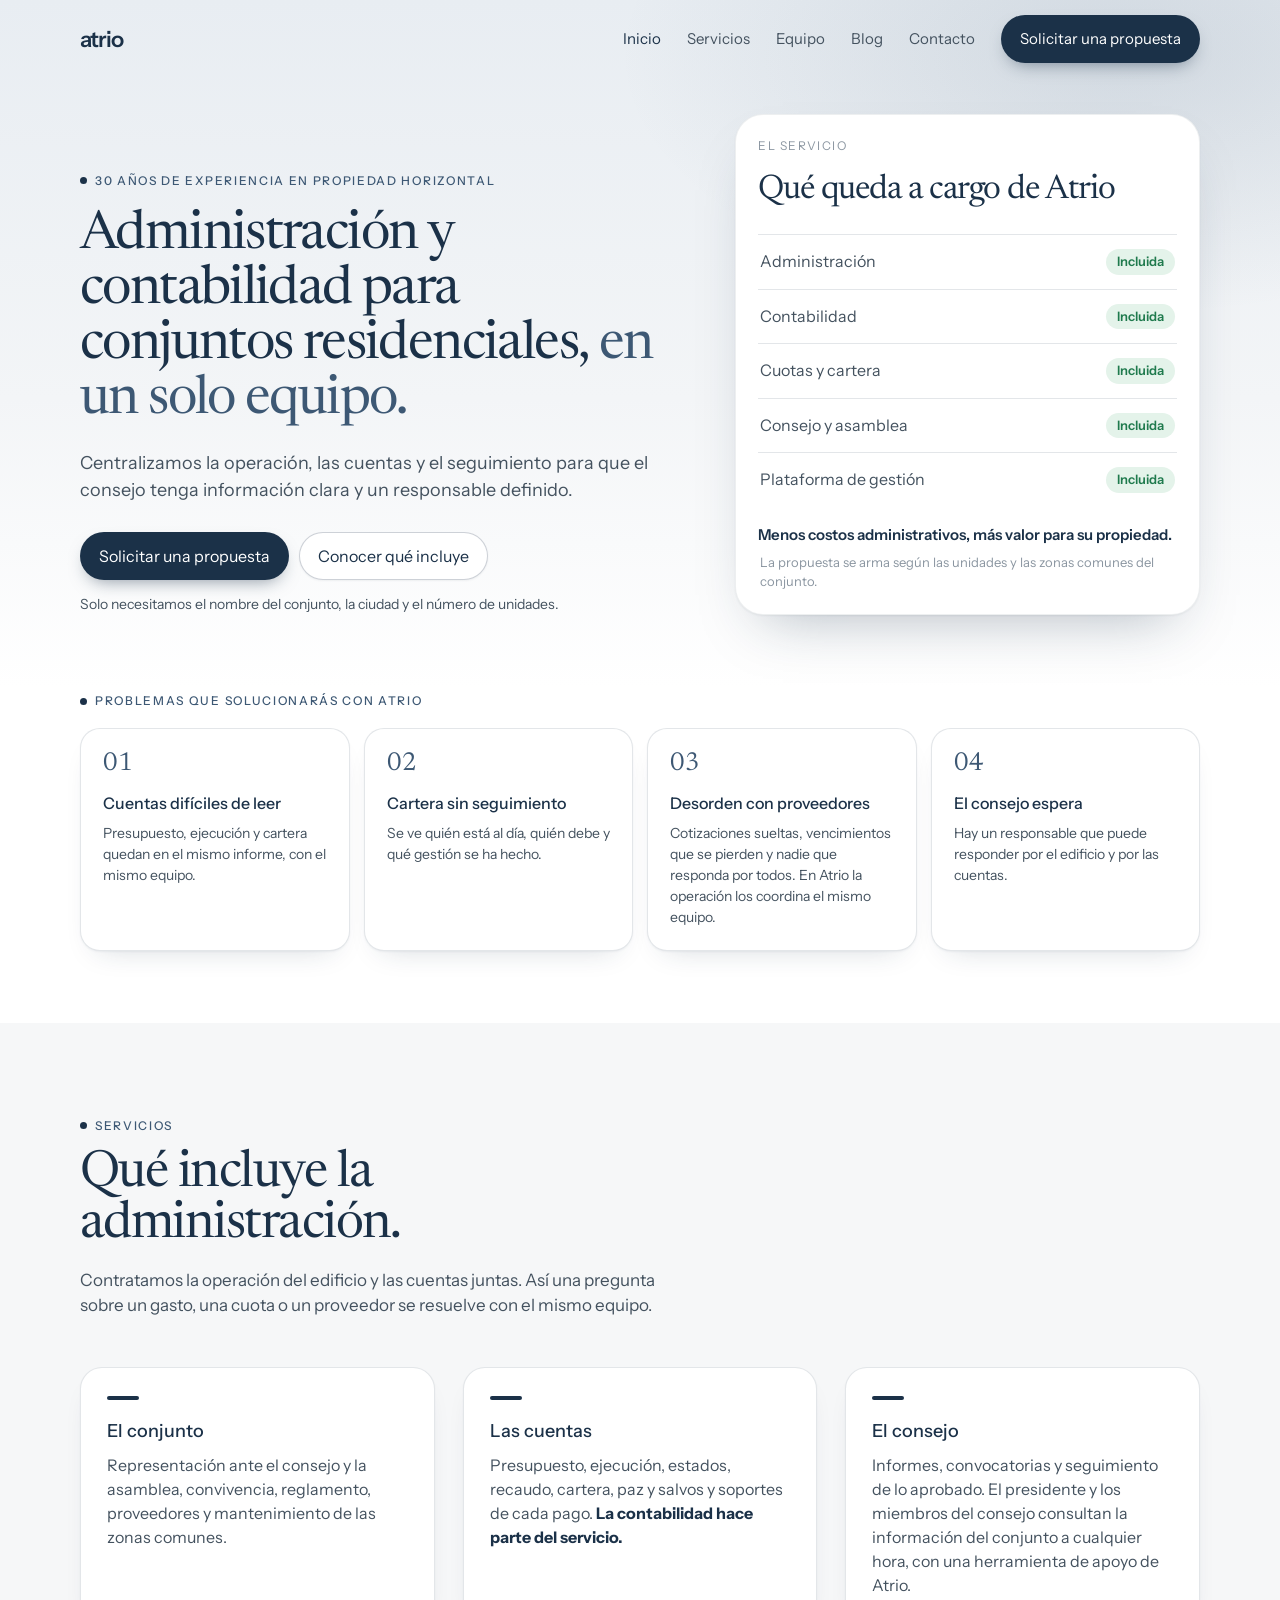
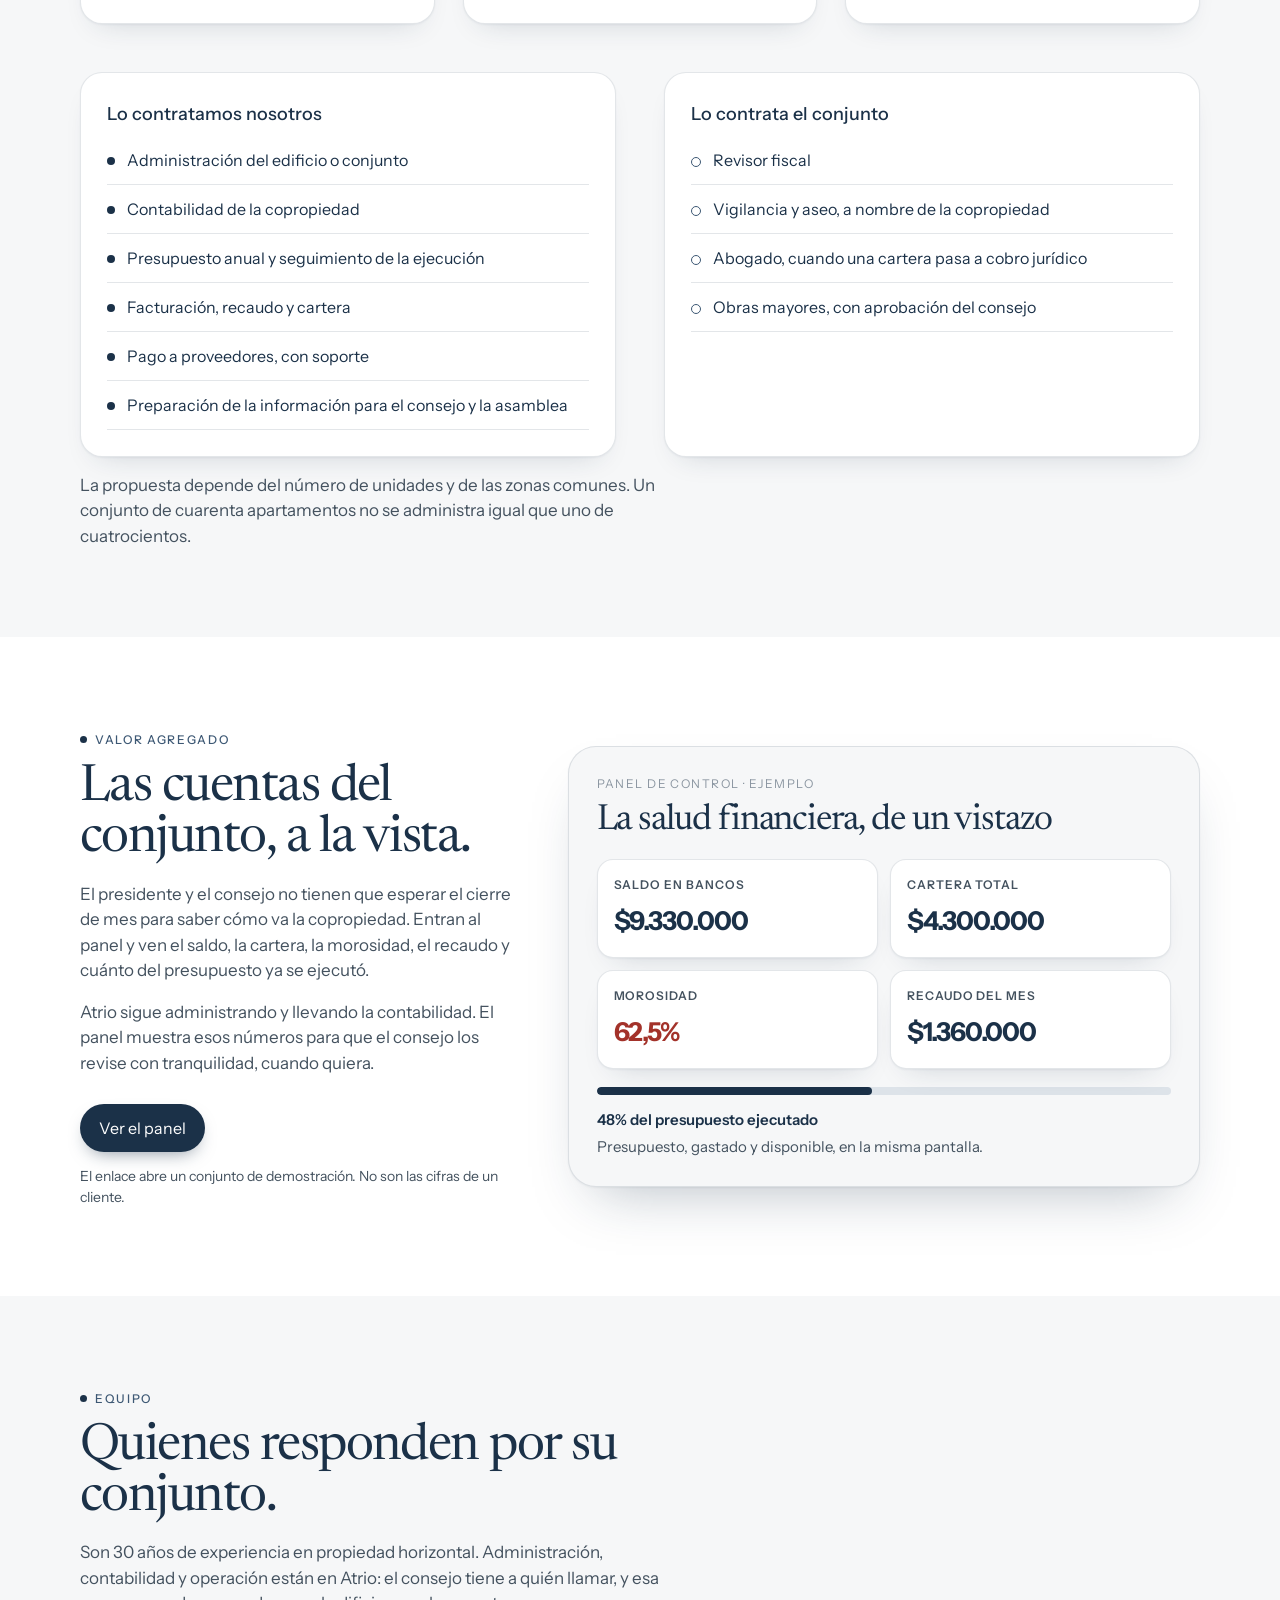
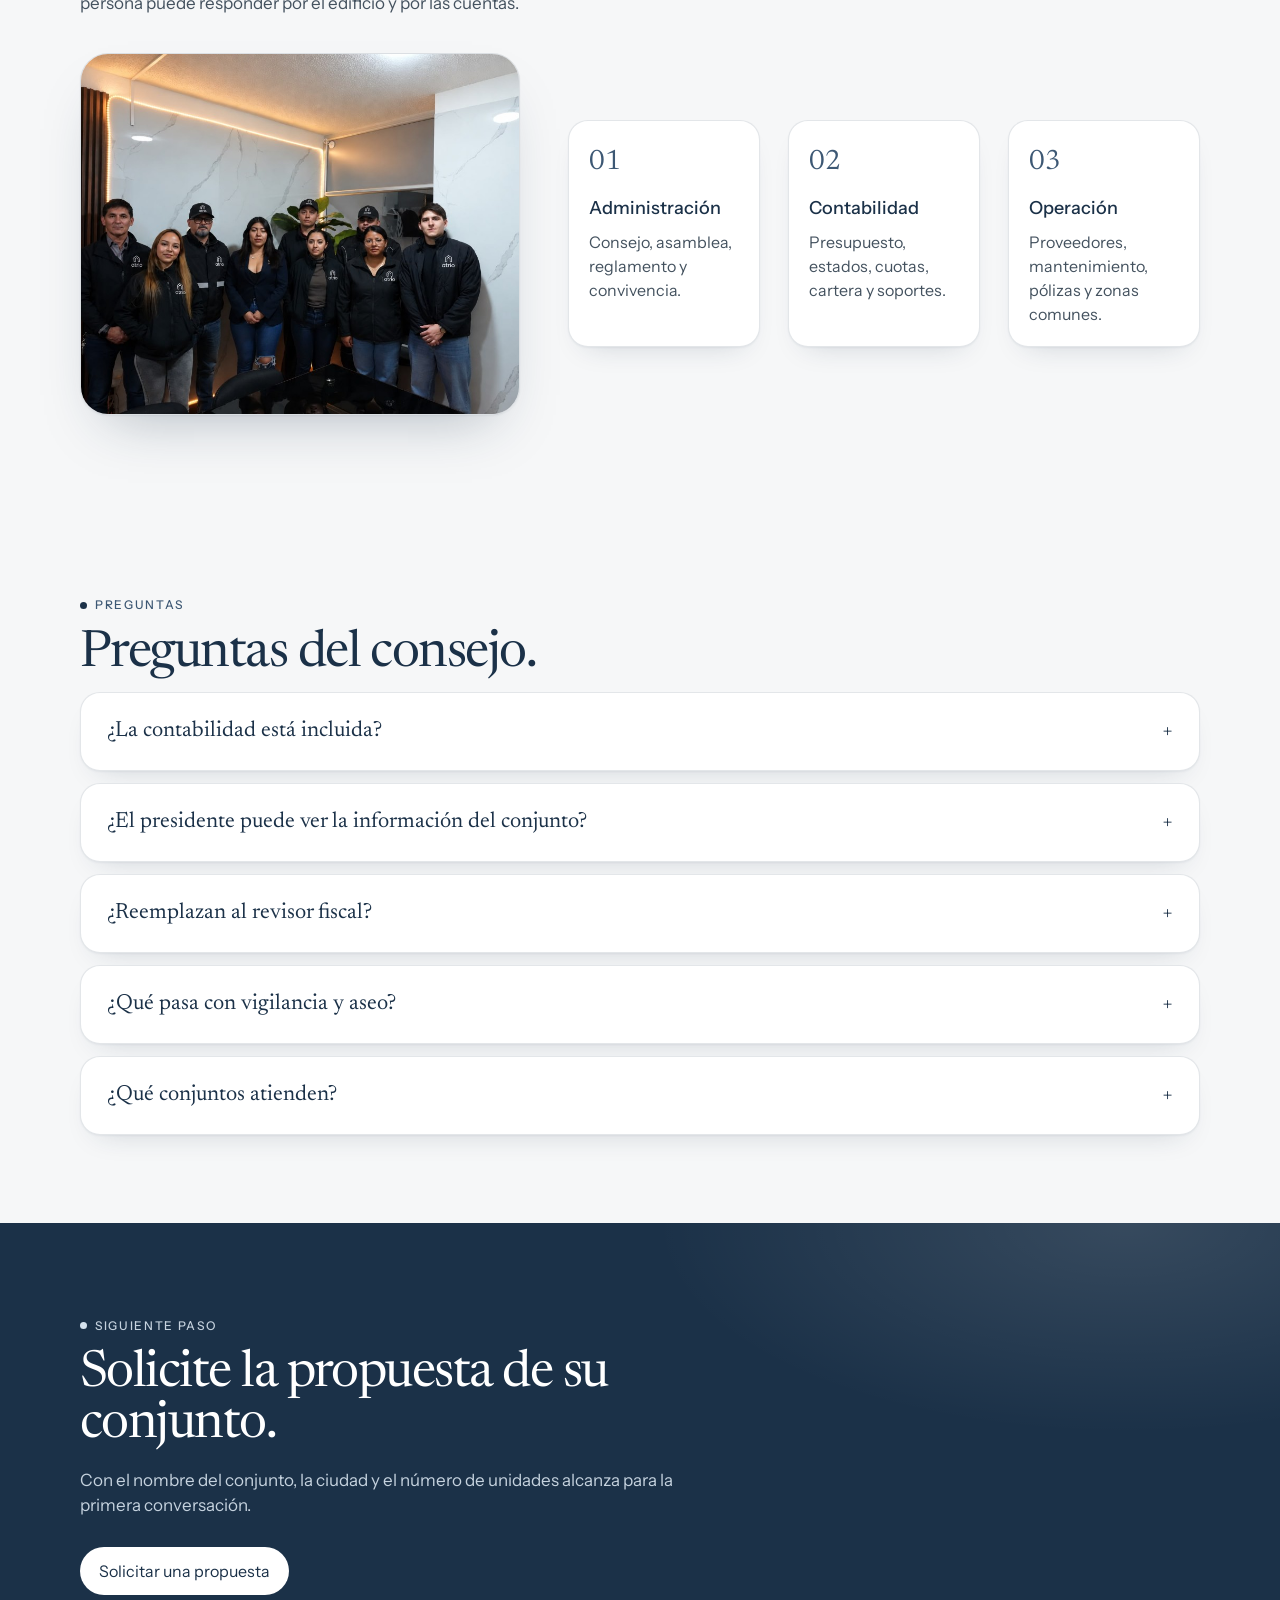
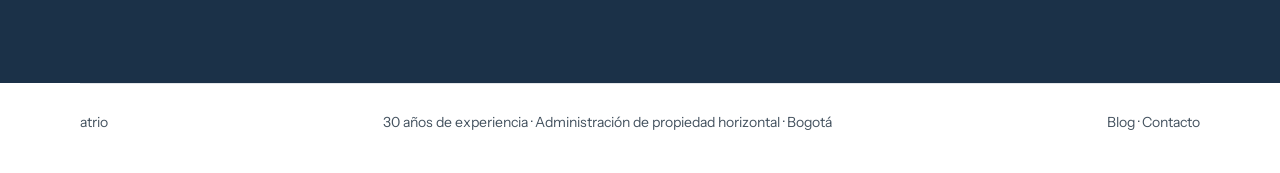
<file: index.html>
<!doctype html>
<html lang="es">
	<head>
		<meta charset="utf-8" />
		<meta name="viewport" content="width=device-width, initial-scale=1" />
		<meta
			name="description"
			content="Administración y contabilidad para conjuntos residenciales, en un solo equipo. 30 años de experiencia en propiedad horizontal en Bogotá y la Sabana."
		/>
		<title>Administración y contabilidad de propiedad horizontal | Atrio</title>
		<link rel="canonical" href="https://adminatrio.com/" />
		<meta property="og:type" content="website" />
		<meta property="og:title" content="Administración y contabilidad de propiedad horizontal | Atrio" />
		<meta property="og:description" content="Administración y contabilidad para conjuntos residenciales, en un solo equipo. 30 años de experiencia en Bogotá y la Sabana." />
		<meta property="og:url" content="https://adminatrio.com/" />
		<meta property="og:image" content="https://adminatrio.com/img/edificios.jpg" />
		<script type="application/ld+json">
			{
				"@context": "https://schema.org",
				"@type": "ProfessionalService",
				"name": "Atrio",
				"url": "https://adminatrio.com/",
				"image": "https://adminatrio.com/img/edificios.jpg",
				"telephone": "+573142192278",
				"email": "hola@adminatrio.com",
				"address": {
					"@type": "PostalAddress",
					"streetAddress": "Calle 148 # 21-50",
					"addressLocality": "Bogotá",
					"addressCountry": "CO"
				},
				"areaServed": ["Bogotá", "La Sabana"]
			}
		</script>
		<link rel="icon" href="favicon.svg?v=2" />
		<link rel="preconnect" href="https://fonts.googleapis.com" />
		<link rel="preconnect" href="https://fonts.gstatic.com" crossorigin />
		<link
			href="https://fonts.googleapis.com/css2?family=Instrument+Sans:wght@400;500;600;700&family=Newsreader:opsz,wght@6..72,400;6..72,500&display=swap"
			rel="stylesheet"
		/>
		<link rel="stylesheet" href="css/site.css" />
	</head>
	<body class="has-cta">
		<div class="intro">
		<div class="shell">
			<header class="top">
				<div class="top-bar">
					<a class="mark" href="index.html">atrio</a>
					<button class="nav-toggle" type="button" aria-expanded="false" aria-controls="nav">Menú</button>
				</div>
				<nav class="nav" id="nav" aria-label="Principal">
					<a href="index.html" aria-current="page">Inicio</a>
					<a href="#servicios">Servicios</a>
					<a href="#equipo">Equipo</a>
					<a href="blog/">Blog</a>
					<a href="contacto.html">Contacto</a>
					<a class="btn btn-navy" href="contacto.html">Solicitar una propuesta</a>
				</nav>
			</header>

			<div class="hero">
				<div>
					<p class="eyebrow">30 años de experiencia en propiedad horizontal</p>
					<h1>Administración y contabilidad para conjuntos residenciales, <span>en un solo equipo.</span></h1>
					<p class="lede">
						Centralizamos la operación, las cuentas y el seguimiento para que el consejo tenga
						información clara y un responsable definido.
					</p>
					<div class="actions">
						<a class="btn btn-navy" href="contacto.html">Solicitar una propuesta</a>
						<a class="btn btn-line" href="#servicios">Conocer qué incluye</a>
					</div>
					<p class="hint">Solo necesitamos el nombre del conjunto, la ciudad y el número de unidades.</p>
				</div>
				<aside class="month">
					<p class="month-kicker">El servicio</p>
					<h2>Qué queda a cargo de Atrio</h2>
					<ul>
						<li><span>Administración</span><b>Incluida</b></li>
						<li><span>Contabilidad</span><b>Incluida</b></li>
						<li><span>Cuotas y cartera</span><b>Incluida</b></li>
						<li><span>Consejo y asamblea</span><b>Incluida</b></li>
						<li><span>Plataforma de gestión</span><b>Incluida</b></li>
					</ul>
					<p class="month-value">Menos costos administrativos, más valor para su propiedad.</p>
					<small>La propuesta se arma según las unidades y las zonas comunes del conjunto.</small>
				</aside>
			</div>
		</div>
		</div>

		<section class="band band-tight">
			<div class="shell">
				<p class="eyebrow">Problemas que solucionarás con Atrio</p>
				<div class="principles">
					<article>
						<h2>Cuentas difíciles de leer</h2>
						<p>Presupuesto, ejecución y cartera quedan en el mismo informe, con el mismo equipo.</p>
					</article>
					<article>
						<h2>Cartera sin seguimiento</h2>
						<p>Se ve quién está al día, quién debe y qué gestión se ha hecho.</p>
					</article>
					<article>
						<h2>Desorden con proveedores</h2>
						<p>Cotizaciones sueltas, vencimientos que se pierden y nadie que responda por todos. En Atrio la operación los coordina el mismo equipo.</p>
					</article>
					<article>
						<h2>El consejo espera</h2>
						<p>Hay un responsable que puede responder por el edificio y por las cuentas.</p>
					</article>
				</div>
			</div>
		</section>

		<section class="band band-alt" id="servicios">
			<div class="shell">
				<p class="eyebrow">Servicios</p>
				<h2 class="section-title">Qué incluye la administración.</h2>
				<p class="section-copy">
					Contratamos la operación del edificio y las cuentas juntas. Así una pregunta sobre un gasto,
					una cuota o un proveedor se resuelve con el mismo equipo.
				</p>
				<div class="cols">
					<article>
						<h3>El conjunto</h3>
						<p>
							Representación ante el consejo y la asamblea, convivencia, reglamento, proveedores y
							mantenimiento de las zonas comunes.
						</p>
					</article>
					<article>
						<h3>Las cuentas</h3>
						<p>
							Presupuesto, ejecución, estados, recaudo, cartera, paz y salvos y soportes de cada
							pago. <strong>La contabilidad hace parte del servicio.</strong>
						</p>
					</article>
					<article>
						<h3>El consejo</h3>
						<p>
							Informes, convocatorias y seguimiento de lo aprobado. El presidente y los miembros del
							consejo consultan la información del conjunto a cualquier hora, con una herramienta de
							apoyo de Atrio.
						</p>
					</article>
				</div>
				<div class="scope">
					<article>
						<h3>Lo contratamos nosotros</h3>
						<ul>
							<li>Administración del edificio o conjunto</li>
							<li>Contabilidad de la copropiedad</li>
							<li>Presupuesto anual y seguimiento de la ejecución</li>
							<li>Facturación, recaudo y cartera</li>
							<li>Pago a proveedores, con soporte</li>
							<li>Preparación de la información para el consejo y la asamblea</li>
						</ul>
					</article>
					<article>
						<h3>Lo contrata el conjunto</h3>
						<ul>
							<li>Revisor fiscal</li>
							<li>Vigilancia y aseo, a nombre de la copropiedad</li>
							<li>Abogado, cuando una cartera pasa a cobro jurídico</li>
							<li>Obras mayores, con aprobación del consejo</li>
						</ul>
					</article>
				</div>
				<p class="section-copy">
					La propuesta depende del número de unidades y de las zonas comunes. Un conjunto de cuarenta
					apartamentos no se administra igual que uno de cuatrocientos.
				</p>
			</div>
		</section>

		<section class="band" id="panel">
			<div class="shell preview">
				<div>
					<p class="eyebrow">Valor agregado</p>
					<h2 class="section-title">Las cuentas del conjunto, a la vista.</h2>
					<p class="section-copy">
						El presidente y el consejo no tienen que esperar el cierre de mes para saber cómo va la
						copropiedad. Entran al panel y ven el saldo, la cartera, la morosidad, el recaudo y cuánto
						del presupuesto ya se ejecutó.
					</p>
					<p class="section-copy">
						Atrio sigue administrando y llevando la contabilidad. El panel muestra esos números para
						que el consejo los revise con tranquilidad, cuando quiera.
					</p>
					<div class="actions">
						<a class="btn btn-navy" href="https://atrio-ph.web.app/app">Ver el panel</a>
					</div>
					<p class="hint">El enlace abre un conjunto de demostración. No son las cifras de un cliente.</p>
				</div>
				<aside class="glance" aria-label="Ejemplo del panel de control">
					<p class="month-kicker">Panel de control · ejemplo</p>
					<h3>La salud financiera, de un vistazo</h3>
					<div class="glance-grid">
						<article>
							<span>Saldo en bancos</span>
							<strong>$9.330.000</strong>
						</article>
						<article>
							<span>Cartera total</span>
							<strong>$4.300.000</strong>
						</article>
						<article>
							<span>Morosidad</span>
							<strong class="bad">62,5%</strong>
						</article>
						<article>
							<span>Recaudo del mes</span>
							<strong>$1.360.000</strong>
						</article>
					</div>
					<div class="glance-bar" role="img" aria-label="48% del presupuesto ejecutado"><i style="width: 48%"></i></div>
					<p class="glance-budget"><b>48% del presupuesto ejecutado</b> Presupuesto, gastado y disponible, en la misma pantalla.</p>
				</aside>
			</div>
		</section>

		<section class="band band-alt" id="equipo">
			<div class="shell">
				<p class="eyebrow">Equipo</p>
				<h2 class="section-title">Quienes responden por su conjunto.</h2>
				<p class="section-copy">
					Son 30 años de experiencia en propiedad horizontal. Administración, contabilidad y operación
					están en Atrio: el consejo tiene a quién llamar, y esa persona puede responder por el
					edificio y por las cuentas.
				</p>
				<div class="team-split">
					<figure class="team-photo">
						<img src="equipo.jpg" alt="Equipo de trabajo de Atrio" width="1024" height="682" loading="lazy" />
					</figure>
					<div class="roles">
						<article>
							<span>01</span>
							<h3>Administración</h3>
							<p>Consejo, asamblea, reglamento y convivencia.</p>
						</article>
						<article>
							<span>02</span>
							<h3>Contabilidad</h3>
							<p>Presupuesto, estados, cuotas, cartera y soportes.</p>
						</article>
						<article>
							<span>03</span>
							<h3>Operación</h3>
							<p>Proveedores, mantenimiento, pólizas y zonas comunes.</p>
						</article>
					</div>
				</div>
			</div>
		</section>

		<section class="band band-alt" id="preguntas">
			<div class="shell">
				<p class="eyebrow">Preguntas</p>
				<h2 class="section-title">Preguntas del consejo.</h2>
				<div class="faq">
					<div class="faq-item">
						<button type="button" aria-expanded="false">
							¿La contabilidad está incluida?
							<span>+</span>
						</button>
						<p>
							Sí. Hace parte del servicio de administración. El presupuesto, los estados, la cartera
							y los soportes los lleva Atrio. No es un contador externo al que haya que escribirle
							por separado.
						</p>
					</div>
					<div class="faq-item">
						<button type="button" aria-expanded="false">
							¿El presidente puede ver la información del conjunto?
							<span>+</span>
						</button>
						<p>
							Sí. El presidente y los miembros del consejo tienen acceso para consultar cómo va el
							conjunto a cualquier hora. Es un apoyo de la administración, para no depender de una
							llamada cada vez que necesitan un dato.
						</p>
					</div>
					<div class="faq-item">
						<button type="button" aria-expanded="false">
							¿Reemplazan al revisor fiscal?
							<span>+</span>
						</button>
						<p>
							No. El revisor fiscal controla. Atrio administra y lleva la contabilidad. Conviene que
							sigan siendo funciones distintas.
						</p>
					</div>
					<div class="faq-item">
						<button type="button" aria-expanded="false">
							¿Qué pasa con vigilancia y aseo?
							<span>+</span>
						</button>
						<p>
							Los contrata el conjunto, a su nombre. Atrio los supervisa y le presenta al consejo el
							proveedor, el valor y el vencimiento.
						</p>
					</div>
					<div class="faq-item">
						<button type="button" aria-expanded="false">
							¿Qué conjuntos atienden?
							<span>+</span>
						</button>
						<p>
							Residenciales, mixtos y comerciales en propiedad horizontal. Trabajamos en Bogotá y la Sabana. Si el conjunto está en otra ciudad, cuéntenos y vemos si podemos atenderlo.
						</p>
					</div>
				</div>
			</div>
		</section>

		<section class="band close">
			<div class="shell">
				<p class="eyebrow">Siguiente paso</p>
				<h2 class="section-title">Solicite la propuesta de su conjunto.</h2>
				<p class="section-copy">
					Con el nombre del conjunto, la ciudad y el número de unidades alcanza para la primera conversación.
				</p>
				<div class="actions">
					<a class="btn btn-navy" href="contacto.html">Solicitar una propuesta</a>
				</div>
			</div>
		</section>

		<div class="shell">
			<footer class="footer">
				<span>atrio</span>
				<span>30 años de experiencia · Administración de propiedad horizontal · Bogotá</span>
				<span><a href="blog/">Blog</a> · <a href="contacto.html">Contacto</a></span>
			</footer>
		</div>
		<nav class="mobile-cta" aria-label="Contacto rápido">
			<a class="mc-call" href="tel:+573142192278">Llamar</a>
			<a class="mc-wa" href="https://wa.me/573142192278?text=Hola%2C%20quiero%20una%20propuesta%20de%20administraci%C3%B3n%20para%20mi%20conjunto.">WhatsApp</a>
			<a class="mc-main" href="contacto.html">Solicitar propuesta</a>
		</nav>
		<script src="js/site.js"></script>
	</body>
</html>
</file>
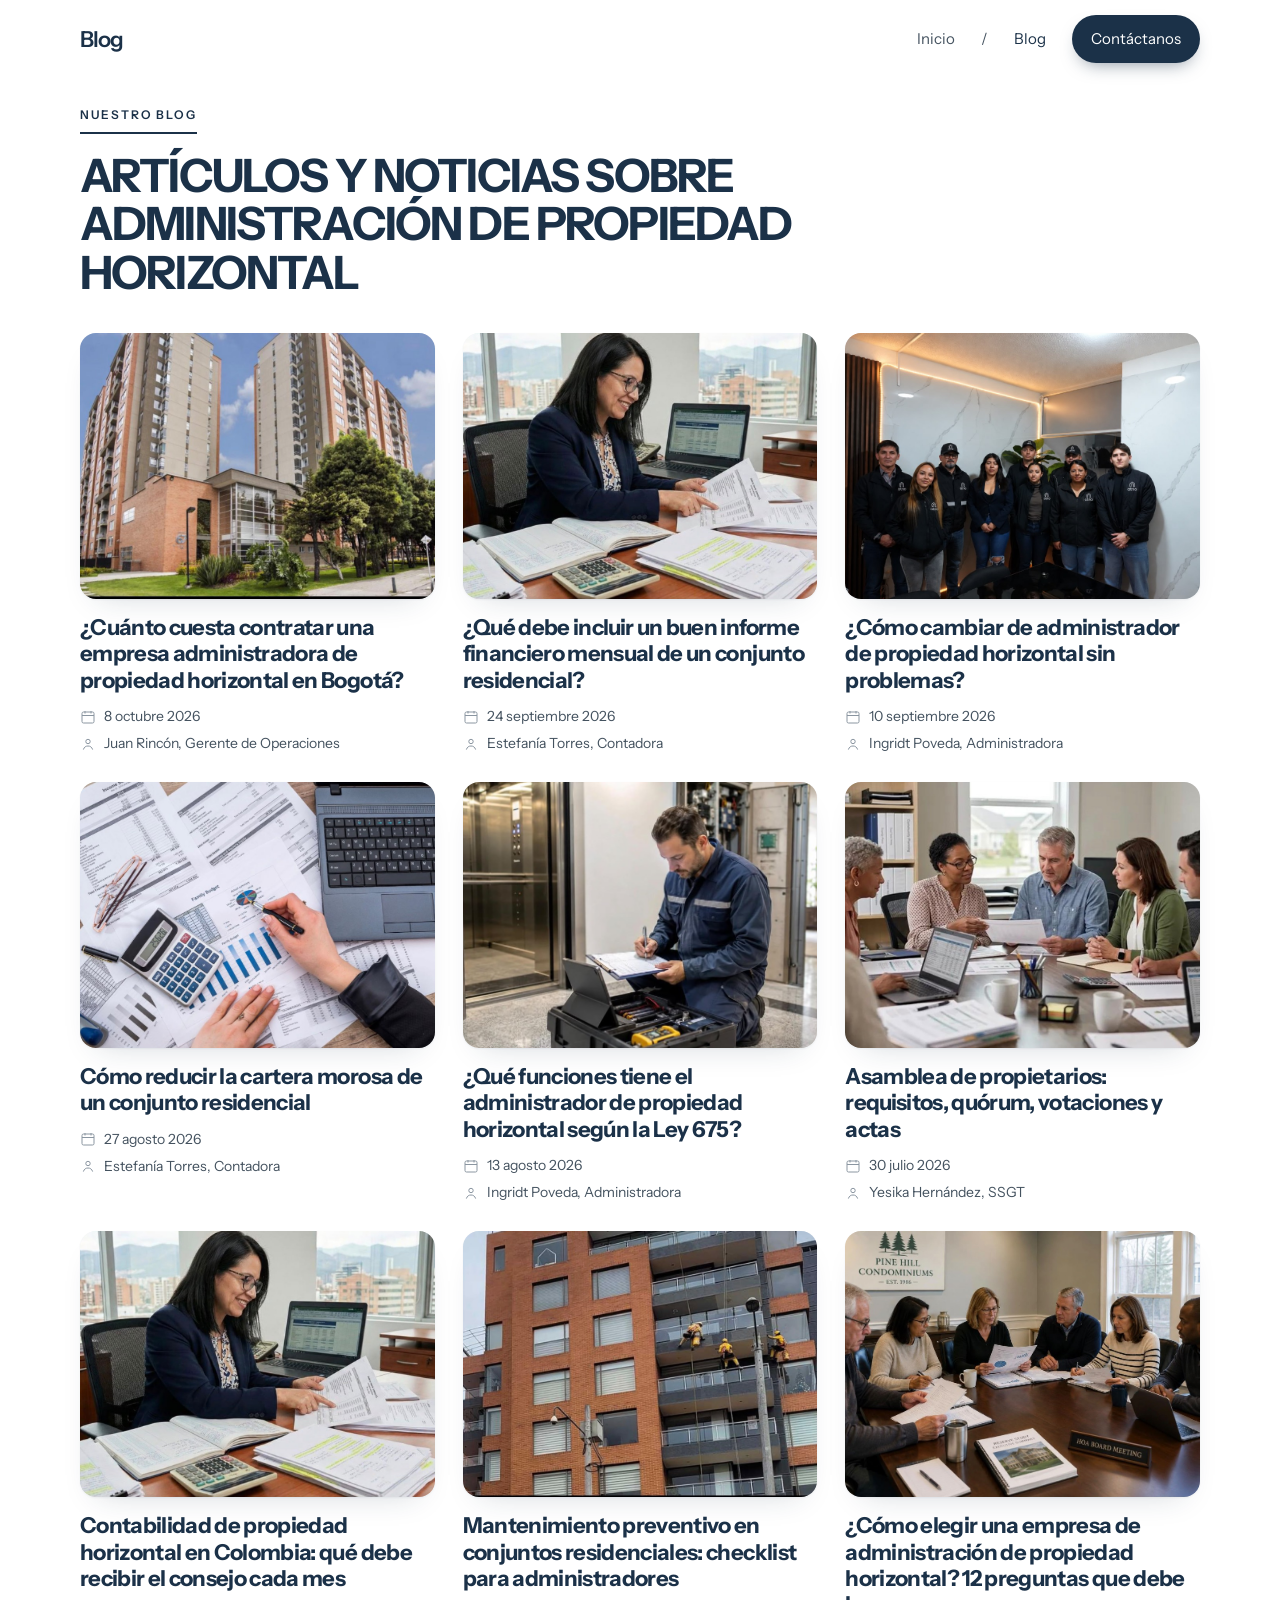
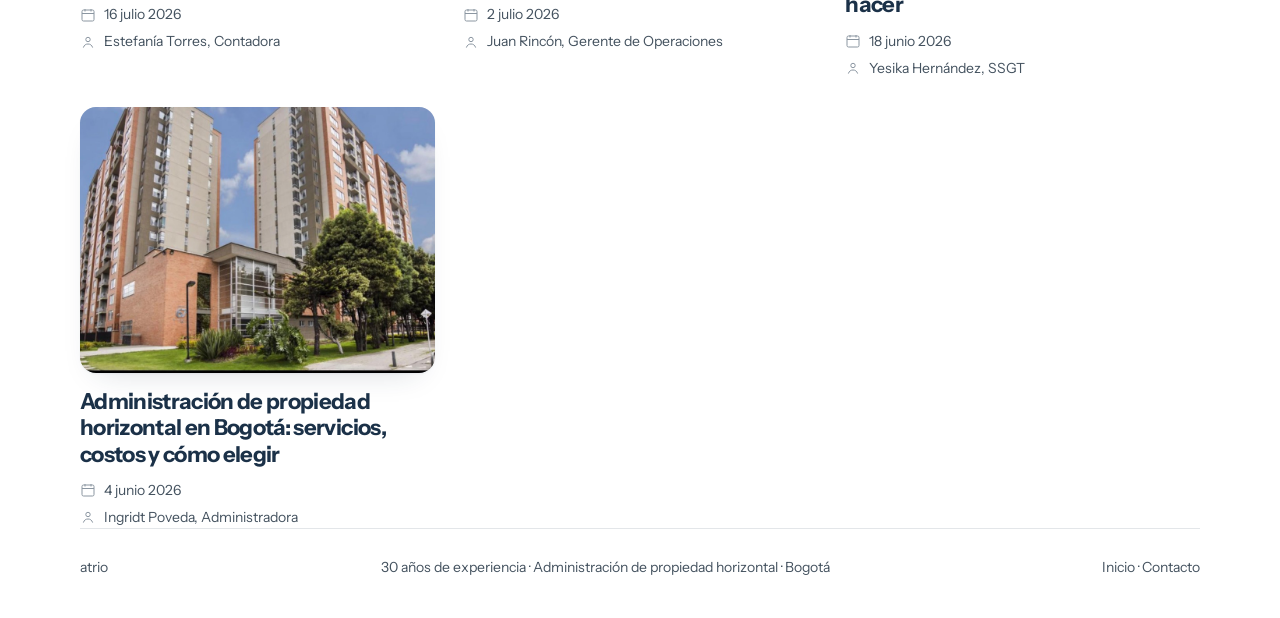
<file: blog/index.html>
<!doctype html>
<html lang="es">
	<head>
		<meta charset="utf-8" />
		<meta name="viewport" content="width=device-width, initial-scale=1" />
		<meta
			name="description"
			content="Artículos de Atrio sobre administración y contabilidad de propiedad horizontal."
		/>
		<title>Blog — Atrio</title>
		<meta property="og:type" content="article" />
		<meta property="og:title" content="Blog — Atrio" />
		<meta property="og:description" content="Artículos de Atrio sobre administración y contabilidad de propiedad horizontal." />
		<meta property="og:url" content="https://adminatrio.com/blog/" />
		<link rel="canonical" href="https://adminatrio.com/blog/" />
		<link rel="icon" href="../favicon.svg?v=2" />
		<link rel="preconnect" href="https://fonts.googleapis.com" />
		<link rel="preconnect" href="https://fonts.gstatic.com" crossorigin />
		<link
			href="https://fonts.googleapis.com/css2?family=Instrument+Sans:wght@400;500;600;700&family=Newsreader:opsz,wght@6..72,400;6..72,500&display=swap"
			rel="stylesheet"
		/>
		<link rel="stylesheet" href="../css/site.css" />
	</head>
	<body class="has-cta">
		<div class="shell">
			<header class="top">
				<div class="top-bar">
					<a class="mark" href="../index.html">Blog</a>
					<button class="nav-toggle" type="button" aria-expanded="false" aria-controls="nav">Menú</button>
				</div>
				<nav class="nav" id="nav" aria-label="Principal">
					<a href="../index.html">Inicio</a>
					<span aria-hidden="true">/</span>
					<a href="index.html" aria-current="page">Blog</a>
					<a class="btn btn-navy" href="../contacto.html">Contáctanos</a>
				</nav>
			</header>

			<p class="blog-kicker">Nuestro blog</p>
			<h1 class="blog-title">Artículos y noticias sobre administración de propiedad horizontal</h1>

			<div class="post-grid">
				<a class="post" href="cuanto-cuesta-administradora-bogota.html">
					<img src="../img/edificios.jpg" alt="Conjunto residencial en Bogotá" />
					<h2>¿Cuánto cuesta contratar una empresa administradora de propiedad horizontal en Bogotá?</h2>
					<p class="post-meta">
						<span>
							<svg width="16" height="16" viewBox="0 0 16 16" fill="none" aria-hidden="true"><rect x="2" y="3" width="12" height="11" rx="1.5" stroke="currentColor"/><path d="M2 6.5h12M5 2v2.5M11 2v2.5" stroke="currentColor"/></svg>
							8 octubre 2026
						</span>
						<span>
							<svg width="16" height="16" viewBox="0 0 16 16" fill="none" aria-hidden="true"><circle cx="8" cy="5.5" r="2.2" stroke="currentColor"/><path d="M3.5 13.2c.7-2.2 2.3-3.2 4.5-3.2s3.8 1 4.5 3.2" stroke="currentColor" stroke-linecap="round"/></svg>
							Juan Rincón, Gerente de Operaciones
						</span>
					</p>
				</a>
				<a class="post" href="informe-financiero-mensual.html">
					<img loading="lazy" decoding="async" src="../img/contadora.jpg" alt="Revisión de estados financieros" />
					<h2>¿Qué debe incluir un buen informe financiero mensual de un conjunto residencial?</h2>
					<p class="post-meta">
						<span>
							<svg width="16" height="16" viewBox="0 0 16 16" fill="none" aria-hidden="true"><rect x="2" y="3" width="12" height="11" rx="1.5" stroke="currentColor"/><path d="M2 6.5h12M5 2v2.5M11 2v2.5" stroke="currentColor"/></svg>
							24 septiembre 2026
						</span>
						<span>
							<svg width="16" height="16" viewBox="0 0 16 16" fill="none" aria-hidden="true"><circle cx="8" cy="5.5" r="2.2" stroke="currentColor"/><path d="M3.5 13.2c.7-2.2 2.3-3.2 4.5-3.2s3.8 1 4.5 3.2" stroke="currentColor" stroke-linecap="round"/></svg>
							Estefanía Torres, Contadora
						</span>
					</p>
				</a>
				<a class="post" href="cambiar-de-administrador.html">
					<img loading="lazy" decoding="async" src="../equipo.jpg" alt="Equipo de Atrio" />
					<h2>¿Cómo cambiar de administrador de propiedad horizontal sin problemas?</h2>
					<p class="post-meta">
						<span>
							<svg width="16" height="16" viewBox="0 0 16 16" fill="none" aria-hidden="true"><rect x="2" y="3" width="12" height="11" rx="1.5" stroke="currentColor"/><path d="M2 6.5h12M5 2v2.5M11 2v2.5" stroke="currentColor"/></svg>
							10 septiembre 2026
						</span>
						<span>
							<svg width="16" height="16" viewBox="0 0 16 16" fill="none" aria-hidden="true"><circle cx="8" cy="5.5" r="2.2" stroke="currentColor"/><path d="M3.5 13.2c.7-2.2 2.3-3.2 4.5-3.2s3.8 1 4.5 3.2" stroke="currentColor" stroke-linecap="round"/></svg>
							Ingridt Poveda, Administradora
						</span>
					</p>
				</a>
				<a class="post" href="reducir-cartera-morosa.html">
					<img loading="lazy" decoding="async" src="../img/cuentas.jpg" alt="Presupuesto, cartera y cuentas del conjunto" />
					<h2>Cómo reducir la cartera morosa de un conjunto residencial</h2>
					<p class="post-meta">
						<span>
							<svg width="16" height="16" viewBox="0 0 16 16" fill="none" aria-hidden="true"><rect x="2" y="3" width="12" height="11" rx="1.5" stroke="currentColor"/><path d="M2 6.5h12M5 2v2.5M11 2v2.5" stroke="currentColor"/></svg>
							27 agosto 2026
						</span>
						<span>
							<svg width="16" height="16" viewBox="0 0 16 16" fill="none" aria-hidden="true"><circle cx="8" cy="5.5" r="2.2" stroke="currentColor"/><path d="M3.5 13.2c.7-2.2 2.3-3.2 4.5-3.2s3.8 1 4.5 3.2" stroke="currentColor" stroke-linecap="round"/></svg>
							Estefanía Torres, Contadora
						</span>
					</p>
				</a>
				<a class="post" href="funciones-del-administrador.html">
					<img loading="lazy" decoding="async" src="../img/ascensor.jpg" alt="Seguimiento técnico de las zonas comunes" />
					<h2>¿Qué funciones tiene el administrador de propiedad horizontal según la Ley 675?</h2>
					<p class="post-meta">
						<span>
							<svg width="16" height="16" viewBox="0 0 16 16" fill="none" aria-hidden="true"><rect x="2" y="3" width="12" height="11" rx="1.5" stroke="currentColor"/><path d="M2 6.5h12M5 2v2.5M11 2v2.5" stroke="currentColor"/></svg>
							13 agosto 2026
						</span>
						<span>
							<svg width="16" height="16" viewBox="0 0 16 16" fill="none" aria-hidden="true"><circle cx="8" cy="5.5" r="2.2" stroke="currentColor"/><path d="M3.5 13.2c.7-2.2 2.3-3.2 4.5-3.2s3.8 1 4.5 3.2" stroke="currentColor" stroke-linecap="round"/></svg>
							Ingridt Poveda, Administradora
						</span>
					</p>
				</a>
				<a class="post" href="asamblea-de-propietarios.html">
					<img loading="lazy" decoding="async" src="../img/consejo.jpg" alt="Reunión del consejo de administración" />
					<h2>Asamblea de propietarios: requisitos, quórum, votaciones y actas</h2>
					<p class="post-meta">
						<span>
							<svg width="16" height="16" viewBox="0 0 16 16" fill="none" aria-hidden="true"><rect x="2" y="3" width="12" height="11" rx="1.5" stroke="currentColor"/><path d="M2 6.5h12M5 2v2.5M11 2v2.5" stroke="currentColor"/></svg>
							30 julio 2026
						</span>
						<span>
							<svg width="16" height="16" viewBox="0 0 16 16" fill="none" aria-hidden="true"><circle cx="8" cy="5.5" r="2.2" stroke="currentColor"/><path d="M3.5 13.2c.7-2.2 2.3-3.2 4.5-3.2s3.8 1 4.5 3.2" stroke="currentColor" stroke-linecap="round"/></svg>
							Yesika Hernández, SSGT
						</span>
					</p>
				</a>
				<a class="post" href="contabilidad-propiedad-horizontal.html">
					<img loading="lazy" decoding="async" src="../img/contadora.jpg" alt="Contabilidad de la copropiedad" />
					<h2>Contabilidad de propiedad horizontal en Colombia: qué debe recibir el consejo cada mes</h2>
					<p class="post-meta">
						<span>
							<svg width="16" height="16" viewBox="0 0 16 16" fill="none" aria-hidden="true"><rect x="2" y="3" width="12" height="11" rx="1.5" stroke="currentColor"/><path d="M2 6.5h12M5 2v2.5M11 2v2.5" stroke="currentColor"/></svg>
							16 julio 2026
						</span>
						<span>
							<svg width="16" height="16" viewBox="0 0 16 16" fill="none" aria-hidden="true"><circle cx="8" cy="5.5" r="2.2" stroke="currentColor"/><path d="M3.5 13.2c.7-2.2 2.3-3.2 4.5-3.2s3.8 1 4.5 3.2" stroke="currentColor" stroke-linecap="round"/></svg>
							Estefanía Torres, Contadora
						</span>
					</p>
				</a>
				<a class="post" href="mantenimiento-preventivo.html">
					<img loading="lazy" decoding="async" src="../img/fachada.jpg" alt="Mantenimiento de la fachada de un conjunto" />
					<h2>Mantenimiento preventivo en conjuntos residenciales: checklist para administradores</h2>
					<p class="post-meta">
						<span>
							<svg width="16" height="16" viewBox="0 0 16 16" fill="none" aria-hidden="true"><rect x="2" y="3" width="12" height="11" rx="1.5" stroke="currentColor"/><path d="M2 6.5h12M5 2v2.5M11 2v2.5" stroke="currentColor"/></svg>
							2 julio 2026
						</span>
						<span>
							<svg width="16" height="16" viewBox="0 0 16 16" fill="none" aria-hidden="true"><circle cx="8" cy="5.5" r="2.2" stroke="currentColor"/><path d="M3.5 13.2c.7-2.2 2.3-3.2 4.5-3.2s3.8 1 4.5 3.2" stroke="currentColor" stroke-linecap="round"/></svg>
							Juan Rincón, Gerente de Operaciones
						</span>
					</p>
				</a>
				<a class="post" href="como-elegir-administradora.html">
					<img loading="lazy" decoding="async" src="../img/asamblea.jpg" alt="Consejo revisando una propuesta de administración" />
					<h2>¿Cómo elegir una empresa de administración de propiedad horizontal? 12 preguntas que debe hacer</h2>
					<p class="post-meta">
						<span>
							<svg width="16" height="16" viewBox="0 0 16 16" fill="none" aria-hidden="true"><rect x="2" y="3" width="12" height="11" rx="1.5" stroke="currentColor"/><path d="M2 6.5h12M5 2v2.5M11 2v2.5" stroke="currentColor"/></svg>
							18 junio 2026
						</span>
						<span>
							<svg width="16" height="16" viewBox="0 0 16 16" fill="none" aria-hidden="true"><circle cx="8" cy="5.5" r="2.2" stroke="currentColor"/><path d="M3.5 13.2c.7-2.2 2.3-3.2 4.5-3.2s3.8 1 4.5 3.2" stroke="currentColor" stroke-linecap="round"/></svg>
							Yesika Hernández, SSGT
						</span>
					</p>
				</a>
				<a class="post" href="administracion-en-bogota.html">
					<img loading="lazy" decoding="async" src="../img/edificios.jpg" alt="Edificios de propiedad horizontal en Bogotá" />
					<h2>Administración de propiedad horizontal en Bogotá: servicios, costos y cómo elegir</h2>
					<p class="post-meta">
						<span>
							<svg width="16" height="16" viewBox="0 0 16 16" fill="none" aria-hidden="true"><rect x="2" y="3" width="12" height="11" rx="1.5" stroke="currentColor"/><path d="M2 6.5h12M5 2v2.5M11 2v2.5" stroke="currentColor"/></svg>
							4 junio 2026
						</span>
						<span>
							<svg width="16" height="16" viewBox="0 0 16 16" fill="none" aria-hidden="true"><circle cx="8" cy="5.5" r="2.2" stroke="currentColor"/><path d="M3.5 13.2c.7-2.2 2.3-3.2 4.5-3.2s3.8 1 4.5 3.2" stroke="currentColor" stroke-linecap="round"/></svg>
							Ingridt Poveda, Administradora
						</span>
					</p>
				</a>
			</div>

			<footer class="footer">
				<span>atrio</span>
				<span>30 años de experiencia · Administración de propiedad horizontal · Bogotá</span>
				<span><a href="../index.html">Inicio</a> · <a href="../contacto.html">Contacto</a></span>
			</footer>
		</div>
		<nav class="mobile-cta" aria-label="Contacto rápido">
			<a class="mc-call" href="tel:+573142192278">Llamar</a>
			<a class="mc-wa" href="https://wa.me/573142192278?text=Hola%2C%20quiero%20una%20propuesta%20de%20administraci%C3%B3n%20para%20mi%20conjunto.">WhatsApp</a>
			<a class="mc-main" href="../contacto.html">Solicitar propuesta</a>
		</nav>
		<script src="../js/site.js"></script>
	</body>
</html>
</file>
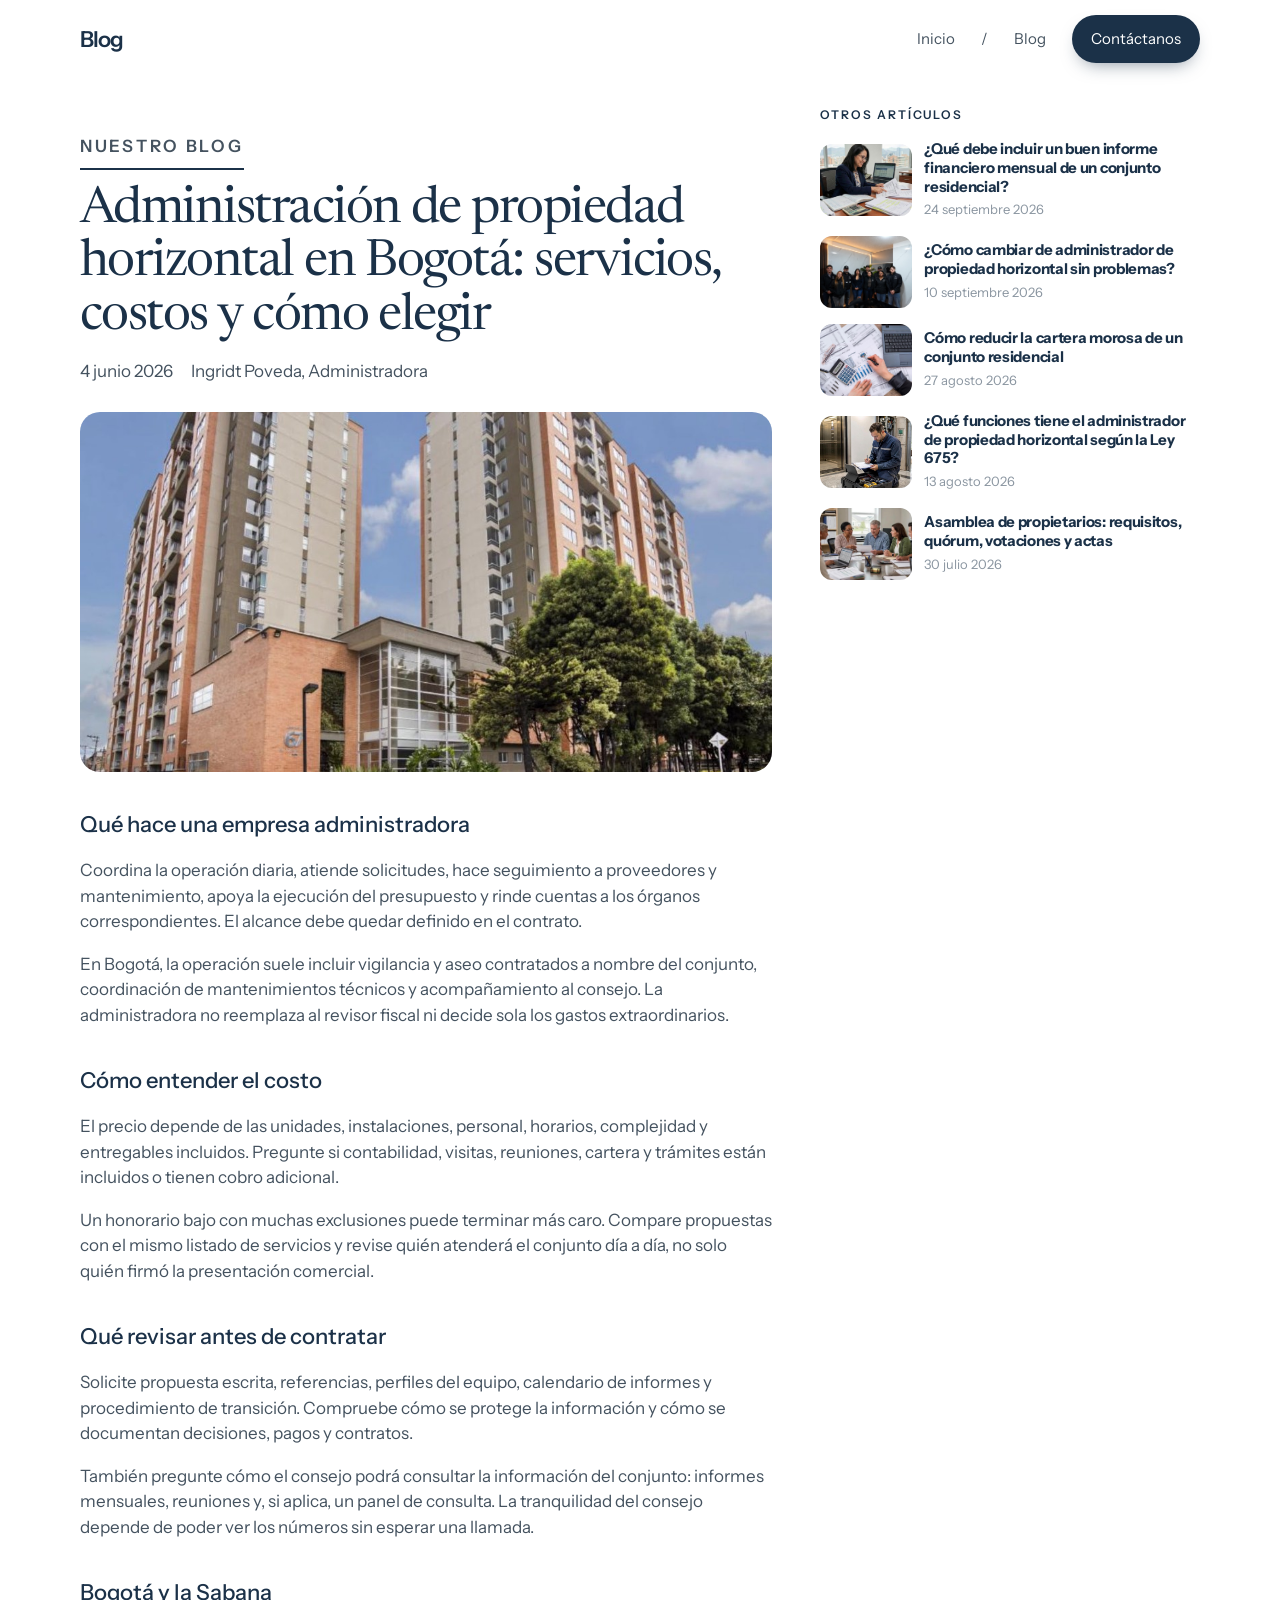
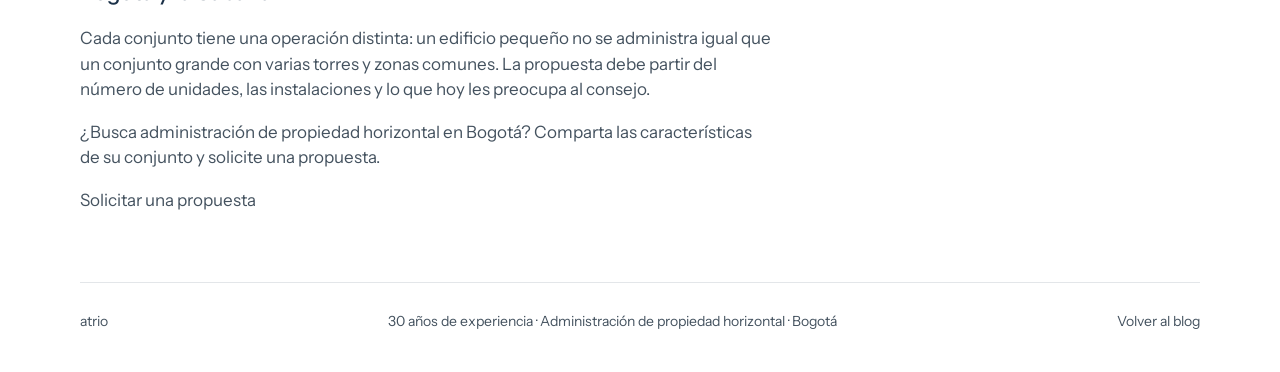
<file: blog/administracion-en-bogota.html>
<!doctype html>
<html lang="es">
	<head>
		<meta charset="utf-8" />
		<meta name="viewport" content="width=device-width, initial-scale=1" />
		<meta name="description" content="Servicios, costos y criterios para elegir administración de propiedad horizontal en Bogotá." />
		<title>Administración de propiedad horizontal en Bogotá: servicios, costos y cómo elegir — Atrio</title>
		<meta property="og:type" content="article" />
		<meta property="og:title" content="Administración de propiedad horizontal en Bogotá: servicios, costos y cómo elegir — Atrio" />
		<meta property="og:description" content="Servicios, costos y criterios para elegir administración de propiedad horizontal en Bogotá." />
		<meta property="og:url" content="https://adminatrio.com/blog/administracion-en-bogota.html" />
		<link rel="canonical" href="https://adminatrio.com/blog/administracion-en-bogota.html" />
		<link rel="icon" href="../favicon.svg?v=2" />
		<link rel="preconnect" href="https://fonts.googleapis.com" />
		<link rel="preconnect" href="https://fonts.gstatic.com" crossorigin />
		<link
			href="https://fonts.googleapis.com/css2?family=Instrument+Sans:wght@400;500;600;700&family=Newsreader:opsz,wght@6..72,400;6..72,500&display=swap"
			rel="stylesheet"
		/>
		<link rel="stylesheet" href="../css/site.css" />
	</head>
	<body class="has-cta">
		<div class="shell">
			<header class="top">
				<div class="top-bar">
					<a class="mark" href="index.html">Blog</a>
					<button class="nav-toggle" type="button" aria-expanded="false" aria-controls="nav">Menú</button>
				</div>
				<nav class="nav" id="nav" aria-label="Principal">
					<a href="../index.html">Inicio</a>
					<span aria-hidden="true">/</span>
					<a href="index.html">Blog</a>
					<a class="btn btn-navy" href="../contacto.html">Contáctanos</a>
				</nav>
			</header>

			<div class="article-layout">
			<article class="prose page-head">
				<p class="blog-kicker">Nuestro blog</p>
				<h1 class="article-title">Administración de propiedad horizontal en Bogotá: servicios, costos y cómo elegir</h1>
				<p class="article-meta"><span>4 junio 2026</span><span>Ingridt Poveda, Administradora</span></p>
				<figure class="article-cover">
					<img src="../img/edificios.jpg" alt="Edificios de propiedad horizontal en Bogotá" />
				</figure>
				<h2>Qué hace una empresa administradora</h2>
				<p>Coordina la operación diaria, atiende solicitudes, hace seguimiento a proveedores y mantenimiento, apoya la ejecución del presupuesto y rinde cuentas a los órganos correspondientes. El alcance debe quedar definido en el contrato.</p>
				<p>En Bogotá, la operación suele incluir vigilancia y aseo contratados a nombre del conjunto, coordinación de mantenimientos técnicos y acompañamiento al consejo. La administradora no reemplaza al revisor fiscal ni decide sola los gastos extraordinarios.</p>
				<h2>Cómo entender el costo</h2>
				<p>El precio depende de las unidades, instalaciones, personal, horarios, complejidad y entregables incluidos. Pregunte si contabilidad, visitas, reuniones, cartera y trámites están incluidos o tienen cobro adicional.</p>
				<p>Un honorario bajo con muchas exclusiones puede terminar más caro. Compare propuestas con el mismo listado de servicios y revise quién atenderá el conjunto día a día, no solo quién firmó la presentación comercial.</p>
				<h2>Qué revisar antes de contratar</h2>
				<p>Solicite propuesta escrita, referencias, perfiles del equipo, calendario de informes y procedimiento de transición. Compruebe cómo se protege la información y cómo se documentan decisiones, pagos y contratos.</p>
				<p>También pregunte cómo el consejo podrá consultar la información del conjunto: informes mensuales, reuniones y, si aplica, un panel de consulta. La tranquilidad del consejo depende de poder ver los números sin esperar una llamada.</p>
				<h2>Bogotá y la Sabana</h2>
				<p>Cada conjunto tiene una operación distinta: un edificio pequeño no se administra igual que un conjunto grande con varias torres y zonas comunes. La propuesta debe partir del número de unidades, las instalaciones y lo que hoy les preocupa al consejo.</p>
				<p>¿Busca administración de propiedad horizontal en Bogotá? Comparta las características de su conjunto y solicite una propuesta.</p>
				<p><a href="../contacto.html">Solicitar una propuesta</a></p>
			</article>
			<aside class="more-posts" aria-label="Otros artículos">
				<p class="more-kicker">Otros artículos</p>
				<a class="more-post" href="informe-financiero-mensual.html">
					<img loading="lazy" decoding="async" src="../img/contadora.jpg" alt="Revisión de estados financieros" />
					<span>
						<strong>¿Qué debe incluir un buen informe financiero mensual de un conjunto residencial?</strong>
						<small>24 septiembre 2026</small>
					</span>
				</a>
				<a class="more-post" href="cambiar-de-administrador.html">
					<img loading="lazy" decoding="async" src="../equipo.jpg" alt="Equipo de Atrio" />
					<span>
						<strong>¿Cómo cambiar de administrador de propiedad horizontal sin problemas?</strong>
						<small>10 septiembre 2026</small>
					</span>
				</a>
				<a class="more-post" href="reducir-cartera-morosa.html">
					<img loading="lazy" decoding="async" src="../img/cuentas.jpg" alt="Presupuesto, cartera y cuentas del conjunto" />
					<span>
						<strong>Cómo reducir la cartera morosa de un conjunto residencial</strong>
						<small>27 agosto 2026</small>
					</span>
				</a>
				<a class="more-post" href="funciones-del-administrador.html">
					<img loading="lazy" decoding="async" src="../img/ascensor.jpg" alt="Seguimiento técnico de las zonas comunes" />
					<span>
						<strong>¿Qué funciones tiene el administrador de propiedad horizontal según la Ley 675?</strong>
						<small>13 agosto 2026</small>
					</span>
				</a>
				<a class="more-post" href="asamblea-de-propietarios.html">
					<img loading="lazy" decoding="async" src="../img/consejo.jpg" alt="Reunión del consejo de administración" />
					<span>
						<strong>Asamblea de propietarios: requisitos, quórum, votaciones y actas</strong>
						<small>30 julio 2026</small>
					</span>
				</a>
			</aside>
			</div>

			<footer class="footer">
				<span>atrio</span>
				<span>30 años de experiencia · Administración de propiedad horizontal · Bogotá</span>
				<span><a href="index.html">Volver al blog</a></span>
			</footer>
		</div>
		<nav class="mobile-cta" aria-label="Contacto rápido">
			<a class="mc-call" href="tel:+573142192278">Llamar</a>
			<a class="mc-wa" href="https://wa.me/573142192278?text=Hola%2C%20quiero%20una%20propuesta%20de%20administraci%C3%B3n%20para%20mi%20conjunto.">WhatsApp</a>
			<a class="mc-main" href="../contacto.html">Solicitar propuesta</a>
		</nav>
		<script src="../js/site.js"></script>
	</body>
</html>
</file>
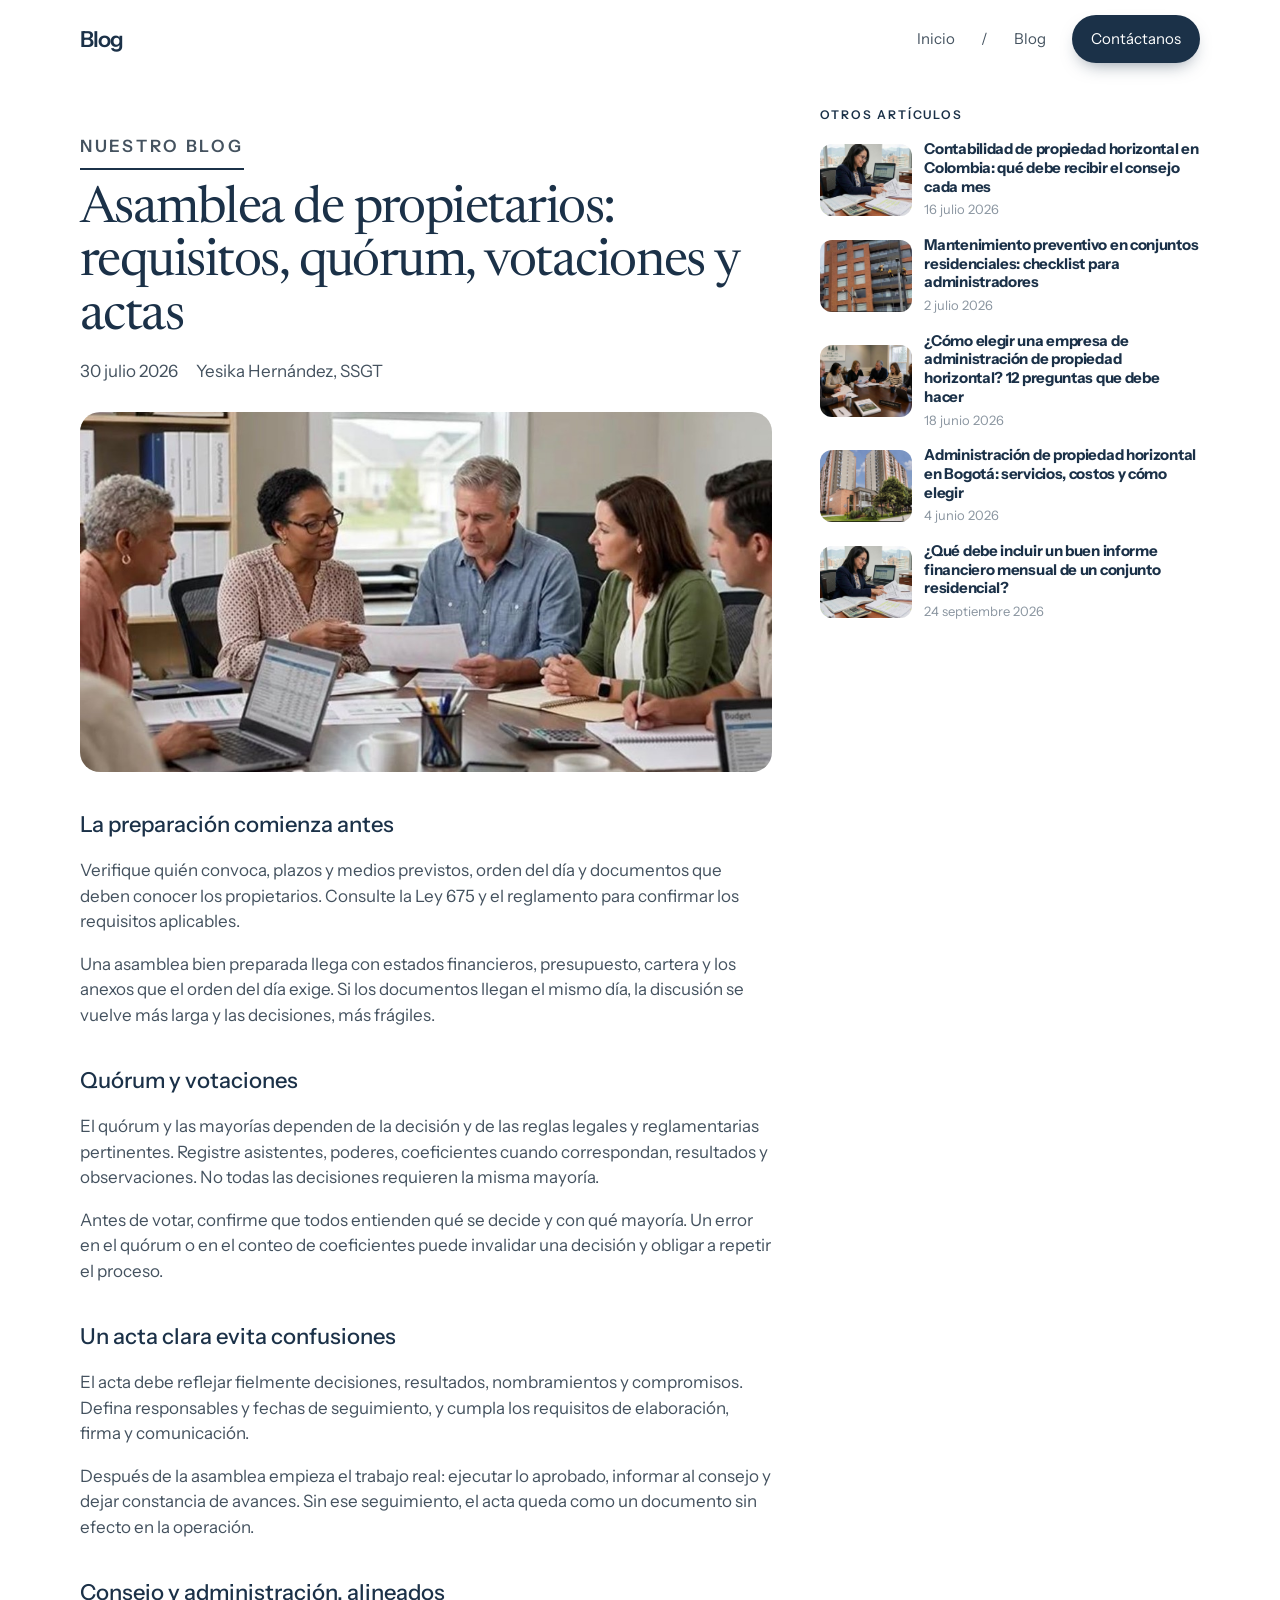
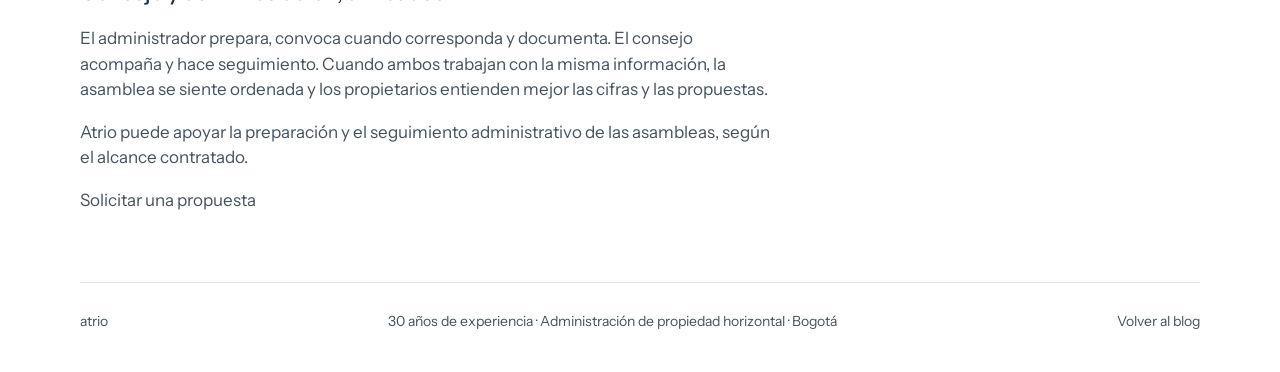
<file: blog/asamblea-de-propietarios.html>
<!doctype html>
<html lang="es">
	<head>
		<meta charset="utf-8" />
		<meta name="viewport" content="width=device-width, initial-scale=1" />
		<meta name="description" content="Requisitos, quórum, votaciones y actas de una asamblea de propietarios en propiedad horizontal." />
		<title>Asamblea de propietarios: requisitos, quórum, votaciones y actas — Atrio</title>
		<meta property="og:type" content="article" />
		<meta property="og:title" content="Asamblea de propietarios: requisitos, quórum, votaciones y actas — Atrio" />
		<meta property="og:description" content="Requisitos, quórum, votaciones y actas de una asamblea de propietarios en propiedad horizontal." />
		<meta property="og:url" content="https://adminatrio.com/blog/asamblea-de-propietarios.html" />
		<link rel="canonical" href="https://adminatrio.com/blog/asamblea-de-propietarios.html" />
		<link rel="icon" href="../favicon.svg?v=2" />
		<link rel="preconnect" href="https://fonts.googleapis.com" />
		<link rel="preconnect" href="https://fonts.gstatic.com" crossorigin />
		<link
			href="https://fonts.googleapis.com/css2?family=Instrument+Sans:wght@400;500;600;700&family=Newsreader:opsz,wght@6..72,400;6..72,500&display=swap"
			rel="stylesheet"
		/>
		<link rel="stylesheet" href="../css/site.css" />
	</head>
	<body class="has-cta">
		<div class="shell">
			<header class="top">
				<div class="top-bar">
					<a class="mark" href="index.html">Blog</a>
					<button class="nav-toggle" type="button" aria-expanded="false" aria-controls="nav">Menú</button>
				</div>
				<nav class="nav" id="nav" aria-label="Principal">
					<a href="../index.html">Inicio</a>
					<span aria-hidden="true">/</span>
					<a href="index.html">Blog</a>
					<a class="btn btn-navy" href="../contacto.html">Contáctanos</a>
				</nav>
			</header>

			<div class="article-layout">
			<article class="prose page-head">
				<p class="blog-kicker">Nuestro blog</p>
				<h1 class="article-title">Asamblea de propietarios: requisitos, quórum, votaciones y actas</h1>
				<p class="article-meta"><span>30 julio 2026</span><span>Yesika Hernández, SSGT</span></p>
				<figure class="article-cover">
					<img src="../img/consejo.jpg" alt="Reunión del consejo de administración" />
				</figure>
				<h2>La preparación comienza antes</h2>
				<p>Verifique quién convoca, plazos y medios previstos, orden del día y documentos que deben conocer los propietarios. Consulte la Ley 675 y el reglamento para confirmar los requisitos aplicables.</p>
				<p>Una asamblea bien preparada llega con estados financieros, presupuesto, cartera y los anexos que el orden del día exige. Si los documentos llegan el mismo día, la discusión se vuelve más larga y las decisiones, más frágiles.</p>
				<h2>Quórum y votaciones</h2>
				<p>El quórum y las mayorías dependen de la decisión y de las reglas legales y reglamentarias pertinentes. Registre asistentes, poderes, coeficientes cuando correspondan, resultados y observaciones. No todas las decisiones requieren la misma mayoría.</p>
				<p>Antes de votar, confirme que todos entienden qué se decide y con qué mayoría. Un error en el quórum o en el conteo de coeficientes puede invalidar una decisión y obligar a repetir el proceso.</p>
				<h2>Un acta clara evita confusiones</h2>
				<p>El acta debe reflejar fielmente decisiones, resultados, nombramientos y compromisos. Defina responsables y fechas de seguimiento, y cumpla los requisitos de elaboración, firma y comunicación.</p>
				<p>Después de la asamblea empieza el trabajo real: ejecutar lo aprobado, informar al consejo y dejar constancia de avances. Sin ese seguimiento, el acta queda como un documento sin efecto en la operación.</p>
				<h2>Consejo y administración, alineados</h2>
				<p>El administrador prepara, convoca cuando corresponda y documenta. El consejo acompaña y hace seguimiento. Cuando ambos trabajan con la misma información, la asamblea se siente ordenada y los propietarios entienden mejor las cifras y las propuestas.</p>
				<p>Atrio puede apoyar la preparación y el seguimiento administrativo de las asambleas, según el alcance contratado.</p>
				<p><a href="../contacto.html">Solicitar una propuesta</a></p>
			</article>
			<aside class="more-posts" aria-label="Otros artículos">
				<p class="more-kicker">Otros artículos</p>
				<a class="more-post" href="contabilidad-propiedad-horizontal.html">
					<img loading="lazy" decoding="async" src="../img/contadora.jpg" alt="Contabilidad de la copropiedad" />
					<span>
						<strong>Contabilidad de propiedad horizontal en Colombia: qué debe recibir el consejo cada mes</strong>
						<small>16 julio 2026</small>
					</span>
				</a>
				<a class="more-post" href="mantenimiento-preventivo.html">
					<img loading="lazy" decoding="async" src="../img/fachada.jpg" alt="Mantenimiento de la fachada de un conjunto" />
					<span>
						<strong>Mantenimiento preventivo en conjuntos residenciales: checklist para administradores</strong>
						<small>2 julio 2026</small>
					</span>
				</a>
				<a class="more-post" href="como-elegir-administradora.html">
					<img loading="lazy" decoding="async" src="../img/asamblea.jpg" alt="Consejo revisando una propuesta de administración" />
					<span>
						<strong>¿Cómo elegir una empresa de administración de propiedad horizontal? 12 preguntas que debe hacer</strong>
						<small>18 junio 2026</small>
					</span>
				</a>
				<a class="more-post" href="administracion-en-bogota.html">
					<img loading="lazy" decoding="async" src="../img/edificios.jpg" alt="Edificios de propiedad horizontal en Bogotá" />
					<span>
						<strong>Administración de propiedad horizontal en Bogotá: servicios, costos y cómo elegir</strong>
						<small>4 junio 2026</small>
					</span>
				</a>
				<a class="more-post" href="informe-financiero-mensual.html">
					<img loading="lazy" decoding="async" src="../img/contadora.jpg" alt="Revisión de estados financieros" />
					<span>
						<strong>¿Qué debe incluir un buen informe financiero mensual de un conjunto residencial?</strong>
						<small>24 septiembre 2026</small>
					</span>
				</a>
			</aside>
			</div>

			<footer class="footer">
				<span>atrio</span>
				<span>30 años de experiencia · Administración de propiedad horizontal · Bogotá</span>
				<span><a href="index.html">Volver al blog</a></span>
			</footer>
		</div>
		<nav class="mobile-cta" aria-label="Contacto rápido">
			<a class="mc-call" href="tel:+573142192278">Llamar</a>
			<a class="mc-wa" href="https://wa.me/573142192278?text=Hola%2C%20quiero%20una%20propuesta%20de%20administraci%C3%B3n%20para%20mi%20conjunto.">WhatsApp</a>
			<a class="mc-main" href="../contacto.html">Solicitar propuesta</a>
		</nav>
		<script src="../js/site.js"></script>
	</body>
</html>
</file>
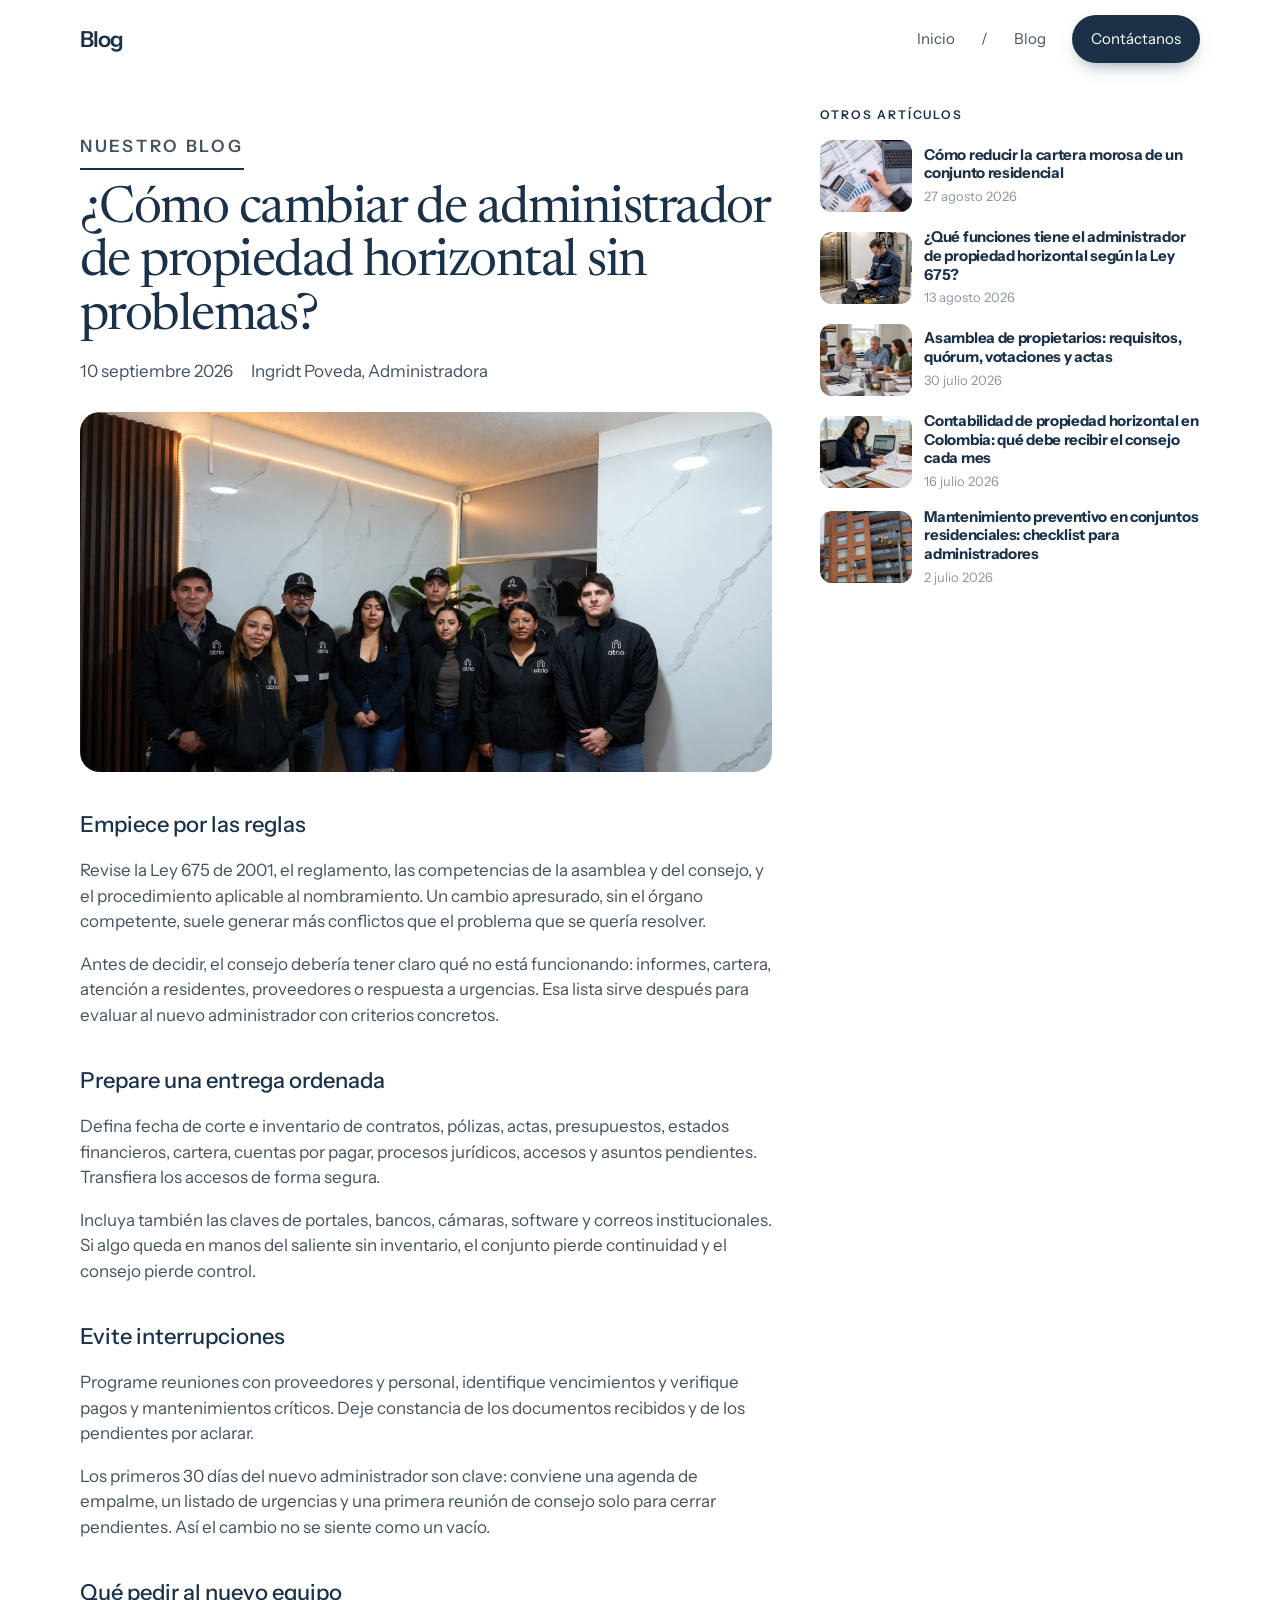
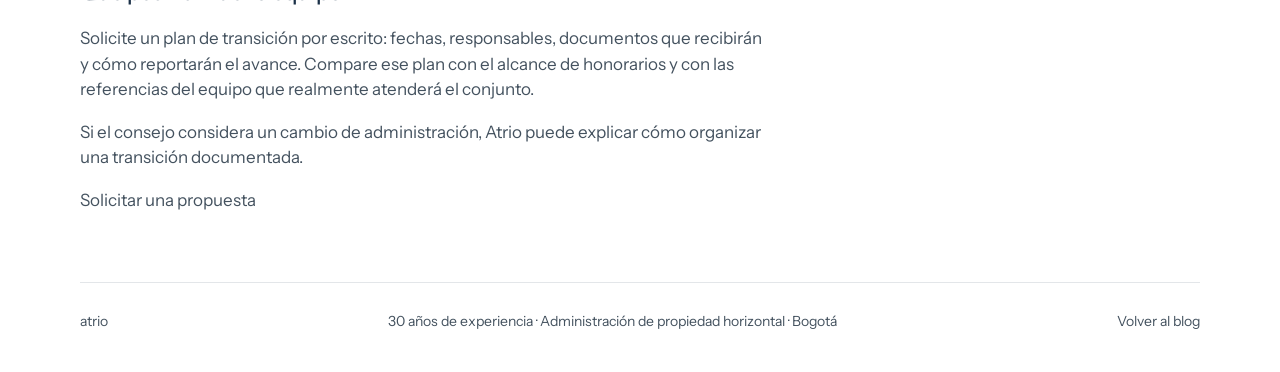
<file: blog/cambiar-de-administrador.html>
<!doctype html>
<html lang="es">
	<head>
		<meta charset="utf-8" />
		<meta name="viewport" content="width=device-width, initial-scale=1" />
		<meta name="description" content="Cómo cambiar de administrador de propiedad horizontal con orden: entrega de información, cuentas y continuidad del conjunto." />
		<title>¿Cómo cambiar de administrador de propiedad horizontal sin problemas? — Atrio</title>
		<meta property="og:type" content="article" />
		<meta property="og:title" content="¿Cómo cambiar de administrador de propiedad horizontal sin problemas? — Atrio" />
		<meta property="og:description" content="Cómo cambiar de administrador de propiedad horizontal con orden: entrega de información, cuentas y continuidad del conjunto." />
		<meta property="og:url" content="https://adminatrio.com/blog/cambiar-de-administrador.html" />
		<link rel="canonical" href="https://adminatrio.com/blog/cambiar-de-administrador.html" />
		<link rel="icon" href="../favicon.svg?v=2" />
		<link rel="preconnect" href="https://fonts.googleapis.com" />
		<link rel="preconnect" href="https://fonts.gstatic.com" crossorigin />
		<link
			href="https://fonts.googleapis.com/css2?family=Instrument+Sans:wght@400;500;600;700&family=Newsreader:opsz,wght@6..72,400;6..72,500&display=swap"
			rel="stylesheet"
		/>
		<link rel="stylesheet" href="../css/site.css" />
	</head>
	<body class="has-cta">
		<div class="shell">
			<header class="top">
				<div class="top-bar">
					<a class="mark" href="index.html">Blog</a>
					<button class="nav-toggle" type="button" aria-expanded="false" aria-controls="nav">Menú</button>
				</div>
				<nav class="nav" id="nav" aria-label="Principal">
					<a href="../index.html">Inicio</a>
					<span aria-hidden="true">/</span>
					<a href="index.html">Blog</a>
					<a class="btn btn-navy" href="../contacto.html">Contáctanos</a>
				</nav>
			</header>

			<div class="article-layout">
			<article class="prose page-head">
				<p class="blog-kicker">Nuestro blog</p>
				<h1 class="article-title">¿Cómo cambiar de administrador de propiedad horizontal sin problemas?</h1>
				<p class="article-meta"><span>10 septiembre 2026</span><span>Ingridt Poveda, Administradora</span></p>
				<figure class="article-cover">
					<img src="../equipo.jpg" alt="Equipo de Atrio" />
				</figure>
				<h2>Empiece por las reglas</h2>
				<p>Revise la Ley 675 de 2001, el reglamento, las competencias de la asamblea y del consejo, y el procedimiento aplicable al nombramiento. Un cambio apresurado, sin el órgano competente, suele generar más conflictos que el problema que se quería resolver.</p>
				<p>Antes de decidir, el consejo debería tener claro qué no está funcionando: informes, cartera, atención a residentes, proveedores o respuesta a urgencias. Esa lista sirve después para evaluar al nuevo administrador con criterios concretos.</p>
				<h2>Prepare una entrega ordenada</h2>
				<p>Defina fecha de corte e inventario de contratos, pólizas, actas, presupuestos, estados financieros, cartera, cuentas por pagar, procesos jurídicos, accesos y asuntos pendientes. Transfiera los accesos de forma segura.</p>
				<p>Incluya también las claves de portales, bancos, cámaras, software y correos institucionales. Si algo queda en manos del saliente sin inventario, el conjunto pierde continuidad y el consejo pierde control.</p>
				<h2>Evite interrupciones</h2>
				<p>Programe reuniones con proveedores y personal, identifique vencimientos y verifique pagos y mantenimientos críticos. Deje constancia de los documentos recibidos y de los pendientes por aclarar.</p>
				<p>Los primeros 30 días del nuevo administrador son clave: conviene una agenda de empalme, un listado de urgencias y una primera reunión de consejo solo para cerrar pendientes. Así el cambio no se siente como un vacío.</p>
				<h2>Qué pedir al nuevo equipo</h2>
				<p>Solicite un plan de transición por escrito: fechas, responsables, documentos que recibirán y cómo reportarán el avance. Compare ese plan con el alcance de honorarios y con las referencias del equipo que realmente atenderá el conjunto.</p>
				<p>Si el consejo considera un cambio de administración, Atrio puede explicar cómo organizar una transición documentada.</p>
				<p><a href="../contacto.html">Solicitar una propuesta</a></p>
			</article>
			<aside class="more-posts" aria-label="Otros artículos">
				<p class="more-kicker">Otros artículos</p>
				<a class="more-post" href="reducir-cartera-morosa.html">
					<img loading="lazy" decoding="async" src="../img/cuentas.jpg" alt="Presupuesto, cartera y cuentas del conjunto" />
					<span>
						<strong>Cómo reducir la cartera morosa de un conjunto residencial</strong>
						<small>27 agosto 2026</small>
					</span>
				</a>
				<a class="more-post" href="funciones-del-administrador.html">
					<img loading="lazy" decoding="async" src="../img/ascensor.jpg" alt="Seguimiento técnico de las zonas comunes" />
					<span>
						<strong>¿Qué funciones tiene el administrador de propiedad horizontal según la Ley 675?</strong>
						<small>13 agosto 2026</small>
					</span>
				</a>
				<a class="more-post" href="asamblea-de-propietarios.html">
					<img loading="lazy" decoding="async" src="../img/consejo.jpg" alt="Reunión del consejo de administración" />
					<span>
						<strong>Asamblea de propietarios: requisitos, quórum, votaciones y actas</strong>
						<small>30 julio 2026</small>
					</span>
				</a>
				<a class="more-post" href="contabilidad-propiedad-horizontal.html">
					<img loading="lazy" decoding="async" src="../img/contadora.jpg" alt="Contabilidad de la copropiedad" />
					<span>
						<strong>Contabilidad de propiedad horizontal en Colombia: qué debe recibir el consejo cada mes</strong>
						<small>16 julio 2026</small>
					</span>
				</a>
				<a class="more-post" href="mantenimiento-preventivo.html">
					<img loading="lazy" decoding="async" src="../img/fachada.jpg" alt="Mantenimiento de la fachada de un conjunto" />
					<span>
						<strong>Mantenimiento preventivo en conjuntos residenciales: checklist para administradores</strong>
						<small>2 julio 2026</small>
					</span>
				</a>
			</aside>
			</div>

			<footer class="footer">
				<span>atrio</span>
				<span>30 años de experiencia · Administración de propiedad horizontal · Bogotá</span>
				<span><a href="index.html">Volver al blog</a></span>
			</footer>
		</div>
		<nav class="mobile-cta" aria-label="Contacto rápido">
			<a class="mc-call" href="tel:+573142192278">Llamar</a>
			<a class="mc-wa" href="https://wa.me/573142192278?text=Hola%2C%20quiero%20una%20propuesta%20de%20administraci%C3%B3n%20para%20mi%20conjunto.">WhatsApp</a>
			<a class="mc-main" href="../contacto.html">Solicitar propuesta</a>
		</nav>
		<script src="../js/site.js"></script>
	</body>
</html>
</file>
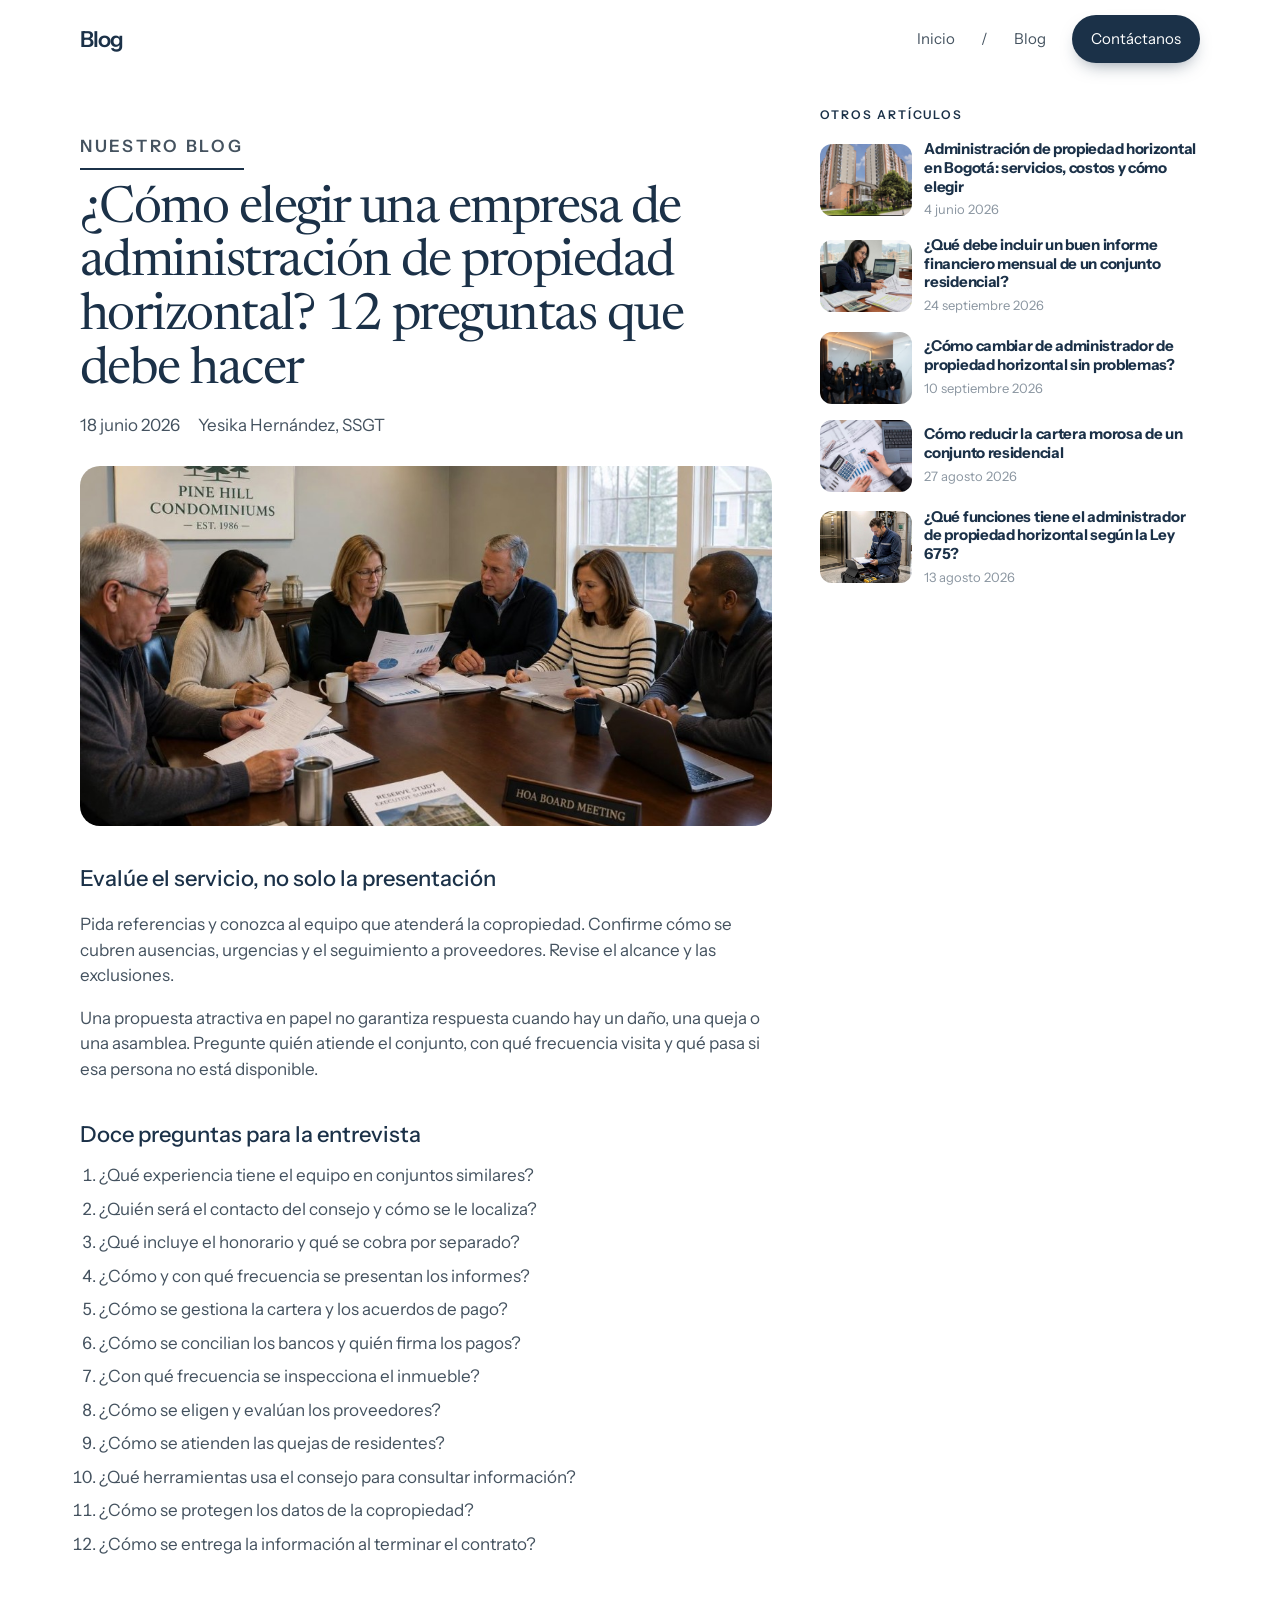
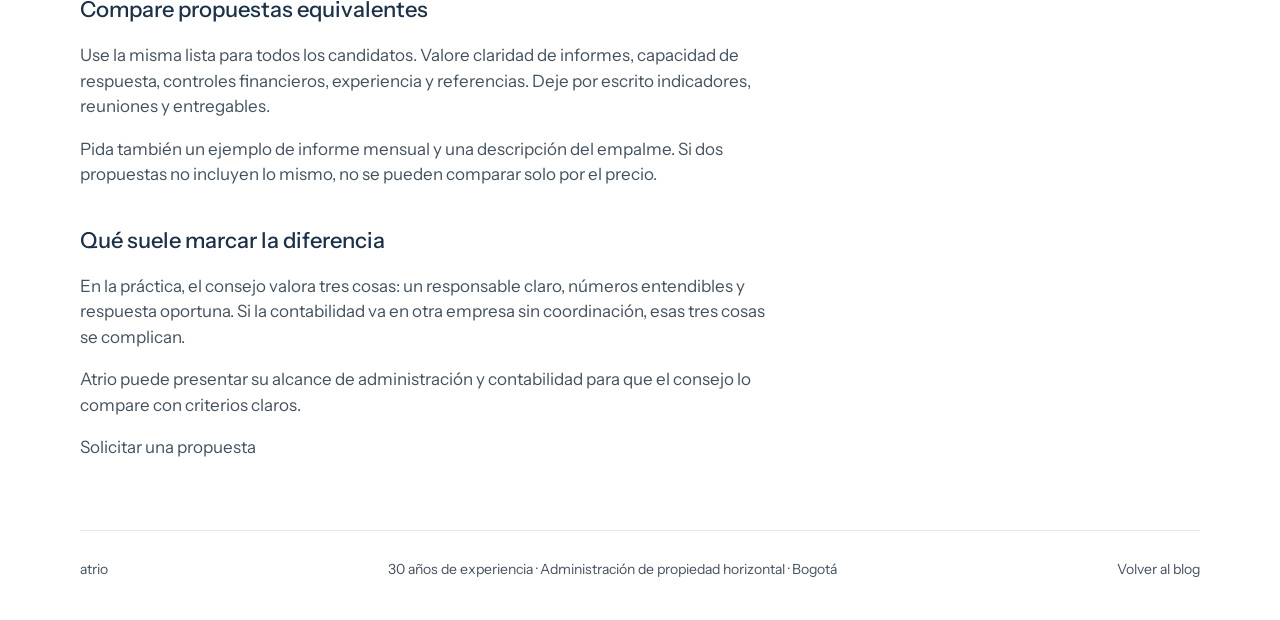
<file: blog/como-elegir-administradora.html>
<!doctype html>
<html lang="es">
	<head>
		<meta charset="utf-8" />
		<meta name="viewport" content="width=device-width, initial-scale=1" />
		<meta name="description" content="Doce preguntas para comparar empresas de administración de propiedad horizontal antes de contratar." />
		<title>¿Cómo elegir una empresa de administración de propiedad horizontal? 12 preguntas que debe hacer — Atrio</title>
		<meta property="og:type" content="article" />
		<meta property="og:title" content="¿Cómo elegir una empresa de administración de propiedad horizontal? 12 preguntas que debe hacer — Atrio" />
		<meta property="og:description" content="Doce preguntas para comparar empresas de administración de propiedad horizontal antes de contratar." />
		<meta property="og:url" content="https://adminatrio.com/blog/como-elegir-administradora.html" />
		<link rel="canonical" href="https://adminatrio.com/blog/como-elegir-administradora.html" />
		<link rel="icon" href="../favicon.svg?v=2" />
		<link rel="preconnect" href="https://fonts.googleapis.com" />
		<link rel="preconnect" href="https://fonts.gstatic.com" crossorigin />
		<link
			href="https://fonts.googleapis.com/css2?family=Instrument+Sans:wght@400;500;600;700&family=Newsreader:opsz,wght@6..72,400;6..72,500&display=swap"
			rel="stylesheet"
		/>
		<link rel="stylesheet" href="../css/site.css" />
	</head>
	<body class="has-cta">
		<div class="shell">
			<header class="top">
				<div class="top-bar">
					<a class="mark" href="index.html">Blog</a>
					<button class="nav-toggle" type="button" aria-expanded="false" aria-controls="nav">Menú</button>
				</div>
				<nav class="nav" id="nav" aria-label="Principal">
					<a href="../index.html">Inicio</a>
					<span aria-hidden="true">/</span>
					<a href="index.html">Blog</a>
					<a class="btn btn-navy" href="../contacto.html">Contáctanos</a>
				</nav>
			</header>

			<div class="article-layout">
			<article class="prose page-head">
				<p class="blog-kicker">Nuestro blog</p>
				<h1 class="article-title">¿Cómo elegir una empresa de administración de propiedad horizontal? 12 preguntas que debe hacer</h1>
				<p class="article-meta"><span>18 junio 2026</span><span>Yesika Hernández, SSGT</span></p>
				<figure class="article-cover">
					<img src="../img/asamblea.jpg" alt="Consejo revisando una propuesta de administración" />
				</figure>
				<h2>Evalúe el servicio, no solo la presentación</h2>
				<p>Pida referencias y conozca al equipo que atenderá la copropiedad. Confirme cómo se cubren ausencias, urgencias y el seguimiento a proveedores. Revise el alcance y las exclusiones.</p>
				<p>Una propuesta atractiva en papel no garantiza respuesta cuando hay un daño, una queja o una asamblea. Pregunte quién atiende el conjunto, con qué frecuencia visita y qué pasa si esa persona no está disponible.</p>
				<h2>Doce preguntas para la entrevista</h2>
				<ol>
					<li>¿Qué experiencia tiene el equipo en conjuntos similares?</li>
					<li>¿Quién será el contacto del consejo y cómo se le localiza?</li>
					<li>¿Qué incluye el honorario y qué se cobra por separado?</li>
					<li>¿Cómo y con qué frecuencia se presentan los informes?</li>
					<li>¿Cómo se gestiona la cartera y los acuerdos de pago?</li>
					<li>¿Cómo se concilian los bancos y quién firma los pagos?</li>
					<li>¿Con qué frecuencia se inspecciona el inmueble?</li>
					<li>¿Cómo se eligen y evalúan los proveedores?</li>
					<li>¿Cómo se atienden las quejas de residentes?</li>
					<li>¿Qué herramientas usa el consejo para consultar información?</li>
					<li>¿Cómo se protegen los datos de la copropiedad?</li>
					<li>¿Cómo se entrega la información al terminar el contrato?</li>
				</ol>
				<h2>Compare propuestas equivalentes</h2>
				<p>Use la misma lista para todos los candidatos. Valore claridad de informes, capacidad de respuesta, controles financieros, experiencia y referencias. Deje por escrito indicadores, reuniones y entregables.</p>
				<p>Pida también un ejemplo de informe mensual y una descripción del empalme. Si dos propuestas no incluyen lo mismo, no se pueden comparar solo por el precio.</p>
				<h2>Qué suele marcar la diferencia</h2>
				<p>En la práctica, el consejo valora tres cosas: un responsable claro, números entendibles y respuesta oportuna. Si la contabilidad va en otra empresa sin coordinación, esas tres cosas se complican.</p>
				<p>Atrio puede presentar su alcance de administración y contabilidad para que el consejo lo compare con criterios claros.</p>
				<p><a href="../contacto.html">Solicitar una propuesta</a></p>
			</article>
			<aside class="more-posts" aria-label="Otros artículos">
				<p class="more-kicker">Otros artículos</p>
				<a class="more-post" href="administracion-en-bogota.html">
					<img loading="lazy" decoding="async" src="../img/edificios.jpg" alt="Edificios de propiedad horizontal en Bogotá" />
					<span>
						<strong>Administración de propiedad horizontal en Bogotá: servicios, costos y cómo elegir</strong>
						<small>4 junio 2026</small>
					</span>
				</a>
				<a class="more-post" href="informe-financiero-mensual.html">
					<img loading="lazy" decoding="async" src="../img/contadora.jpg" alt="Revisión de estados financieros" />
					<span>
						<strong>¿Qué debe incluir un buen informe financiero mensual de un conjunto residencial?</strong>
						<small>24 septiembre 2026</small>
					</span>
				</a>
				<a class="more-post" href="cambiar-de-administrador.html">
					<img loading="lazy" decoding="async" src="../equipo.jpg" alt="Equipo de Atrio" />
					<span>
						<strong>¿Cómo cambiar de administrador de propiedad horizontal sin problemas?</strong>
						<small>10 septiembre 2026</small>
					</span>
				</a>
				<a class="more-post" href="reducir-cartera-morosa.html">
					<img loading="lazy" decoding="async" src="../img/cuentas.jpg" alt="Presupuesto, cartera y cuentas del conjunto" />
					<span>
						<strong>Cómo reducir la cartera morosa de un conjunto residencial</strong>
						<small>27 agosto 2026</small>
					</span>
				</a>
				<a class="more-post" href="funciones-del-administrador.html">
					<img loading="lazy" decoding="async" src="../img/ascensor.jpg" alt="Seguimiento técnico de las zonas comunes" />
					<span>
						<strong>¿Qué funciones tiene el administrador de propiedad horizontal según la Ley 675?</strong>
						<small>13 agosto 2026</small>
					</span>
				</a>
			</aside>
			</div>

			<footer class="footer">
				<span>atrio</span>
				<span>30 años de experiencia · Administración de propiedad horizontal · Bogotá</span>
				<span><a href="index.html">Volver al blog</a></span>
			</footer>
		</div>
		<nav class="mobile-cta" aria-label="Contacto rápido">
			<a class="mc-call" href="tel:+573142192278">Llamar</a>
			<a class="mc-wa" href="https://wa.me/573142192278?text=Hola%2C%20quiero%20una%20propuesta%20de%20administraci%C3%B3n%20para%20mi%20conjunto.">WhatsApp</a>
			<a class="mc-main" href="../contacto.html">Solicitar propuesta</a>
		</nav>
		<script src="../js/site.js"></script>
	</body>
</html>
</file>
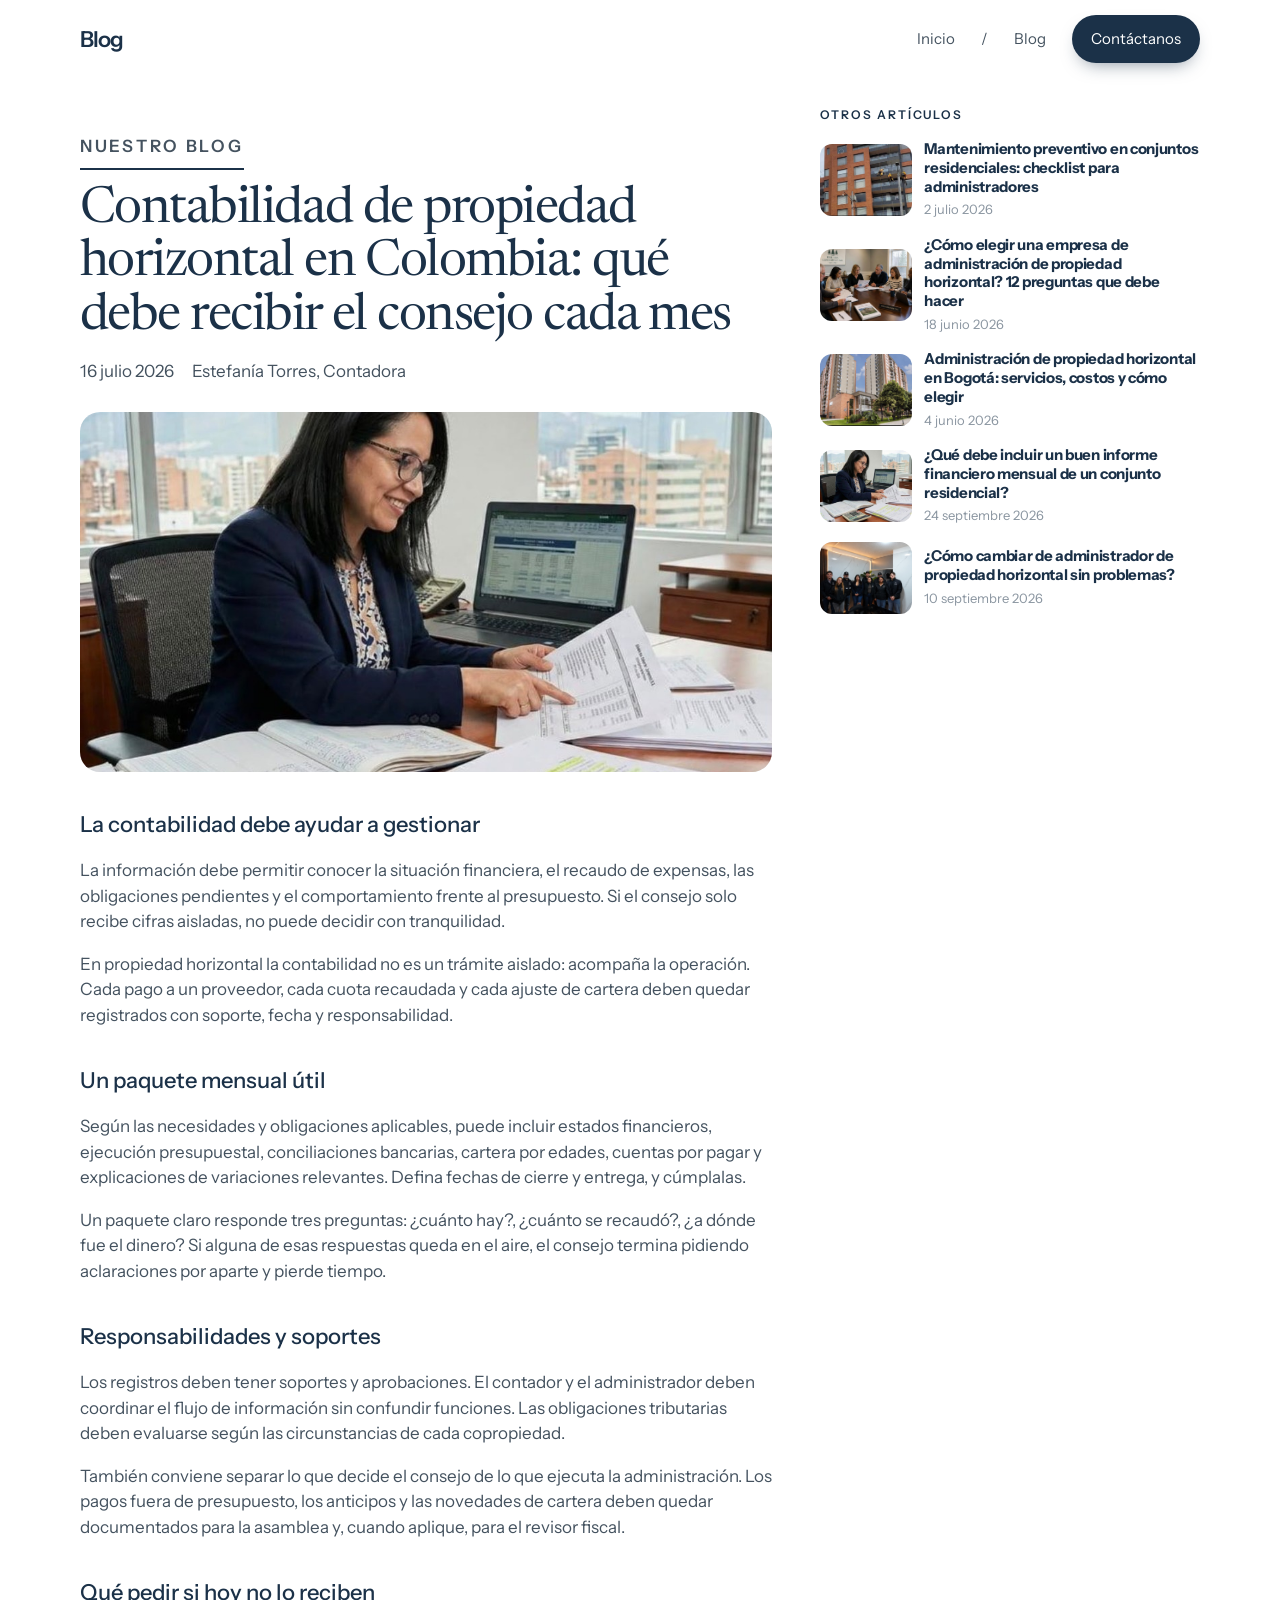
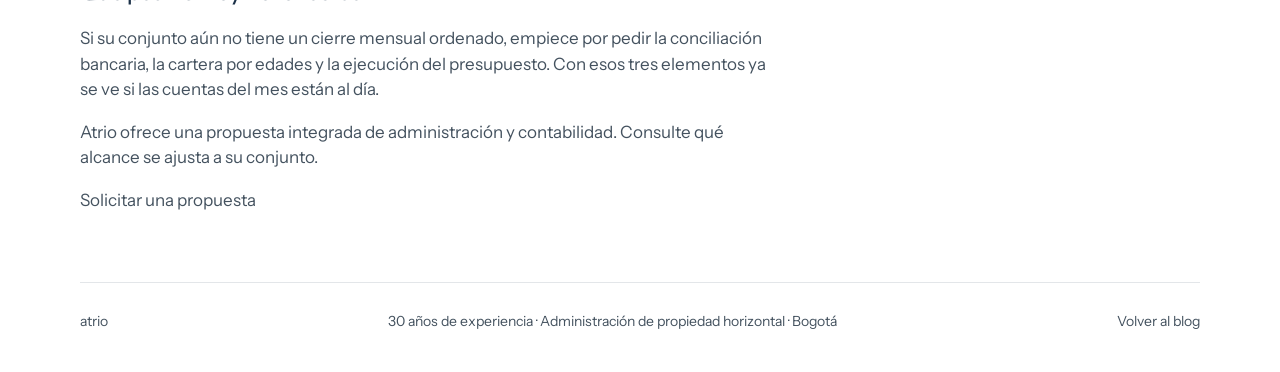
<file: blog/contabilidad-propiedad-horizontal.html>
<!doctype html>
<html lang="es">
	<head>
		<meta charset="utf-8" />
		<meta name="viewport" content="width=device-width, initial-scale=1" />
		<meta name="description" content="Qué información contable debe recibir cada mes el consejo de una copropiedad en Colombia." />
		<title>Contabilidad de propiedad horizontal en Colombia: qué debe recibir el consejo cada mes — Atrio</title>
		<meta property="og:type" content="article" />
		<meta property="og:title" content="Contabilidad de propiedad horizontal en Colombia: qué debe recibir el consejo cada mes — Atrio" />
		<meta property="og:description" content="Qué información contable debe recibir cada mes el consejo de una copropiedad en Colombia." />
		<meta property="og:url" content="https://adminatrio.com/blog/contabilidad-propiedad-horizontal.html" />
		<link rel="canonical" href="https://adminatrio.com/blog/contabilidad-propiedad-horizontal.html" />
		<link rel="icon" href="../favicon.svg?v=2" />
		<link rel="preconnect" href="https://fonts.googleapis.com" />
		<link rel="preconnect" href="https://fonts.gstatic.com" crossorigin />
		<link
			href="https://fonts.googleapis.com/css2?family=Instrument+Sans:wght@400;500;600;700&family=Newsreader:opsz,wght@6..72,400;6..72,500&display=swap"
			rel="stylesheet"
		/>
		<link rel="stylesheet" href="../css/site.css" />
	</head>
	<body class="has-cta">
		<div class="shell">
			<header class="top">
				<div class="top-bar">
					<a class="mark" href="index.html">Blog</a>
					<button class="nav-toggle" type="button" aria-expanded="false" aria-controls="nav">Menú</button>
				</div>
				<nav class="nav" id="nav" aria-label="Principal">
					<a href="../index.html">Inicio</a>
					<span aria-hidden="true">/</span>
					<a href="index.html">Blog</a>
					<a class="btn btn-navy" href="../contacto.html">Contáctanos</a>
				</nav>
			</header>

			<div class="article-layout">
			<article class="prose page-head">
				<p class="blog-kicker">Nuestro blog</p>
				<h1 class="article-title">Contabilidad de propiedad horizontal en Colombia: qué debe recibir el consejo cada mes</h1>
				<p class="article-meta"><span>16 julio 2026</span><span>Estefanía Torres, Contadora</span></p>
				<figure class="article-cover">
					<img src="../img/contadora.jpg" alt="Contabilidad de la copropiedad" />
				</figure>
				<h2>La contabilidad debe ayudar a gestionar</h2>
				<p>La información debe permitir conocer la situación financiera, el recaudo de expensas, las obligaciones pendientes y el comportamiento frente al presupuesto. Si el consejo solo recibe cifras aisladas, no puede decidir con tranquilidad.</p>
				<p>En propiedad horizontal la contabilidad no es un trámite aislado: acompaña la operación. Cada pago a un proveedor, cada cuota recaudada y cada ajuste de cartera deben quedar registrados con soporte, fecha y responsabilidad.</p>
				<h2>Un paquete mensual útil</h2>
				<p>Según las necesidades y obligaciones aplicables, puede incluir estados financieros, ejecución presupuestal, conciliaciones bancarias, cartera por edades, cuentas por pagar y explicaciones de variaciones relevantes. Defina fechas de cierre y entrega, y cúmplalas.</p>
				<p>Un paquete claro responde tres preguntas: ¿cuánto hay?, ¿cuánto se recaudó?, ¿a dónde fue el dinero? Si alguna de esas respuestas queda en el aire, el consejo termina pidiendo aclaraciones por aparte y pierde tiempo.</p>
				<h2>Responsabilidades y soportes</h2>
				<p>Los registros deben tener soportes y aprobaciones. El contador y el administrador deben coordinar el flujo de información sin confundir funciones. Las obligaciones tributarias deben evaluarse según las circunstancias de cada copropiedad.</p>
				<p>También conviene separar lo que decide el consejo de lo que ejecuta la administración. Los pagos fuera de presupuesto, los anticipos y las novedades de cartera deben quedar documentados para la asamblea y, cuando aplique, para el revisor fiscal.</p>
				<h2>Qué pedir si hoy no lo reciben</h2>
				<p>Si su conjunto aún no tiene un cierre mensual ordenado, empiece por pedir la conciliación bancaria, la cartera por edades y la ejecución del presupuesto. Con esos tres elementos ya se ve si las cuentas del mes están al día.</p>
				<p>Atrio ofrece una propuesta integrada de administración y contabilidad. Consulte qué alcance se ajusta a su conjunto.</p>
				<p><a href="../contacto.html">Solicitar una propuesta</a></p>
			</article>
			<aside class="more-posts" aria-label="Otros artículos">
				<p class="more-kicker">Otros artículos</p>
				<a class="more-post" href="mantenimiento-preventivo.html">
					<img loading="lazy" decoding="async" src="../img/fachada.jpg" alt="Mantenimiento de la fachada de un conjunto" />
					<span>
						<strong>Mantenimiento preventivo en conjuntos residenciales: checklist para administradores</strong>
						<small>2 julio 2026</small>
					</span>
				</a>
				<a class="more-post" href="como-elegir-administradora.html">
					<img loading="lazy" decoding="async" src="../img/asamblea.jpg" alt="Consejo revisando una propuesta de administración" />
					<span>
						<strong>¿Cómo elegir una empresa de administración de propiedad horizontal? 12 preguntas que debe hacer</strong>
						<small>18 junio 2026</small>
					</span>
				</a>
				<a class="more-post" href="administracion-en-bogota.html">
					<img loading="lazy" decoding="async" src="../img/edificios.jpg" alt="Edificios de propiedad horizontal en Bogotá" />
					<span>
						<strong>Administración de propiedad horizontal en Bogotá: servicios, costos y cómo elegir</strong>
						<small>4 junio 2026</small>
					</span>
				</a>
				<a class="more-post" href="informe-financiero-mensual.html">
					<img loading="lazy" decoding="async" src="../img/contadora.jpg" alt="Revisión de estados financieros" />
					<span>
						<strong>¿Qué debe incluir un buen informe financiero mensual de un conjunto residencial?</strong>
						<small>24 septiembre 2026</small>
					</span>
				</a>
				<a class="more-post" href="cambiar-de-administrador.html">
					<img loading="lazy" decoding="async" src="../equipo.jpg" alt="Equipo de Atrio" />
					<span>
						<strong>¿Cómo cambiar de administrador de propiedad horizontal sin problemas?</strong>
						<small>10 septiembre 2026</small>
					</span>
				</a>
			</aside>
			</div>

			<footer class="footer">
				<span>atrio</span>
				<span>30 años de experiencia · Administración de propiedad horizontal · Bogotá</span>
				<span><a href="index.html">Volver al blog</a></span>
			</footer>
		</div>
		<nav class="mobile-cta" aria-label="Contacto rápido">
			<a class="mc-call" href="tel:+573142192278">Llamar</a>
			<a class="mc-wa" href="https://wa.me/573142192278?text=Hola%2C%20quiero%20una%20propuesta%20de%20administraci%C3%B3n%20para%20mi%20conjunto.">WhatsApp</a>
			<a class="mc-main" href="../contacto.html">Solicitar propuesta</a>
		</nav>
		<script src="../js/site.js"></script>
	</body>
</html>
</file>
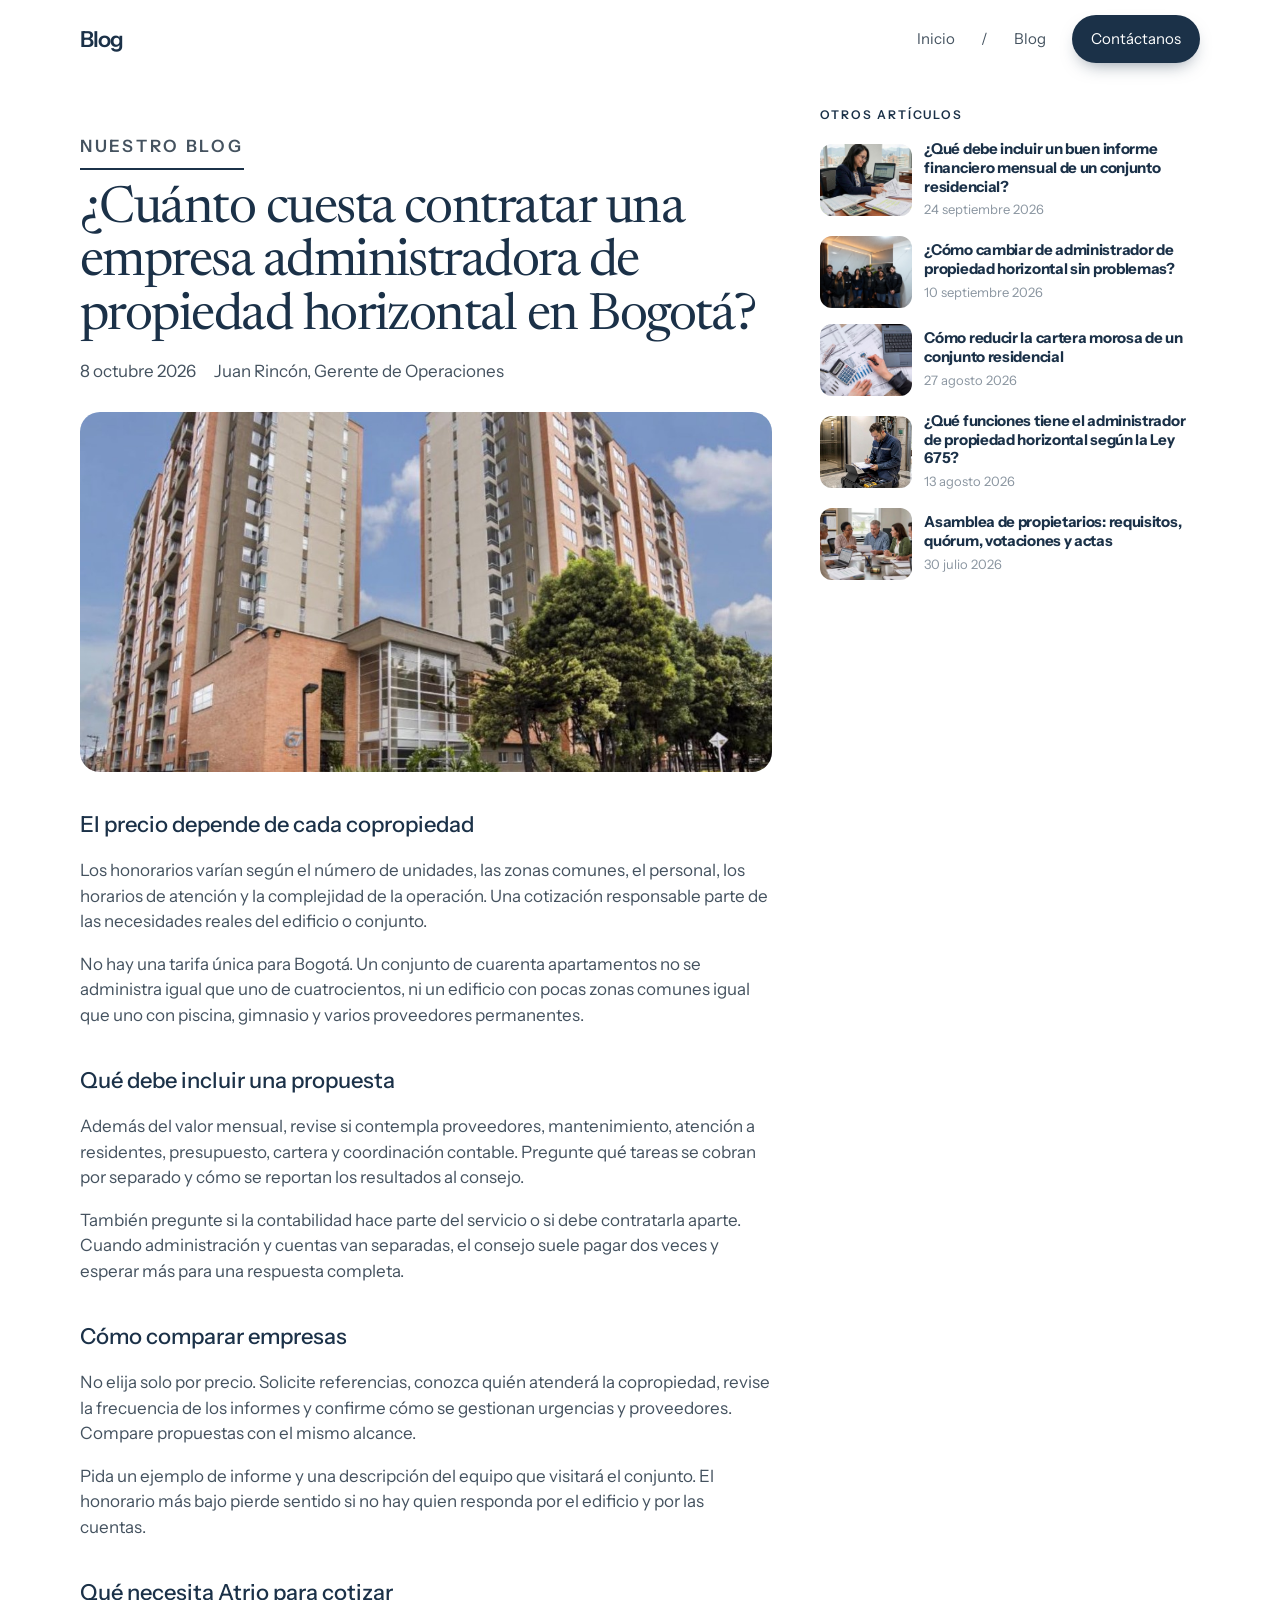
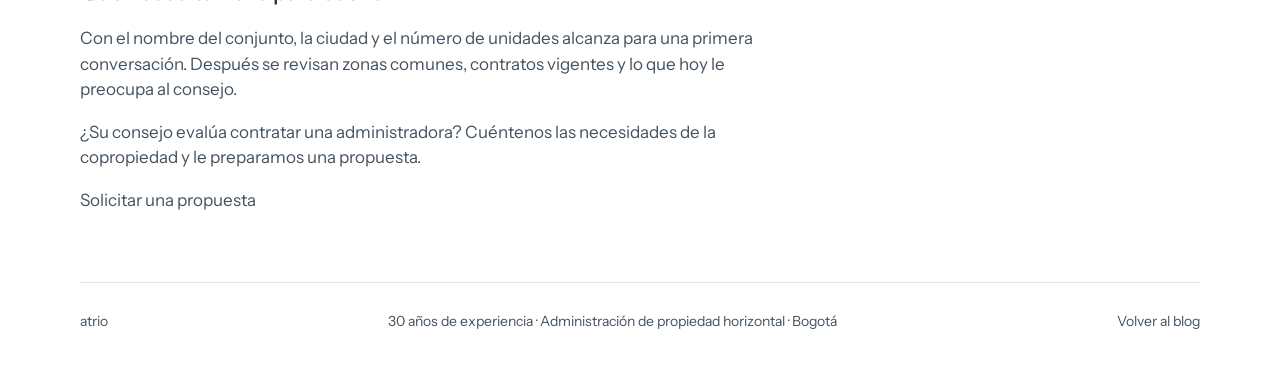
<file: blog/cuanto-cuesta-administradora-bogota.html>
<!doctype html>
<html lang="es">
	<head>
		<meta charset="utf-8" />
		<meta name="viewport" content="width=device-width, initial-scale=1" />
		<meta name="description" content="Qué influye en el costo de contratar una empresa administradora de propiedad horizontal en Bogotá y qué conviene preguntar." />
		<title>¿Cuánto cuesta contratar una empresa administradora de propiedad horizontal en Bogotá? — Atrio</title>
		<meta property="og:type" content="article" />
		<meta property="og:title" content="¿Cuánto cuesta contratar una empresa administradora de propiedad horizontal en Bogotá? — Atrio" />
		<meta property="og:description" content="Qué influye en el costo de contratar una empresa administradora de propiedad horizontal en Bogotá y qué conviene preguntar." />
		<meta property="og:url" content="https://adminatrio.com/blog/cuanto-cuesta-administradora-bogota.html" />
		<link rel="canonical" href="https://adminatrio.com/blog/cuanto-cuesta-administradora-bogota.html" />
		<link rel="icon" href="../favicon.svg?v=2" />
		<link rel="preconnect" href="https://fonts.googleapis.com" />
		<link rel="preconnect" href="https://fonts.gstatic.com" crossorigin />
		<link
			href="https://fonts.googleapis.com/css2?family=Instrument+Sans:wght@400;500;600;700&family=Newsreader:opsz,wght@6..72,400;6..72,500&display=swap"
			rel="stylesheet"
		/>
		<link rel="stylesheet" href="../css/site.css" />
	</head>
	<body class="has-cta">
		<div class="shell">
			<header class="top">
				<div class="top-bar">
					<a class="mark" href="index.html">Blog</a>
					<button class="nav-toggle" type="button" aria-expanded="false" aria-controls="nav">Menú</button>
				</div>
				<nav class="nav" id="nav" aria-label="Principal">
					<a href="../index.html">Inicio</a>
					<span aria-hidden="true">/</span>
					<a href="index.html">Blog</a>
					<a class="btn btn-navy" href="../contacto.html">Contáctanos</a>
				</nav>
			</header>

			<div class="article-layout">
			<article class="prose page-head">
				<p class="blog-kicker">Nuestro blog</p>
				<h1 class="article-title">¿Cuánto cuesta contratar una empresa administradora de propiedad horizontal en Bogotá?</h1>
				<p class="article-meta"><span>8 octubre 2026</span><span>Juan Rincón, Gerente de Operaciones</span></p>
				<figure class="article-cover">
					<img src="../img/edificios.jpg" alt="Conjunto residencial en Bogotá" />
				</figure>
				<h2>El precio depende de cada copropiedad</h2>
				<p>Los honorarios varían según el número de unidades, las zonas comunes, el personal, los horarios de atención y la complejidad de la operación. Una cotización responsable parte de las necesidades reales del edificio o conjunto.</p>
				<p>No hay una tarifa única para Bogotá. Un conjunto de cuarenta apartamentos no se administra igual que uno de cuatrocientos, ni un edificio con pocas zonas comunes igual que uno con piscina, gimnasio y varios proveedores permanentes.</p>
				<h2>Qué debe incluir una propuesta</h2>
				<p>Además del valor mensual, revise si contempla proveedores, mantenimiento, atención a residentes, presupuesto, cartera y coordinación contable. Pregunte qué tareas se cobran por separado y cómo se reportan los resultados al consejo.</p>
				<p>También pregunte si la contabilidad hace parte del servicio o si debe contratarla aparte. Cuando administración y cuentas van separadas, el consejo suele pagar dos veces y esperar más para una respuesta completa.</p>
				<h2>Cómo comparar empresas</h2>
				<p>No elija solo por precio. Solicite referencias, conozca quién atenderá la copropiedad, revise la frecuencia de los informes y confirme cómo se gestionan urgencias y proveedores. Compare propuestas con el mismo alcance.</p>
				<p>Pida un ejemplo de informe y una descripción del equipo que visitará el conjunto. El honorario más bajo pierde sentido si no hay quien responda por el edificio y por las cuentas.</p>
				<h2>Qué necesita Atrio para cotizar</h2>
				<p>Con el nombre del conjunto, la ciudad y el número de unidades alcanza para una primera conversación. Después se revisan zonas comunes, contratos vigentes y lo que hoy le preocupa al consejo.</p>
				<p>¿Su consejo evalúa contratar una administradora? Cuéntenos las necesidades de la copropiedad y le preparamos una propuesta.</p>
				<p><a href="../contacto.html">Solicitar una propuesta</a></p>
			</article>
			<aside class="more-posts" aria-label="Otros artículos">
				<p class="more-kicker">Otros artículos</p>
				<a class="more-post" href="informe-financiero-mensual.html">
					<img loading="lazy" decoding="async" src="../img/contadora.jpg" alt="Revisión de estados financieros" />
					<span>
						<strong>¿Qué debe incluir un buen informe financiero mensual de un conjunto residencial?</strong>
						<small>24 septiembre 2026</small>
					</span>
				</a>
				<a class="more-post" href="cambiar-de-administrador.html">
					<img loading="lazy" decoding="async" src="../equipo.jpg" alt="Equipo de Atrio" />
					<span>
						<strong>¿Cómo cambiar de administrador de propiedad horizontal sin problemas?</strong>
						<small>10 septiembre 2026</small>
					</span>
				</a>
				<a class="more-post" href="reducir-cartera-morosa.html">
					<img loading="lazy" decoding="async" src="../img/cuentas.jpg" alt="Presupuesto, cartera y cuentas del conjunto" />
					<span>
						<strong>Cómo reducir la cartera morosa de un conjunto residencial</strong>
						<small>27 agosto 2026</small>
					</span>
				</a>
				<a class="more-post" href="funciones-del-administrador.html">
					<img loading="lazy" decoding="async" src="../img/ascensor.jpg" alt="Seguimiento técnico de las zonas comunes" />
					<span>
						<strong>¿Qué funciones tiene el administrador de propiedad horizontal según la Ley 675?</strong>
						<small>13 agosto 2026</small>
					</span>
				</a>
				<a class="more-post" href="asamblea-de-propietarios.html">
					<img loading="lazy" decoding="async" src="../img/consejo.jpg" alt="Reunión del consejo de administración" />
					<span>
						<strong>Asamblea de propietarios: requisitos, quórum, votaciones y actas</strong>
						<small>30 julio 2026</small>
					</span>
				</a>
			</aside>
			</div>

			<footer class="footer">
				<span>atrio</span>
				<span>30 años de experiencia · Administración de propiedad horizontal · Bogotá</span>
				<span><a href="index.html">Volver al blog</a></span>
			</footer>
		</div>
		<nav class="mobile-cta" aria-label="Contacto rápido">
			<a class="mc-call" href="tel:+573142192278">Llamar</a>
			<a class="mc-wa" href="https://wa.me/573142192278?text=Hola%2C%20quiero%20una%20propuesta%20de%20administraci%C3%B3n%20para%20mi%20conjunto.">WhatsApp</a>
			<a class="mc-main" href="../contacto.html">Solicitar propuesta</a>
		</nav>
		<script src="../js/site.js"></script>
	</body>
</html>
</file>
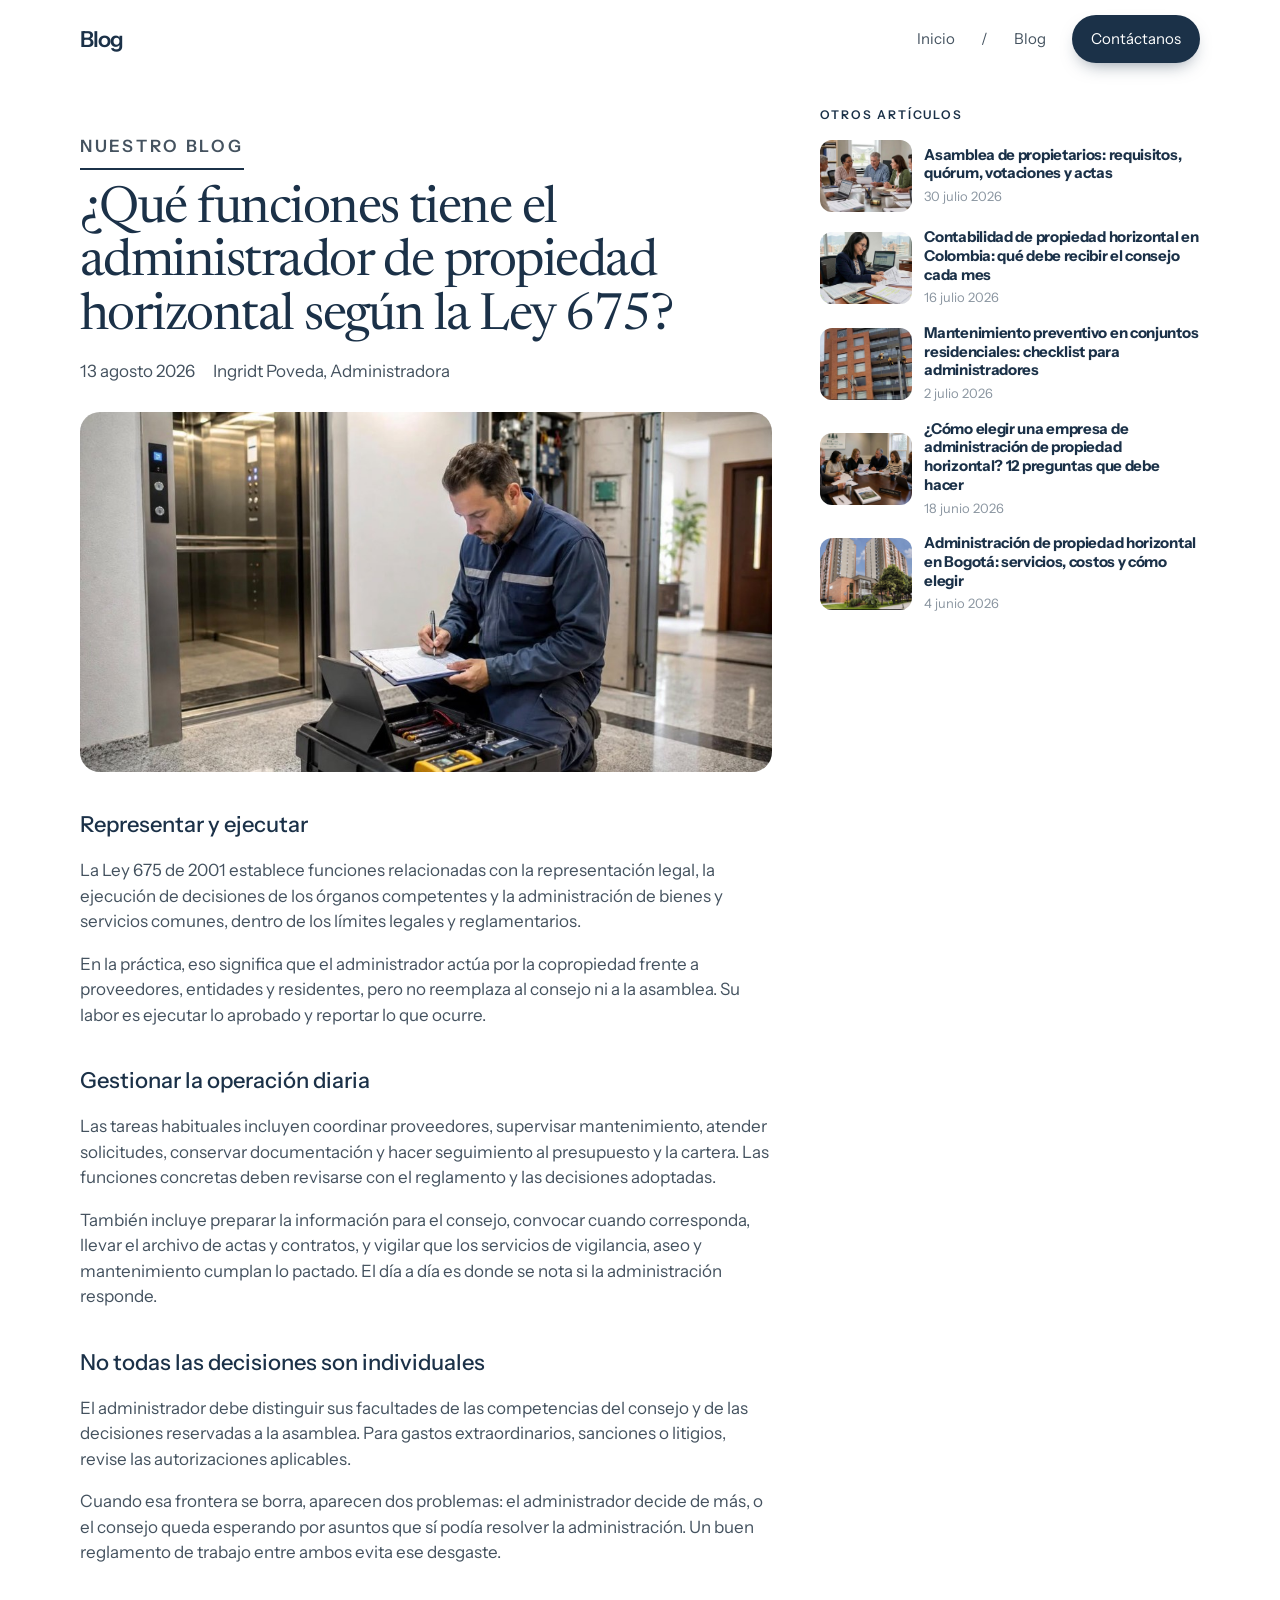
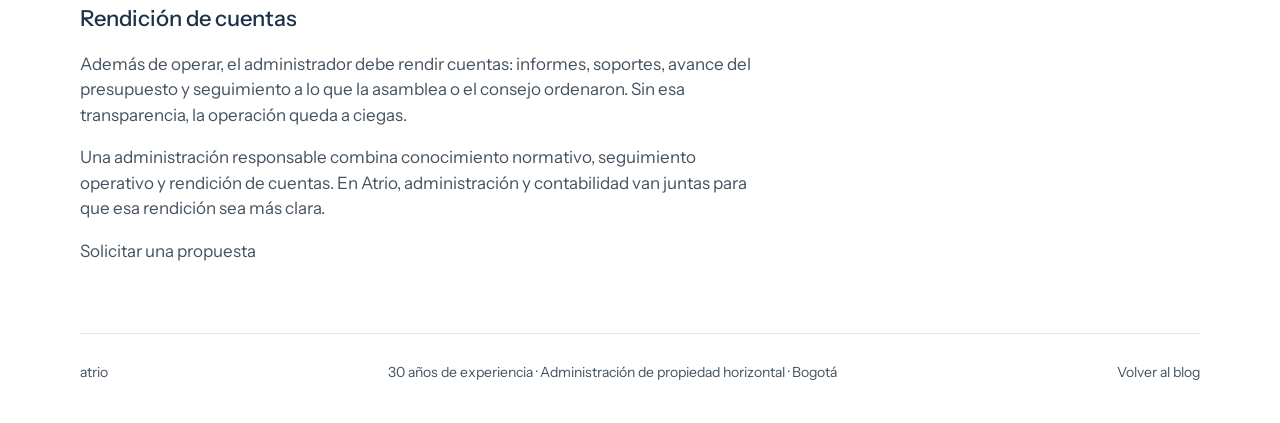
<file: blog/funciones-del-administrador.html>
<!doctype html>
<html lang="es">
	<head>
		<meta charset="utf-8" />
		<meta name="viewport" content="width=device-width, initial-scale=1" />
		<meta name="description" content="Funciones del administrador de propiedad horizontal según la Ley 675 y qué decisiones siguen en el consejo o la asamblea." />
		<title>¿Qué funciones tiene el administrador de propiedad horizontal según la Ley 675? — Atrio</title>
		<meta property="og:type" content="article" />
		<meta property="og:title" content="¿Qué funciones tiene el administrador de propiedad horizontal según la Ley 675? — Atrio" />
		<meta property="og:description" content="Funciones del administrador de propiedad horizontal según la Ley 675 y qué decisiones siguen en el consejo o la asamblea." />
		<meta property="og:url" content="https://adminatrio.com/blog/funciones-del-administrador.html" />
		<link rel="canonical" href="https://adminatrio.com/blog/funciones-del-administrador.html" />
		<link rel="icon" href="../favicon.svg?v=2" />
		<link rel="preconnect" href="https://fonts.googleapis.com" />
		<link rel="preconnect" href="https://fonts.gstatic.com" crossorigin />
		<link
			href="https://fonts.googleapis.com/css2?family=Instrument+Sans:wght@400;500;600;700&family=Newsreader:opsz,wght@6..72,400;6..72,500&display=swap"
			rel="stylesheet"
		/>
		<link rel="stylesheet" href="../css/site.css" />
	</head>
	<body class="has-cta">
		<div class="shell">
			<header class="top">
				<div class="top-bar">
					<a class="mark" href="index.html">Blog</a>
					<button class="nav-toggle" type="button" aria-expanded="false" aria-controls="nav">Menú</button>
				</div>
				<nav class="nav" id="nav" aria-label="Principal">
					<a href="../index.html">Inicio</a>
					<span aria-hidden="true">/</span>
					<a href="index.html">Blog</a>
					<a class="btn btn-navy" href="../contacto.html">Contáctanos</a>
				</nav>
			</header>

			<div class="article-layout">
			<article class="prose page-head">
				<p class="blog-kicker">Nuestro blog</p>
				<h1 class="article-title">¿Qué funciones tiene el administrador de propiedad horizontal según la Ley 675?</h1>
				<p class="article-meta"><span>13 agosto 2026</span><span>Ingridt Poveda, Administradora</span></p>
				<figure class="article-cover">
					<img src="../img/ascensor.jpg" alt="Seguimiento técnico de las zonas comunes" />
				</figure>
				<h2>Representar y ejecutar</h2>
				<p>La Ley 675 de 2001 establece funciones relacionadas con la representación legal, la ejecución de decisiones de los órganos competentes y la administración de bienes y servicios comunes, dentro de los límites legales y reglamentarios.</p>
				<p>En la práctica, eso significa que el administrador actúa por la copropiedad frente a proveedores, entidades y residentes, pero no reemplaza al consejo ni a la asamblea. Su labor es ejecutar lo aprobado y reportar lo que ocurre.</p>
				<h2>Gestionar la operación diaria</h2>
				<p>Las tareas habituales incluyen coordinar proveedores, supervisar mantenimiento, atender solicitudes, conservar documentación y hacer seguimiento al presupuesto y la cartera. Las funciones concretas deben revisarse con el reglamento y las decisiones adoptadas.</p>
				<p>También incluye preparar la información para el consejo, convocar cuando corresponda, llevar el archivo de actas y contratos, y vigilar que los servicios de vigilancia, aseo y mantenimiento cumplan lo pactado. El día a día es donde se nota si la administración responde.</p>
				<h2>No todas las decisiones son individuales</h2>
				<p>El administrador debe distinguir sus facultades de las competencias del consejo y de las decisiones reservadas a la asamblea. Para gastos extraordinarios, sanciones o litigios, revise las autorizaciones aplicables.</p>
				<p>Cuando esa frontera se borra, aparecen dos problemas: el administrador decide de más, o el consejo queda esperando por asuntos que sí podía resolver la administración. Un buen reglamento de trabajo entre ambos evita ese desgaste.</p>
				<h2>Rendición de cuentas</h2>
				<p>Además de operar, el administrador debe rendir cuentas: informes, soportes, avance del presupuesto y seguimiento a lo que la asamblea o el consejo ordenaron. Sin esa transparencia, la operación queda a ciegas.</p>
				<p>Una administración responsable combina conocimiento normativo, seguimiento operativo y rendición de cuentas. En Atrio, administración y contabilidad van juntas para que esa rendición sea más clara.</p>
				<p><a href="../contacto.html">Solicitar una propuesta</a></p>
			</article>
			<aside class="more-posts" aria-label="Otros artículos">
				<p class="more-kicker">Otros artículos</p>
				<a class="more-post" href="asamblea-de-propietarios.html">
					<img loading="lazy" decoding="async" src="../img/consejo.jpg" alt="Reunión del consejo de administración" />
					<span>
						<strong>Asamblea de propietarios: requisitos, quórum, votaciones y actas</strong>
						<small>30 julio 2026</small>
					</span>
				</a>
				<a class="more-post" href="contabilidad-propiedad-horizontal.html">
					<img loading="lazy" decoding="async" src="../img/contadora.jpg" alt="Contabilidad de la copropiedad" />
					<span>
						<strong>Contabilidad de propiedad horizontal en Colombia: qué debe recibir el consejo cada mes</strong>
						<small>16 julio 2026</small>
					</span>
				</a>
				<a class="more-post" href="mantenimiento-preventivo.html">
					<img loading="lazy" decoding="async" src="../img/fachada.jpg" alt="Mantenimiento de la fachada de un conjunto" />
					<span>
						<strong>Mantenimiento preventivo en conjuntos residenciales: checklist para administradores</strong>
						<small>2 julio 2026</small>
					</span>
				</a>
				<a class="more-post" href="como-elegir-administradora.html">
					<img loading="lazy" decoding="async" src="../img/asamblea.jpg" alt="Consejo revisando una propuesta de administración" />
					<span>
						<strong>¿Cómo elegir una empresa de administración de propiedad horizontal? 12 preguntas que debe hacer</strong>
						<small>18 junio 2026</small>
					</span>
				</a>
				<a class="more-post" href="administracion-en-bogota.html">
					<img loading="lazy" decoding="async" src="../img/edificios.jpg" alt="Edificios de propiedad horizontal en Bogotá" />
					<span>
						<strong>Administración de propiedad horizontal en Bogotá: servicios, costos y cómo elegir</strong>
						<small>4 junio 2026</small>
					</span>
				</a>
			</aside>
			</div>

			<footer class="footer">
				<span>atrio</span>
				<span>30 años de experiencia · Administración de propiedad horizontal · Bogotá</span>
				<span><a href="index.html">Volver al blog</a></span>
			</footer>
		</div>
		<nav class="mobile-cta" aria-label="Contacto rápido">
			<a class="mc-call" href="tel:+573142192278">Llamar</a>
			<a class="mc-wa" href="https://wa.me/573142192278?text=Hola%2C%20quiero%20una%20propuesta%20de%20administraci%C3%B3n%20para%20mi%20conjunto.">WhatsApp</a>
			<a class="mc-main" href="../contacto.html">Solicitar propuesta</a>
		</nav>
		<script src="../js/site.js"></script>
	</body>
</html>
</file>
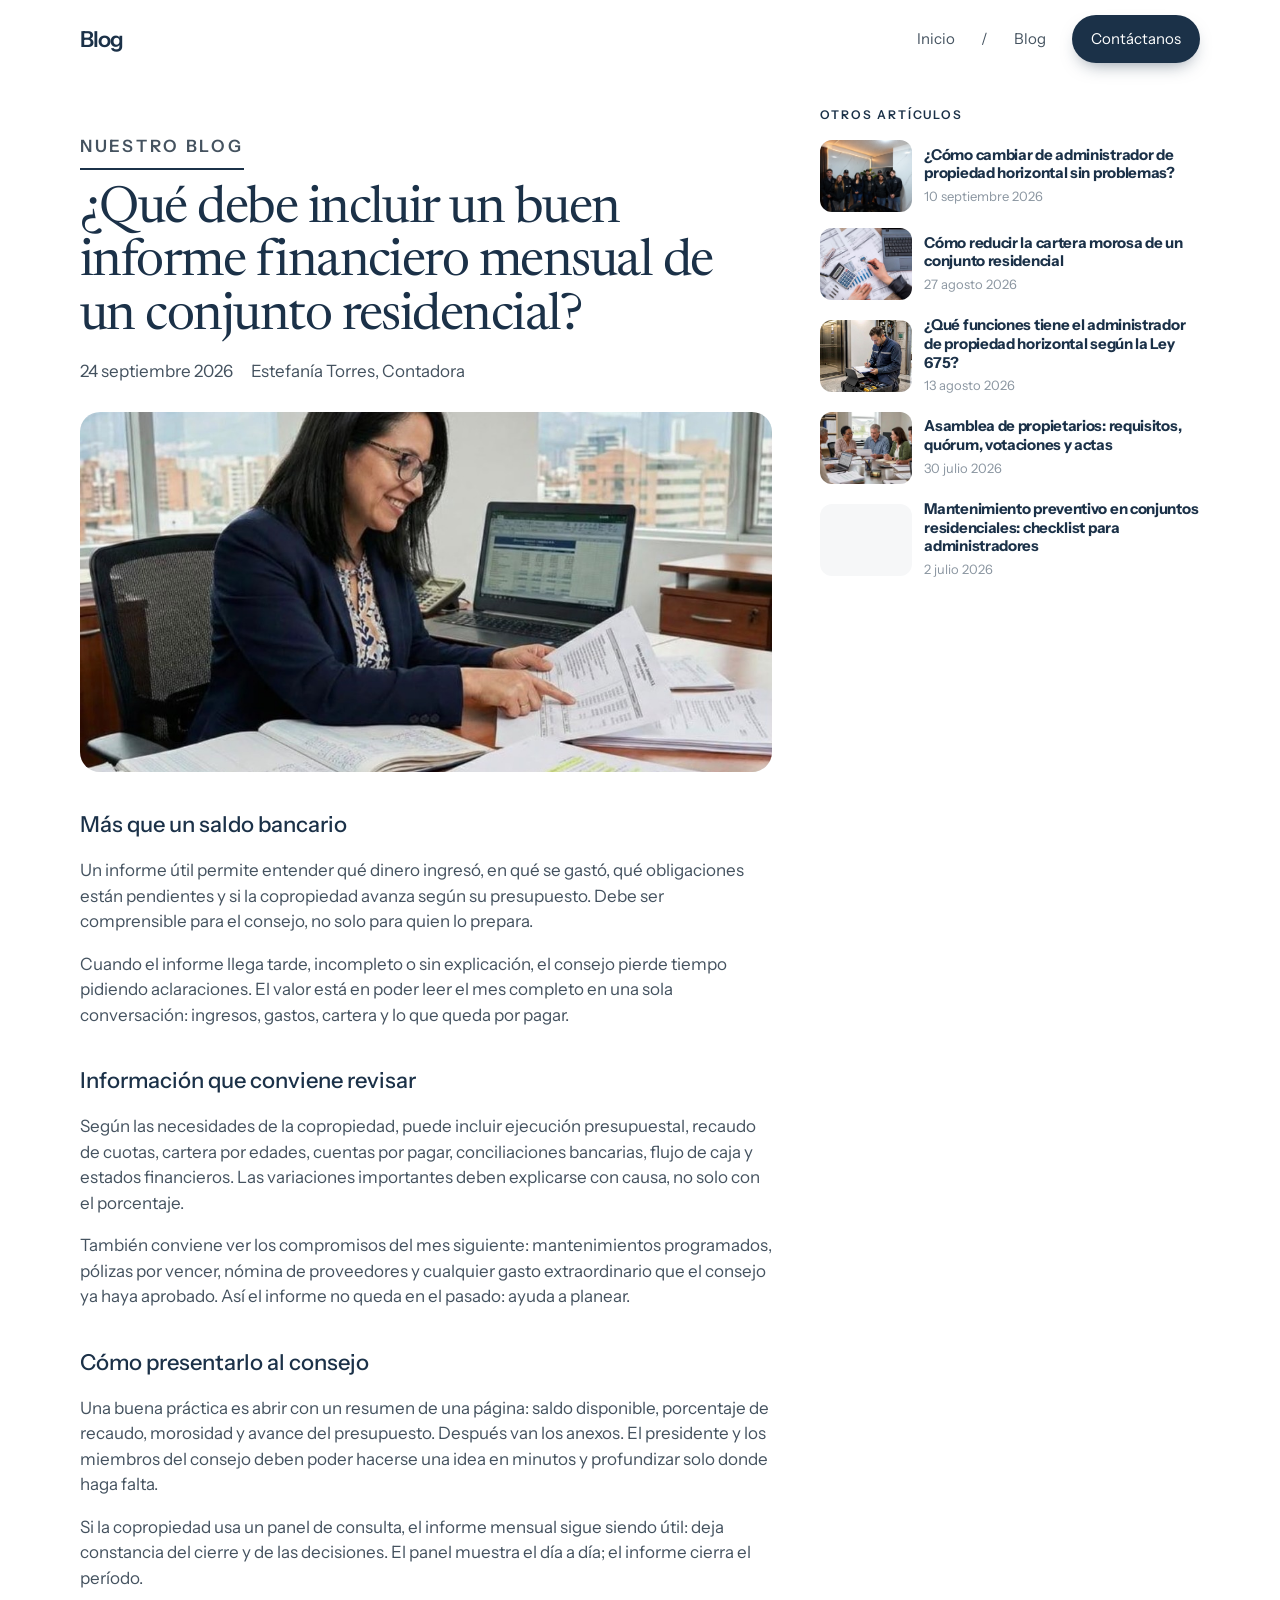
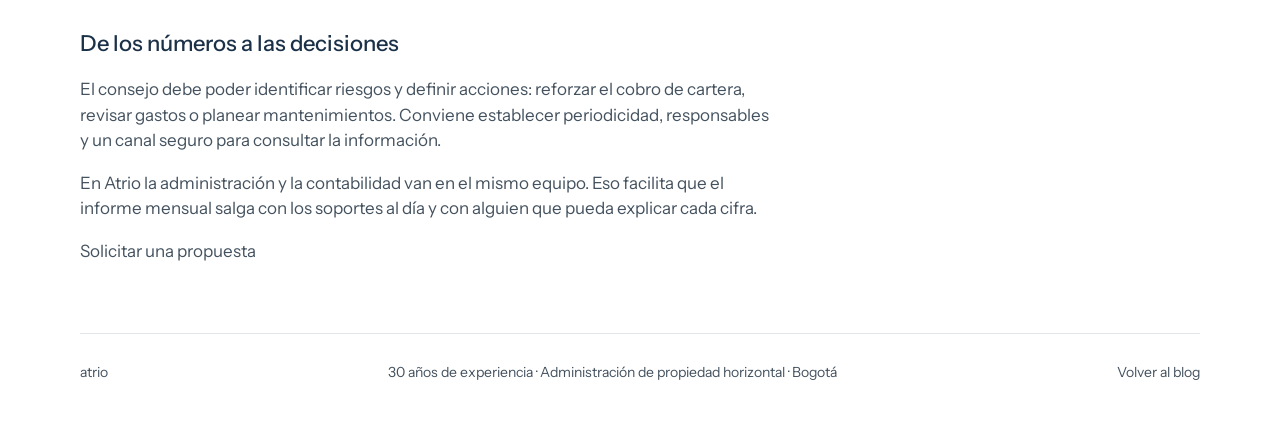
<file: blog/informe-financiero-mensual.html>
<!doctype html>
<html lang="es">
	<head>
		<meta charset="utf-8" />
		<meta name="viewport" content="width=device-width, initial-scale=1" />
		<meta name="description" content="Qué debe incluir el informe financiero mensual de un conjunto residencial para que el consejo pueda hacer seguimiento." />
		<title>¿Qué debe incluir un buen informe financiero mensual de un conjunto residencial? — Atrio</title>
		<meta property="og:type" content="article" />
		<meta property="og:title" content="¿Qué debe incluir un buen informe financiero mensual de un conjunto residencial? — Atrio" />
		<meta property="og:description" content="Qué debe incluir el informe financiero mensual de un conjunto residencial para que el consejo pueda hacer seguimiento." />
		<meta property="og:url" content="https://adminatrio.com/blog/informe-financiero-mensual.html" />
		<link rel="canonical" href="https://adminatrio.com/blog/informe-financiero-mensual.html" />
		<link rel="icon" href="../favicon.svg?v=2" />
		<link rel="preconnect" href="https://fonts.googleapis.com" />
		<link rel="preconnect" href="https://fonts.gstatic.com" crossorigin />
		<link
			href="https://fonts.googleapis.com/css2?family=Instrument+Sans:wght@400;500;600;700&family=Newsreader:opsz,wght@6..72,400;6..72,500&display=swap"
			rel="stylesheet"
		/>
		<link rel="stylesheet" href="../css/site.css" />
	</head>
	<body class="has-cta">
		<div class="shell">
			<header class="top">
				<div class="top-bar">
					<a class="mark" href="index.html">Blog</a>
					<button class="nav-toggle" type="button" aria-expanded="false" aria-controls="nav">Menú</button>
				</div>
				<nav class="nav" id="nav" aria-label="Principal">
					<a href="../index.html">Inicio</a>
					<span aria-hidden="true">/</span>
					<a href="index.html">Blog</a>
					<a class="btn btn-navy" href="../contacto.html">Contáctanos</a>
				</nav>
			</header>

			<div class="article-layout">
			<article class="prose page-head">
				<p class="blog-kicker">Nuestro blog</p>
				<h1 class="article-title">¿Qué debe incluir un buen informe financiero mensual de un conjunto residencial?</h1>
				<p class="article-meta"><span>24 septiembre 2026</span><span>Estefanía Torres, Contadora</span></p>
				<figure class="article-cover">
					<img src="../img/contadora.jpg" alt="Revisión de estados financieros" />
				</figure>
				<h2>Más que un saldo bancario</h2>
				<p>Un informe útil permite entender qué dinero ingresó, en qué se gastó, qué obligaciones están pendientes y si la copropiedad avanza según su presupuesto. Debe ser comprensible para el consejo, no solo para quien lo prepara.</p>
				<p>Cuando el informe llega tarde, incompleto o sin explicación, el consejo pierde tiempo pidiendo aclaraciones. El valor está en poder leer el mes completo en una sola conversación: ingresos, gastos, cartera y lo que queda por pagar.</p>
				<h2>Información que conviene revisar</h2>
				<p>Según las necesidades de la copropiedad, puede incluir ejecución presupuestal, recaudo de cuotas, cartera por edades, cuentas por pagar, conciliaciones bancarias, flujo de caja y estados financieros. Las variaciones importantes deben explicarse con causa, no solo con el porcentaje.</p>
				<p>También conviene ver los compromisos del mes siguiente: mantenimientos programados, pólizas por vencer, nómina de proveedores y cualquier gasto extraordinario que el consejo ya haya aprobado. Así el informe no queda en el pasado: ayuda a planear.</p>
				<h2>Cómo presentarlo al consejo</h2>
				<p>Una buena práctica es abrir con un resumen de una página: saldo disponible, porcentaje de recaudo, morosidad y avance del presupuesto. Después van los anexos. El presidente y los miembros del consejo deben poder hacerse una idea en minutos y profundizar solo donde haga falta.</p>
				<p>Si la copropiedad usa un panel de consulta, el informe mensual sigue siendo útil: deja constancia del cierre y de las decisiones. El panel muestra el día a día; el informe cierra el período.</p>
				<h2>De los números a las decisiones</h2>
				<p>El consejo debe poder identificar riesgos y definir acciones: reforzar el cobro de cartera, revisar gastos o planear mantenimientos. Conviene establecer periodicidad, responsables y un canal seguro para consultar la información.</p>
				<p>En Atrio la administración y la contabilidad van en el mismo equipo. Eso facilita que el informe mensual salga con los soportes al día y con alguien que pueda explicar cada cifra.</p>
				<p><a href="../contacto.html">Solicitar una propuesta</a></p>
			</article>
			<aside class="more-posts" aria-label="Otros artículos">
				<p class="more-kicker">Otros artículos</p>
				<a class="more-post" href="cambiar-de-administrador.html">
					<img loading="lazy" decoding="async" src="../equipo.jpg" alt="Equipo de Atrio" />
					<span>
						<strong>¿Cómo cambiar de administrador de propiedad horizontal sin problemas?</strong>
						<small>10 septiembre 2026</small>
					</span>
				</a>
				<a class="more-post" href="reducir-cartera-morosa.html">
					<img loading="lazy" decoding="async" src="../img/cuentas.jpg" alt="Presupuesto, cartera y cuentas del conjunto" />
					<span>
						<strong>Cómo reducir la cartera morosa de un conjunto residencial</strong>
						<small>27 agosto 2026</small>
					</span>
				</a>
				<a class="more-post" href="funciones-del-administrador.html">
					<img loading="lazy" decoding="async" src="../img/ascensor.jpg" alt="Seguimiento técnico de las zonas comunes" />
					<span>
						<strong>¿Qué funciones tiene el administrador de propiedad horizontal según la Ley 675?</strong>
						<small>13 agosto 2026</small>
					</span>
				</a>
				<a class="more-post" href="asamblea-de-propietarios.html">
					<img loading="lazy" decoding="async" src="../img/consejo.jpg" alt="Reunión del consejo de administración" />
					<span>
						<strong>Asamblea de propietarios: requisitos, quórum, votaciones y actas</strong>
						<small>30 julio 2026</small>
					</span>
				</a>
				<a class="more-post" href="mantenimiento-preventivo.html">
					<img loading="lazy" decoding="async" src="../img/fachada.jpg" alt="Mantenimiento de la fachada de un conjunto" />
					<span>
						<strong>Mantenimiento preventivo en conjuntos residenciales: checklist para administradores</strong>
						<small>2 julio 2026</small>
					</span>
				</a>
			</aside>
			</div>

			<footer class="footer">
				<span>atrio</span>
				<span>30 años de experiencia · Administración de propiedad horizontal · Bogotá</span>
				<span><a href="index.html">Volver al blog</a></span>
			</footer>
		</div>
		<nav class="mobile-cta" aria-label="Contacto rápido">
			<a class="mc-call" href="tel:+573142192278">Llamar</a>
			<a class="mc-wa" href="https://wa.me/573142192278?text=Hola%2C%20quiero%20una%20propuesta%20de%20administraci%C3%B3n%20para%20mi%20conjunto.">WhatsApp</a>
			<a class="mc-main" href="../contacto.html">Solicitar propuesta</a>
		</nav>
		<script src="../js/site.js"></script>
	</body>
</html>
</file>
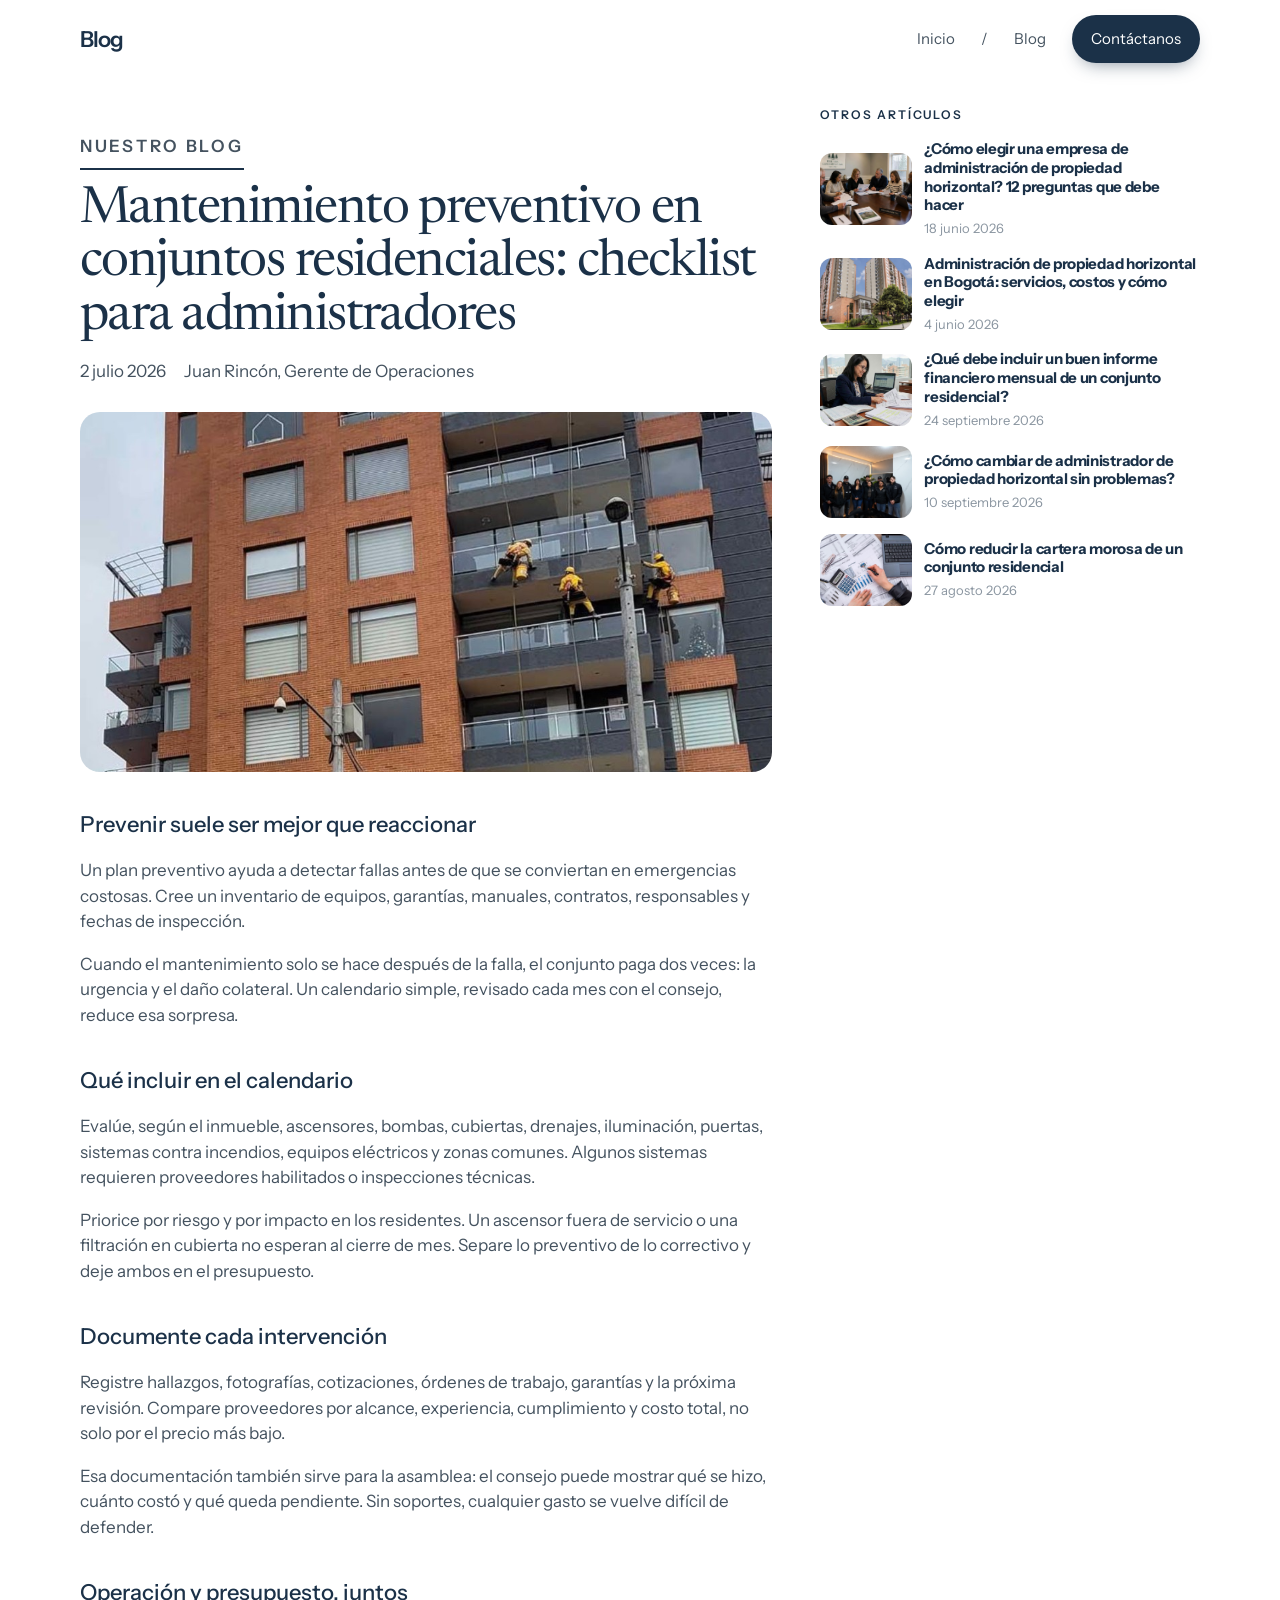
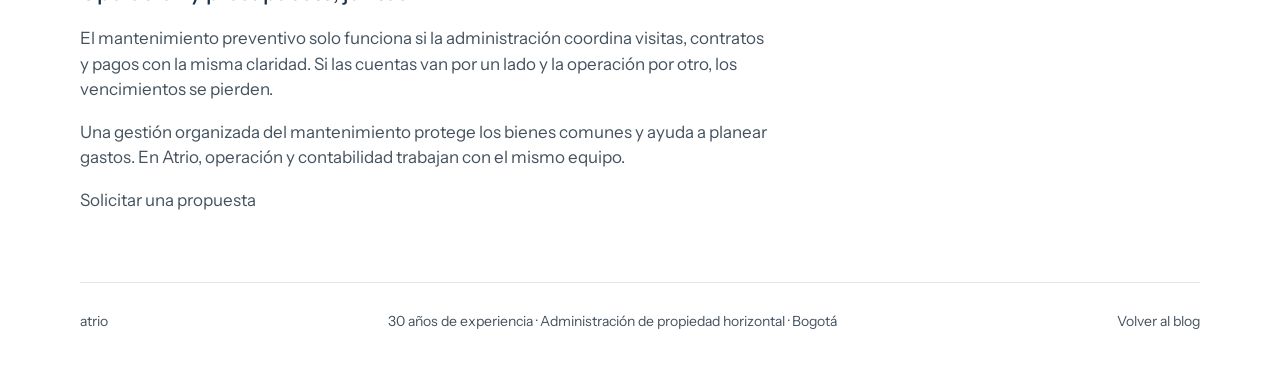
<file: blog/mantenimiento-preventivo.html>
<!doctype html>
<html lang="es">
	<head>
		<meta charset="utf-8" />
		<meta name="viewport" content="width=device-width, initial-scale=1" />
		<meta name="description" content="Checklist de mantenimiento preventivo para administradores de conjuntos residenciales." />
		<title>Mantenimiento preventivo en conjuntos residenciales: checklist para administradores — Atrio</title>
		<meta property="og:type" content="article" />
		<meta property="og:title" content="Mantenimiento preventivo en conjuntos residenciales: checklist para administradores — Atrio" />
		<meta property="og:description" content="Checklist de mantenimiento preventivo para administradores de conjuntos residenciales." />
		<meta property="og:url" content="https://adminatrio.com/blog/mantenimiento-preventivo.html" />
		<link rel="canonical" href="https://adminatrio.com/blog/mantenimiento-preventivo.html" />
		<link rel="icon" href="../favicon.svg?v=2" />
		<link rel="preconnect" href="https://fonts.googleapis.com" />
		<link rel="preconnect" href="https://fonts.gstatic.com" crossorigin />
		<link
			href="https://fonts.googleapis.com/css2?family=Instrument+Sans:wght@400;500;600;700&family=Newsreader:opsz,wght@6..72,400;6..72,500&display=swap"
			rel="stylesheet"
		/>
		<link rel="stylesheet" href="../css/site.css" />
	</head>
	<body class="has-cta">
		<div class="shell">
			<header class="top">
				<div class="top-bar">
					<a class="mark" href="index.html">Blog</a>
					<button class="nav-toggle" type="button" aria-expanded="false" aria-controls="nav">Menú</button>
				</div>
				<nav class="nav" id="nav" aria-label="Principal">
					<a href="../index.html">Inicio</a>
					<span aria-hidden="true">/</span>
					<a href="index.html">Blog</a>
					<a class="btn btn-navy" href="../contacto.html">Contáctanos</a>
				</nav>
			</header>

			<div class="article-layout">
			<article class="prose page-head">
				<p class="blog-kicker">Nuestro blog</p>
				<h1 class="article-title">Mantenimiento preventivo en conjuntos residenciales: checklist para administradores</h1>
				<p class="article-meta"><span>2 julio 2026</span><span>Juan Rincón, Gerente de Operaciones</span></p>
				<figure class="article-cover">
					<img src="../img/fachada.jpg" alt="Mantenimiento de la fachada de un conjunto" />
				</figure>
				<h2>Prevenir suele ser mejor que reaccionar</h2>
				<p>Un plan preventivo ayuda a detectar fallas antes de que se conviertan en emergencias costosas. Cree un inventario de equipos, garantías, manuales, contratos, responsables y fechas de inspección.</p>
				<p>Cuando el mantenimiento solo se hace después de la falla, el conjunto paga dos veces: la urgencia y el daño colateral. Un calendario simple, revisado cada mes con el consejo, reduce esa sorpresa.</p>
				<h2>Qué incluir en el calendario</h2>
				<p>Evalúe, según el inmueble, ascensores, bombas, cubiertas, drenajes, iluminación, puertas, sistemas contra incendios, equipos eléctricos y zonas comunes. Algunos sistemas requieren proveedores habilitados o inspecciones técnicas.</p>
				<p>Priorice por riesgo y por impacto en los residentes. Un ascensor fuera de servicio o una filtración en cubierta no esperan al cierre de mes. Separe lo preventivo de lo correctivo y deje ambos en el presupuesto.</p>
				<h2>Documente cada intervención</h2>
				<p>Registre hallazgos, fotografías, cotizaciones, órdenes de trabajo, garantías y la próxima revisión. Compare proveedores por alcance, experiencia, cumplimiento y costo total, no solo por el precio más bajo.</p>
				<p>Esa documentación también sirve para la asamblea: el consejo puede mostrar qué se hizo, cuánto costó y qué queda pendiente. Sin soportes, cualquier gasto se vuelve difícil de defender.</p>
				<h2>Operación y presupuesto, juntos</h2>
				<p>El mantenimiento preventivo solo funciona si la administración coordina visitas, contratos y pagos con la misma claridad. Si las cuentas van por un lado y la operación por otro, los vencimientos se pierden.</p>
				<p>Una gestión organizada del mantenimiento protege los bienes comunes y ayuda a planear gastos. En Atrio, operación y contabilidad trabajan con el mismo equipo.</p>
				<p><a href="../contacto.html">Solicitar una propuesta</a></p>
			</article>
			<aside class="more-posts" aria-label="Otros artículos">
				<p class="more-kicker">Otros artículos</p>
				<a class="more-post" href="como-elegir-administradora.html">
					<img loading="lazy" decoding="async" src="../img/asamblea.jpg" alt="Consejo revisando una propuesta de administración" />
					<span>
						<strong>¿Cómo elegir una empresa de administración de propiedad horizontal? 12 preguntas que debe hacer</strong>
						<small>18 junio 2026</small>
					</span>
				</a>
				<a class="more-post" href="administracion-en-bogota.html">
					<img loading="lazy" decoding="async" src="../img/edificios.jpg" alt="Edificios de propiedad horizontal en Bogotá" />
					<span>
						<strong>Administración de propiedad horizontal en Bogotá: servicios, costos y cómo elegir</strong>
						<small>4 junio 2026</small>
					</span>
				</a>
				<a class="more-post" href="informe-financiero-mensual.html">
					<img loading="lazy" decoding="async" src="../img/contadora.jpg" alt="Revisión de estados financieros" />
					<span>
						<strong>¿Qué debe incluir un buen informe financiero mensual de un conjunto residencial?</strong>
						<small>24 septiembre 2026</small>
					</span>
				</a>
				<a class="more-post" href="cambiar-de-administrador.html">
					<img loading="lazy" decoding="async" src="../equipo.jpg" alt="Equipo de Atrio" />
					<span>
						<strong>¿Cómo cambiar de administrador de propiedad horizontal sin problemas?</strong>
						<small>10 septiembre 2026</small>
					</span>
				</a>
				<a class="more-post" href="reducir-cartera-morosa.html">
					<img loading="lazy" decoding="async" src="../img/cuentas.jpg" alt="Presupuesto, cartera y cuentas del conjunto" />
					<span>
						<strong>Cómo reducir la cartera morosa de un conjunto residencial</strong>
						<small>27 agosto 2026</small>
					</span>
				</a>
			</aside>
			</div>

			<footer class="footer">
				<span>atrio</span>
				<span>30 años de experiencia · Administración de propiedad horizontal · Bogotá</span>
				<span><a href="index.html">Volver al blog</a></span>
			</footer>
		</div>
		<nav class="mobile-cta" aria-label="Contacto rápido">
			<a class="mc-call" href="tel:+573142192278">Llamar</a>
			<a class="mc-wa" href="https://wa.me/573142192278?text=Hola%2C%20quiero%20una%20propuesta%20de%20administraci%C3%B3n%20para%20mi%20conjunto.">WhatsApp</a>
			<a class="mc-main" href="../contacto.html">Solicitar propuesta</a>
		</nav>
		<script src="../js/site.js"></script>
	</body>
</html>
</file>
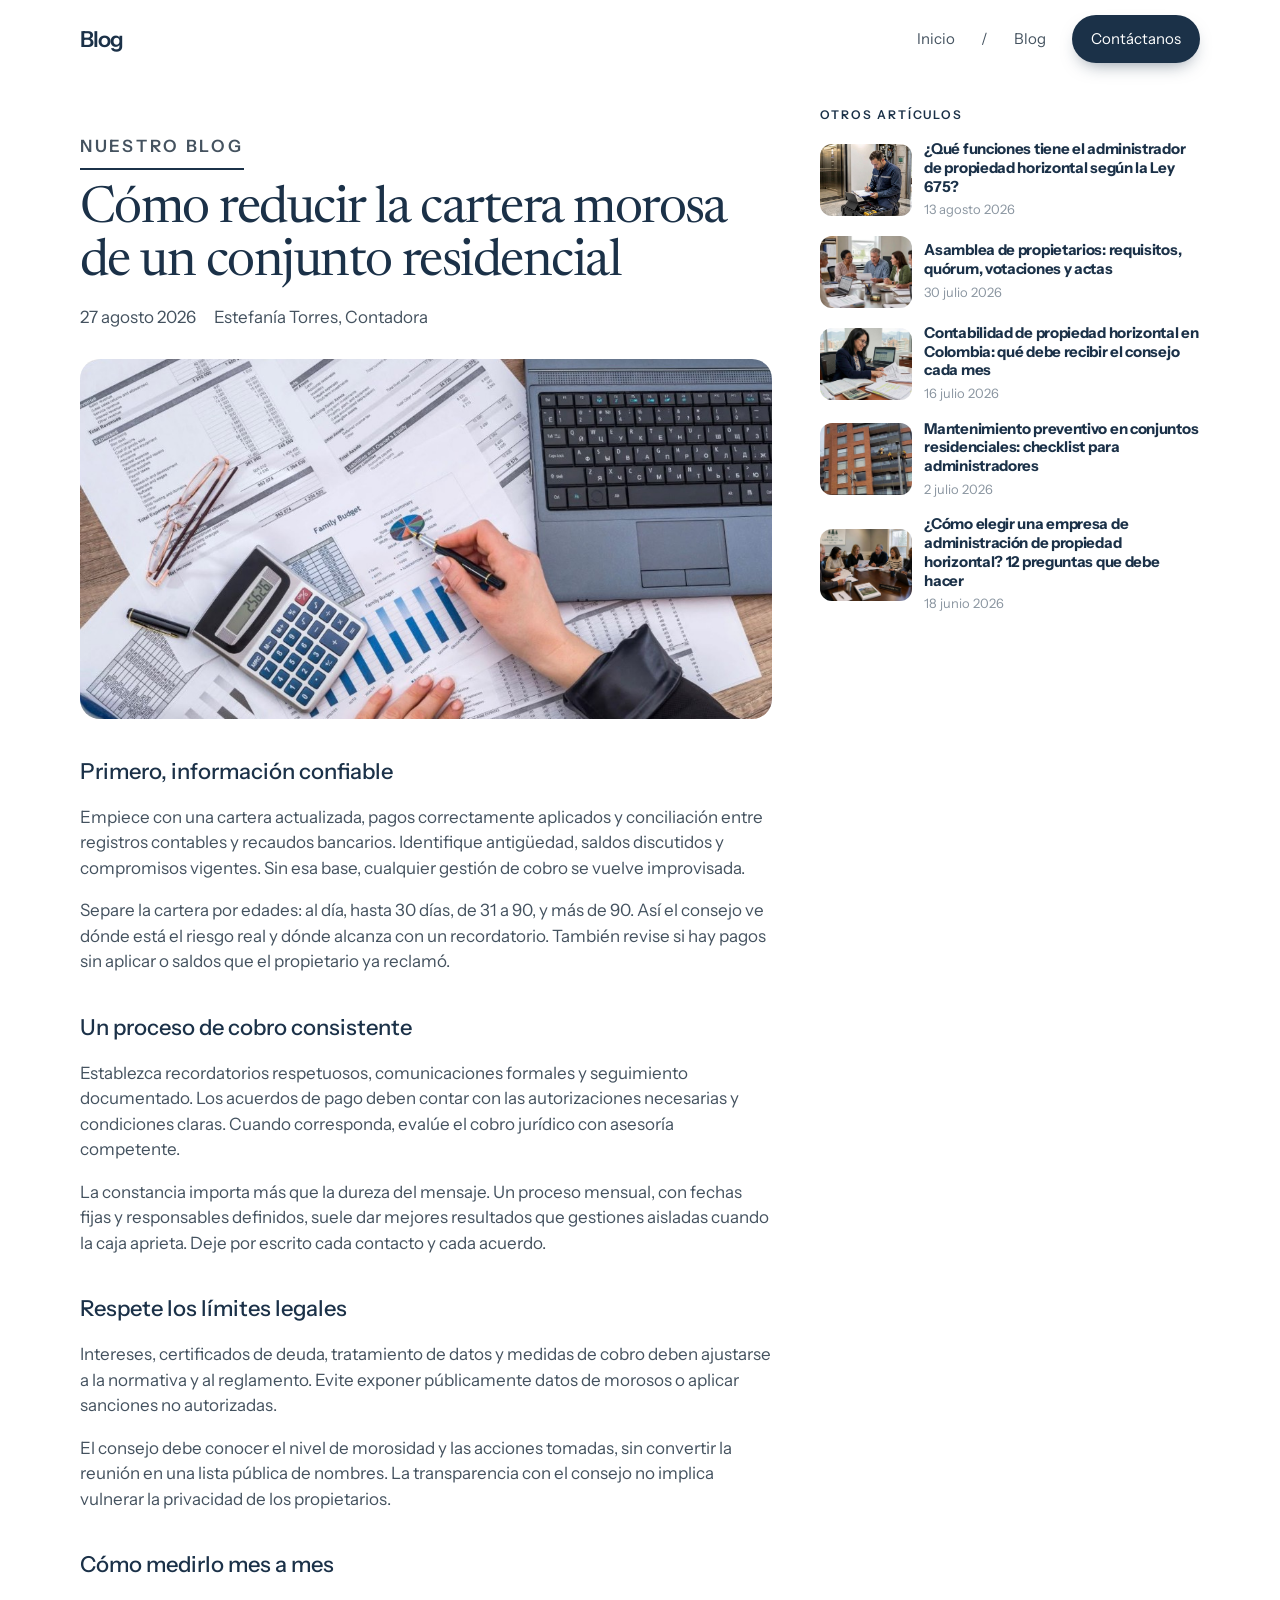
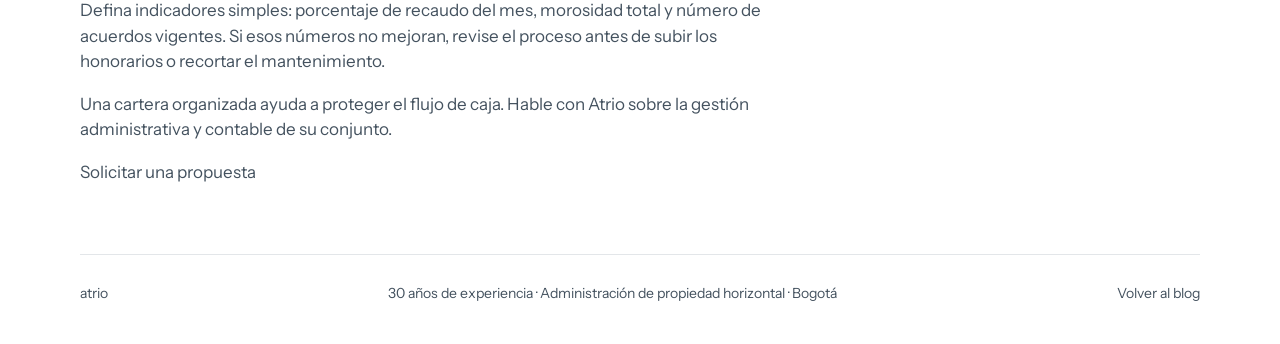
<file: blog/reducir-cartera-morosa.html>
<!doctype html>
<html lang="es">
	<head>
		<meta charset="utf-8" />
		<meta name="viewport" content="width=device-width, initial-scale=1" />
		<meta name="description" content="Cómo hacer seguimiento a la cartera morosa de un conjunto residencial sin perder de vista el presupuesto." />
		<title>Cómo reducir la cartera morosa de un conjunto residencial — Atrio</title>
		<meta property="og:type" content="article" />
		<meta property="og:title" content="Cómo reducir la cartera morosa de un conjunto residencial — Atrio" />
		<meta property="og:description" content="Cómo hacer seguimiento a la cartera morosa de un conjunto residencial sin perder de vista el presupuesto." />
		<meta property="og:url" content="https://adminatrio.com/blog/reducir-cartera-morosa.html" />
		<link rel="canonical" href="https://adminatrio.com/blog/reducir-cartera-morosa.html" />
		<link rel="icon" href="../favicon.svg?v=2" />
		<link rel="preconnect" href="https://fonts.googleapis.com" />
		<link rel="preconnect" href="https://fonts.gstatic.com" crossorigin />
		<link
			href="https://fonts.googleapis.com/css2?family=Instrument+Sans:wght@400;500;600;700&family=Newsreader:opsz,wght@6..72,400;6..72,500&display=swap"
			rel="stylesheet"
		/>
		<link rel="stylesheet" href="../css/site.css" />
	</head>
	<body class="has-cta">
		<div class="shell">
			<header class="top">
				<div class="top-bar">
					<a class="mark" href="index.html">Blog</a>
					<button class="nav-toggle" type="button" aria-expanded="false" aria-controls="nav">Menú</button>
				</div>
				<nav class="nav" id="nav" aria-label="Principal">
					<a href="../index.html">Inicio</a>
					<span aria-hidden="true">/</span>
					<a href="index.html">Blog</a>
					<a class="btn btn-navy" href="../contacto.html">Contáctanos</a>
				</nav>
			</header>

			<div class="article-layout">
			<article class="prose page-head">
				<p class="blog-kicker">Nuestro blog</p>
				<h1 class="article-title">Cómo reducir la cartera morosa de un conjunto residencial</h1>
				<p class="article-meta"><span>27 agosto 2026</span><span>Estefanía Torres, Contadora</span></p>
				<figure class="article-cover">
					<img src="../img/cuentas.jpg" alt="Presupuesto, cartera y cuentas del conjunto" />
				</figure>
				<h2>Primero, información confiable</h2>
				<p>Empiece con una cartera actualizada, pagos correctamente aplicados y conciliación entre registros contables y recaudos bancarios. Identifique antigüedad, saldos discutidos y compromisos vigentes. Sin esa base, cualquier gestión de cobro se vuelve improvisada.</p>
				<p>Separe la cartera por edades: al día, hasta 30 días, de 31 a 90, y más de 90. Así el consejo ve dónde está el riesgo real y dónde alcanza con un recordatorio. También revise si hay pagos sin aplicar o saldos que el propietario ya reclamó.</p>
				<h2>Un proceso de cobro consistente</h2>
				<p>Establezca recordatorios respetuosos, comunicaciones formales y seguimiento documentado. Los acuerdos de pago deben contar con las autorizaciones necesarias y condiciones claras. Cuando corresponda, evalúe el cobro jurídico con asesoría competente.</p>
				<p>La constancia importa más que la dureza del mensaje. Un proceso mensual, con fechas fijas y responsables definidos, suele dar mejores resultados que gestiones aisladas cuando la caja aprieta. Deje por escrito cada contacto y cada acuerdo.</p>
				<h2>Respete los límites legales</h2>
				<p>Intereses, certificados de deuda, tratamiento de datos y medidas de cobro deben ajustarse a la normativa y al reglamento. Evite exponer públicamente datos de morosos o aplicar sanciones no autorizadas.</p>
				<p>El consejo debe conocer el nivel de morosidad y las acciones tomadas, sin convertir la reunión en una lista pública de nombres. La transparencia con el consejo no implica vulnerar la privacidad de los propietarios.</p>
				<h2>Cómo medirlo mes a mes</h2>
				<p>Defina indicadores simples: porcentaje de recaudo del mes, morosidad total y número de acuerdos vigentes. Si esos números no mejoran, revise el proceso antes de subir los honorarios o recortar el mantenimiento.</p>
				<p>Una cartera organizada ayuda a proteger el flujo de caja. Hable con Atrio sobre la gestión administrativa y contable de su conjunto.</p>
				<p><a href="../contacto.html">Solicitar una propuesta</a></p>
			</article>
			<aside class="more-posts" aria-label="Otros artículos">
				<p class="more-kicker">Otros artículos</p>
				<a class="more-post" href="funciones-del-administrador.html">
					<img loading="lazy" decoding="async" src="../img/ascensor.jpg" alt="Seguimiento técnico de las zonas comunes" />
					<span>
						<strong>¿Qué funciones tiene el administrador de propiedad horizontal según la Ley 675?</strong>
						<small>13 agosto 2026</small>
					</span>
				</a>
				<a class="more-post" href="asamblea-de-propietarios.html">
					<img loading="lazy" decoding="async" src="../img/consejo.jpg" alt="Reunión del consejo de administración" />
					<span>
						<strong>Asamblea de propietarios: requisitos, quórum, votaciones y actas</strong>
						<small>30 julio 2026</small>
					</span>
				</a>
				<a class="more-post" href="contabilidad-propiedad-horizontal.html">
					<img loading="lazy" decoding="async" src="../img/contadora.jpg" alt="Contabilidad de la copropiedad" />
					<span>
						<strong>Contabilidad de propiedad horizontal en Colombia: qué debe recibir el consejo cada mes</strong>
						<small>16 julio 2026</small>
					</span>
				</a>
				<a class="more-post" href="mantenimiento-preventivo.html">
					<img loading="lazy" decoding="async" src="../img/fachada.jpg" alt="Mantenimiento de la fachada de un conjunto" />
					<span>
						<strong>Mantenimiento preventivo en conjuntos residenciales: checklist para administradores</strong>
						<small>2 julio 2026</small>
					</span>
				</a>
				<a class="more-post" href="como-elegir-administradora.html">
					<img loading="lazy" decoding="async" src="../img/asamblea.jpg" alt="Consejo revisando una propuesta de administración" />
					<span>
						<strong>¿Cómo elegir una empresa de administración de propiedad horizontal? 12 preguntas que debe hacer</strong>
						<small>18 junio 2026</small>
					</span>
				</a>
			</aside>
			</div>

			<footer class="footer">
				<span>atrio</span>
				<span>30 años de experiencia · Administración de propiedad horizontal · Bogotá</span>
				<span><a href="index.html">Volver al blog</a></span>
			</footer>
		</div>
		<nav class="mobile-cta" aria-label="Contacto rápido">
			<a class="mc-call" href="tel:+573142192278">Llamar</a>
			<a class="mc-wa" href="https://wa.me/573142192278?text=Hola%2C%20quiero%20una%20propuesta%20de%20administraci%C3%B3n%20para%20mi%20conjunto.">WhatsApp</a>
			<a class="mc-main" href="../contacto.html">Solicitar propuesta</a>
		</nav>
		<script src="../js/site.js"></script>
	</body>
</html>
</file>
<file: css/site.css>
:root {
	color-scheme: light;
	--white: #ffffff;
	--paper: #f6f7f8;
	--navy: #1b3148;
	--navy-soft: #3d5874;
	--ink: #1b3148;
	--muted: #44525f;
	--faint: #8b96a1;
	--line: rgba(27, 49, 72, 0.12);
	--line-strong: rgba(27, 49, 72, 0.22);
	--serif: "Newsreader", "Iowan Old Style", Georgia, serif;
	--sans: "Instrument Sans", "Avenir Next", "Segoe UI", sans-serif;
}

* {
	box-sizing: border-box;
}

html {
	scroll-behavior: smooth;
}

body {
	margin: 0;
	background: var(--white);
	color: var(--ink);
	font-family: var(--sans);
	font-size: 16px;
	line-height: 1.5;
	-webkit-font-smoothing: antialiased;
}

a {
	color: inherit;
	text-decoration: none;
}

button,
input,
select,
textarea {
	font: inherit;
	color: inherit;
}

::selection {
	background: #d5e0ea;
}

:focus-visible {
	outline: 2px solid var(--navy);
	outline-offset: 3px;
}

.shell {
	width: min(1120px, calc(100% - 48px));
	margin: 0 auto;
}

.mark {
	font-weight: 600;
	letter-spacing: -0.04em;
	font-size: 22px;
}

.eyebrow {
	display: inline-flex;
	align-items: center;
	gap: 8px;
	margin: 0;
	color: var(--navy-soft);
	font-size: 12px;
	font-weight: 500;
	letter-spacing: 0.14em;
	text-transform: uppercase;
}

.eyebrow::before {
	content: "";
	width: 7px;
	height: 7px;
	border-radius: 50%;
	background: var(--navy);
	flex: none;
}

.btn {
	display: inline-flex;
	align-items: center;
	justify-content: center;
	gap: 8px;
	height: 48px;
	padding: 0 18px;
	border-radius: 999px;
	border: 1px solid transparent;
	background: transparent;
	cursor: pointer;
	transition: transform 0.15s ease, background 0.15s ease;
}

.btn:hover {
	transform: translateY(-1px);
}

.btn-navy {
	background: var(--navy);
	color: var(--white);
}

.btn-navy:hover {
	background: #142536;
}

.btn-line {
	border-color: var(--line-strong);
	background: var(--white);
}

.btn-line:hover {
	background: var(--paper);
}

.top {
	display: flex;
	align-items: center;
	justify-content: space-between;
	gap: 24px;
	min-height: 78px;
}

.top-bar {
	display: flex;
	align-items: center;
	justify-content: space-between;
	gap: 16px;
}

.nav-toggle {
	display: none;
	height: 40px;
	padding: 0 14px;
	border-radius: 999px;
	border: 1px solid var(--line-strong);
	background: var(--white);
	cursor: pointer;
}

.nav {
	display: flex;
	align-items: center;
	gap: 26px;
	color: var(--muted);
	font-size: 15px;
}

.nav a:hover,
.nav a[aria-current="page"] {
	color: var(--navy);
}

.hero {
	display: grid;
	grid-template-columns: 1.12fr 0.88fr;
	gap: 64px;
	align-items: end;
	padding: 36px 0 72px;
}

h1,
.section-title,
.page-title {
	font-family: var(--serif);
	font-weight: 400;
	letter-spacing: -0.03em;
}

h1 {
	margin: 18px 0 0;
	font-size: clamp(36px, 4.2vw, 58px);
	line-height: 1.02;
}

h1 span,
.section-title span {
	color: var(--navy-soft);
}

.lede,
.section-copy {
	color: var(--muted);
}

.lede {
	max-width: 38rem;
	margin: 22px 0 0;
	font-size: 18px;
}

.actions {
	display: flex;
	flex-wrap: wrap;
	gap: 10px;
	margin-top: 28px;
}

.hint {
	margin: 14px 0 0;
	max-width: 36rem;
	color: var(--muted);
	font-size: 14px;
}

.month {
	background: var(--paper);
	border: 1px solid var(--line);
	border-radius: 28px;
	padding: 22px 22px 10px;
}

.month-kicker {
	margin: 0;
	color: var(--faint);
	font-size: 12px;
	letter-spacing: 0.12em;
	text-transform: uppercase;
}

.month h2 {
	margin: 10px 0 0;
	font-family: var(--serif);
	font-size: 34px;
	font-weight: 400;
	letter-spacing: -0.03em;
}

.month-line {
	margin: 8px 0 0;
	color: var(--muted);
}

.month ul {
	list-style: none;
	margin: 18px 0 0;
	padding: 0;
}

.month li {
	display: flex;
	justify-content: space-between;
	gap: 16px;
	padding: 14px 2px;
	border-top: 1px solid var(--line);
}

.month li span {
	color: var(--muted);
}

.month li b {
	font-weight: 500;
}

.month-value {
	margin: 18px 0 0;
	color: var(--navy);
	font-size: 15px;
	font-weight: 600;
	line-height: 1.35;
}

.month small {
	display: block;
	padding: 8px 2px 12px;
	color: var(--faint);
	font-size: 13px;
}

.band-tight .eyebrow {
	margin-bottom: 18px;
}

.principles {
	display: grid;
	grid-template-columns: repeat(4, 1fr);
	border-top: 1px solid var(--line);
}

.principles article {
	padding: 22px 22px 8px 0;
}

.principles article + article {
	padding-left: 22px;
	border-left: 1px solid var(--line);
}

.principles h2 {
	margin: 0;
	font-size: 16px;
	font-weight: 500;
}

.principles p {
	margin: 8px 0 0;
	color: var(--muted);
	font-size: 14px;
}

.band {
	padding: 88px 0;
	border-top: 1px solid var(--line);
}

.band-tight {
	padding: 0 0 72px;
	border-top: 0;
}

.section-title {
	max-width: 20ch;
	margin: 14px 0 0;
	font-size: clamp(36px, 4vw, 56px);
	line-height: 1;
}

.section-copy {
	max-width: 38rem;
	margin: 16px 0 0;
	font-size: 17px;
}

.flush {
	margin-top: 0;
}

.cols {
	display: grid;
	grid-template-columns: repeat(3, 1fr);
	gap: 28px;
	margin-top: 48px;
}

.cols article,
.scope article {
	padding-top: 18px;
	border-top: 1px solid var(--navy);
}

.cols h3,
.scope h3,
.steps h3,
.roles h3 {
	margin: 0 0 8px;
	font-size: 18px;
	font-weight: 500;
}

.cols p,
.scope p,
.steps p,
.roles p,
.faq p,
.note-card p {
	margin: 0;
	color: var(--muted);
}

.cols strong {
	color: var(--ink);
	font-weight: 700;
}

.scope {
	display: grid;
	grid-template-columns: 1fr 1fr;
	gap: 48px;
	margin-top: 48px;
}

.scope ul {
	margin: 0;
	padding: 0;
	list-style: none;
}

.scope li {
	padding: 12px 0;
	border-bottom: 1px solid var(--line);
}

.preview {
	display: grid;
	grid-template-columns: 0.82fr 1.18fr;
	gap: 48px;
	align-items: center;
}

.glance {
	padding: 28px;
	border-radius: 28px;
	background: var(--paper);
	border: 1px solid var(--line);
}

.glance h3 {
	margin: 10px 0 18px;
	font-family: var(--serif);
	font-size: clamp(28px, 3vw, 36px);
	font-weight: 400;
	letter-spacing: -0.03em;
	line-height: 1.05;
}

.glance-grid {
	display: grid;
	grid-template-columns: 1fr 1fr;
	gap: 12px;
}

.glance-grid article {
	padding: 16px;
	border-radius: 16px;
	background: var(--white);
	border: 1px solid var(--line);
}

.glance-grid span {
	display: block;
	color: var(--muted);
	font-size: 12px;
	font-weight: 600;
	letter-spacing: 0.08em;
	text-transform: uppercase;
}

.glance-grid strong {
	display: block;
	margin-top: 8px;
	font-size: 26px;
	letter-spacing: -0.04em;
}

.glance-budget {
	margin: 14px 0 0;
	color: var(--muted);
	font-size: 15px;
}

.glance-budget b {
	display: block;
	margin-bottom: 4px;
	color: var(--ink);
	font-weight: 600;
}

.board {
	background: var(--paper);
	border: 1px solid var(--line);
	border-radius: 28px;
	padding: 22px;
}

.board-row {
	display: flex;
	justify-content: space-between;
	gap: 16px;
	padding: 16px 4px;
	border-top: 1px solid var(--line);
}

.board-row:first-child {
	border-top: 0;
	padding-top: 4px;
}

.board-row strong {
	display: block;
	font-weight: 500;
}

.board-row span {
	color: var(--muted);
	font-size: 14px;
}

.steps {
	display: grid;
	grid-template-columns: repeat(3, 1fr);
	gap: 28px;
	margin-top: 42px;
}

.steps article span,
.roles article span {
	display: block;
	margin-bottom: 12px;
	font-family: var(--serif);
	font-size: 28px;
	color: var(--navy-soft);
}

.team {
	display: grid;
	grid-template-columns: 0.78fr 1.22fr;
	gap: 48px;
	align-items: center;
	margin-top: 42px;
}

.team-frame {
	position: relative;
	min-height: 440px;
	border-radius: 28px;
	overflow: hidden;
	background: var(--paper);
	border: 1px solid var(--line);
}

.team-frame img {
	display: none;
	width: 100%;
	height: 100%;
	object-fit: cover;
	position: absolute;
	inset: 0;
}

.team-frame.is-ready img {
	display: block;
}

.team-frame.is-ready .team-hold {
	display: none;
}

.team-hold {
	min-height: 440px;
	display: grid;
	grid-template-rows: 1fr auto;
	align-items: center;
	justify-items: center;
	padding: 28px;
	color: var(--navy);
}

.court {
	width: min(100%, 280px);
	height: auto;
	color: var(--navy-soft);
	opacity: 0.85;
}

.team-hold p {
	justify-self: start;
	margin: 0;
	padding: 8px 14px;
	border-radius: 999px;
	background: var(--white);
	border: 1px solid var(--line);
	font-size: 14px;
}

.team figcaption {
	margin-top: 12px;
	color: var(--faint);
	font-size: 13px;
}

.roles {
	display: grid;
	grid-template-columns: repeat(3, 1fr);
	gap: 28px;
	margin-top: 36px;
}

.faq {
	margin-top: 12px;
}

.faq-item {
	border-top: 1px solid var(--line);
}

.faq-item:last-child {
	border-bottom: 1px solid var(--line);
}

.faq-item button {
	display: flex;
	width: 100%;
	min-height: 48px;
	justify-content: space-between;
	align-items: center;
	gap: 24px;
	padding: 22px 0;
	border: 0;
	background: transparent;
	text-align: left;
	cursor: pointer;
	font-size: 22px;
	font-family: var(--serif);
}

.faq-item p {
	display: none;
	margin: -6px 0 22px;
	max-width: 42rem;
}

.faq-item.is-open p {
	display: block;
}

.notes {
	display: grid;
	grid-template-columns: 1fr 1fr;
	gap: 28px;
	margin-top: 42px;
}

.note-card {
	display: flex;
	flex-direction: column;
	gap: 12px;
	min-height: 220px;
	padding: 22px;
	border-radius: 28px;
	background: var(--paper);
	border: 1px solid var(--line);
}

.note-card strong {
	font-family: var(--serif);
	font-size: 30px;
	font-weight: 400;
	letter-spacing: -0.03em;
	line-height: 1.05;
}

.note-card span {
	margin-top: auto;
	font-size: 14px;
	color: var(--navy);
}

.close {
	background: var(--navy);
	color: var(--white);
	border-top: 0;
}

.close .eyebrow {
	color: #c5d2de;
}

.close .eyebrow::before {
	background: #d5e2ee;
}

.close .section-title,
.close .section-copy {
	color: var(--white);
}

.close .section-copy {
	color: #c5d2de;
}

.close .btn-line {
	color: var(--navy);
}

.footer {
	display: flex;
	justify-content: space-between;
	gap: 24px;
	flex-wrap: wrap;
	padding: 28px 0 40px;
	color: var(--muted);
	font-size: 14px;
	border-top: 1px solid var(--line);
}

.footer a:hover {
	color: var(--navy);
}

.page-head {
	padding: 28px 0 12px;
}

.page-title {
	max-width: 16ch;
	margin: 14px 0 0;
	font-size: clamp(44px, 5vw, 68px);
	line-height: 0.98;
}

.tabs {
	display: flex;
	flex-wrap: wrap;
	gap: 8px 36px;
	margin-top: 36px;
	border-bottom: 1px solid var(--line);
}

.tabs a,
.tabs button {
	appearance: none;
	width: auto;
	text-align: left;
	margin-bottom: -1px;
	padding: 16px 0 18px;
	border: 0;
	border-bottom: 2px solid transparent;
	background: transparent;
	color: var(--muted);
	cursor: pointer;
	font-size: 16px;
}

.tabs a[aria-current="page"],
.tabs button[aria-selected="true"] {
	color: var(--navy);
	border-bottom-color: var(--navy);
}

.tab-panel {
	display: none;
	padding: 32px 0 8px;
	max-width: 40rem;
}

.tab-panel.is-open {
	display: block;
}

.tab-panel h2 {
	margin: 0 0 12px;
	font-family: var(--serif);
	font-weight: 400;
	font-size: clamp(32px, 4vw, 46px);
	letter-spacing: -0.03em;
	line-height: 1.02;
}

.prose {
	max-width: 40rem;
	padding-bottom: 24px;
}

.prose p,
.prose li {
	color: var(--muted);
	font-size: 17px;
}

.prose h2 {
	margin: 36px 0 8px;
	font-size: 22px;
	font-weight: 500;
}

.prose ul,
.prose ol {
	margin: 12px 0 0;
	padding-left: 1.2rem;
}

.prose li + li {
	margin-top: 8px;
}

.byline {
	margin: 18px 0 0;
	color: var(--faint);
	font-size: 14px;
}

.contact {
	display: grid;
	grid-template-columns: 0.85fr 1.15fr;
	gap: 56px;
	align-items: start;
	padding: 28px 0 72px;
}

.contact .page-title {
	margin-bottom: 22px;
}

.contact-form {
	display: grid;
	gap: 14px;
	padding: 22px;
	border-radius: 28px;
	background: var(--paper);
	border: 1px solid var(--line);
}

label {
	display: grid;
	gap: 6px;
	font-size: 14px;
}

label span {
	color: var(--navy-soft);
}

input,
select,
textarea {
	width: 100%;
	padding: 12px 14px;
	border-radius: 14px;
	border: 1px solid var(--line-strong);
	background: var(--white);
}

.consent {
	display: flex;
	align-items: flex-start;
	gap: 10px;
	color: var(--muted);
	font-size: 14px;
}

.consent input {
	width: 18px;
	height: 18px;
	margin-top: 3px;
	padding: 0;
	accent-color: var(--navy);
}

.call {
	display: flex;
	flex-wrap: wrap;
	gap: 10px;
	margin-top: 22px;
}

textarea {
	min-height: 140px;
	resize: vertical;
}

.form-row {
	display: grid;
	grid-template-columns: 1fr 1fr;
	gap: 14px;
}

.sent-dialog {
	width: min(440px, calc(100% - 32px));
	margin: auto;
	padding: 28px;
	border: 0;
	border-radius: 28px;
	background: var(--white);
	color: var(--ink);
	box-shadow: 0 24px 60px rgba(27, 49, 72, 0.18);
}

.sent-dialog::backdrop {
	background: rgba(27, 49, 72, 0.46);
}

.sent-dialog h2 {
	margin: 12px 0;
	font-family: var(--serif);
	font-weight: 400;
	font-size: clamp(32px, 4vw, 42px);
	letter-spacing: -0.03em;
	line-height: 1.05;
}

.sent-dialog p:not(.eyebrow) {
	margin: 0;
	color: var(--muted);
	font-size: 17px;
}

.sent-actions {
	display: flex;
	flex-wrap: wrap;
	gap: 10px;
	margin-top: 22px;
}

.office {
	list-style: none;
	margin: 28px 0 0;
	padding: 0;
}

.office li {
	display: grid;
	gap: 4px;
	padding: 14px 0;
	border-top: 1px solid var(--line);
}

.office li:last-child {
	border-bottom: 1px solid var(--line);
}

.office span {
	color: var(--faint);
	font-size: 12px;
	font-weight: 500;
	letter-spacing: 0.12em;
	text-transform: uppercase;
}

.office a {
	font-weight: 500;
}

.office a:hover {
	color: var(--navy-soft);
}

.team-split {
	display: grid;
	grid-template-columns: 0.82fr 1.18fr;
	gap: 48px;
	align-items: center;
	margin-top: 36px;
}

.team-split .team-photo {
	margin: 0;
	overflow: hidden;
	border-radius: 28px;
	border: 1px solid var(--line);
	line-height: 0;
}

.team-split .team-photo img {
	display: block;
	width: 100%;
	height: 360px;
	object-fit: cover;
	object-position: center 22%;
}

.team-split .roles {
	margin-top: 0;
	align-content: center;
}

.blog-kicker {
	display: inline-block;
	margin: 28px 0 0;
	padding-bottom: 8px;
	border-bottom: 2px solid var(--navy);
	color: var(--navy);
	font-size: 12px;
	font-weight: 600;
	letter-spacing: 0.16em;
	text-transform: uppercase;
}

.blog-title {
	max-width: 18em;
	margin: 18px 0 36px;
	font-family: var(--sans);
	font-size: clamp(32px, 4.2vw, 46px);
	font-weight: 700;
	letter-spacing: -0.04em;
	line-height: 1.05;
	text-transform: uppercase;
}

.post-grid {
	display: grid;
	grid-template-columns: repeat(3, 1fr);
	gap: 28px;
	margin-top: 8px;
}

.post {
	display: flex;
	flex-direction: column;
	min-width: 0;
}

.post img {
	width: 100%;
	aspect-ratio: 4 / 3;
	object-fit: cover;
	object-position: center 28%;
	border-radius: 16px;
	background: var(--paper);
}

.post h2,
.post h3 {
	margin: 16px 0 12px;
	font-family: var(--sans);
	font-size: 22px;
	font-weight: 700;
	letter-spacing: -0.03em;
	line-height: 1.2;
}

.post-meta {
	display: grid;
	gap: 6px;
	margin: 0;
	color: var(--muted);
	font-size: 14px;
}

.post-meta span {
	display: flex;
	align-items: center;
	gap: 8px;
}

.post-meta svg {
	flex: none;
	color: var(--faint);
}

.article-title {
	max-width: 18em;
	margin: 14px 0 0;
	font-family: var(--serif);
	font-weight: 400;
	font-size: clamp(34px, 4vw, 52px);
	letter-spacing: -0.03em;
	line-height: 1.05;
}

.article-cover {
	margin: 28px 0 4px;
	overflow: hidden;
	border-radius: 20px;
	line-height: 0;
}

.article-cover img {
	display: block;
	width: 100%;
	height: 360px;
	object-fit: cover;
	object-position: center 30%;
}

.article-meta {
	display: flex;
	flex-wrap: wrap;
	gap: 8px 18px;
	margin: 14px 0 0;
	color: var(--muted);
	font-size: 14px;
}

.article-layout {
	display: grid;
	grid-template-columns: minmax(0, 1.55fr) minmax(240px, 0.85fr);
	gap: 48px;
	align-items: start;
	padding-bottom: 28px;
}

.article-layout .prose {
	max-width: none;
}

.more-posts {
	position: sticky;
	top: 24px;
	display: grid;
	gap: 16px;
	padding-top: 28px;
}

.more-kicker {
	margin: 0;
	color: var(--navy);
	font-size: 12px;
	font-weight: 600;
	letter-spacing: 0.16em;
	text-transform: uppercase;
}

.more-post {
	display: grid;
	grid-template-columns: 92px minmax(0, 1fr);
	gap: 12px;
	align-items: center;
}

.more-post img {
	width: 92px;
	height: 72px;
	object-fit: cover;
	object-position: center 28%;
	border-radius: 12px;
	background: var(--paper);
}

.more-post strong {
	display: block;
	font-size: 15px;
	font-weight: 700;
	letter-spacing: -0.02em;
	line-height: 1.25;
}

.more-post small {
	display: block;
	margin-top: 4px;
	color: var(--faint);
	font-size: 13px;
}

.more-post:hover strong {
	color: var(--navy-soft);
}

@media (max-width: 860px) {
	.shell {
		width: min(100% - 32px, 1120px);
	}

	.nav-toggle {
		display: inline-flex;
	}

	.top {
		flex-direction: column;
		align-items: stretch;
		padding: 16px 0;
	}

	.top-bar {
		width: 100%;
	}

	.nav {
		display: none;
		flex-direction: column;
		align-items: flex-start;
		gap: 14px;
		padding: 8px 0 12px;
	}

	.top.is-open .nav {
		display: flex;
	}

	.hero,
	.cols,
	.scope,
	.preview,
	.steps,
	.team,
	.team-split,
	.roles,
	.notes,
	.principles,
	.contact,
	.form-row,
	.post-grid,
	.article-layout {
		grid-template-columns: 1fr;
	}

	.more-posts {
		position: static;
		padding-top: 12px;
	}

	.team-split .team-photo img {
		height: auto;
		aspect-ratio: 3 / 2;
		object-position: center 18%;
	}

	.glance-grid strong {
		font-size: 22px;
	}

	.tabs {
		flex-direction: column;
		gap: 0;
	}

	.principles article + article {
		padding-left: 0;
		border-left: 0;
		border-top: 1px solid var(--line);
	}

	.section-title,
	.page-title {
		max-width: none;
	}

	.team-frame,
	.team-hold {
		min-height: 320px;
	}

	.footer {
		flex-direction: column;
	}
}

/* ---------- Capa visual: tarjetas, profundidad y secciones alternadas ---------- */

:root {
	--ok: #1f7a4d;
	--ok-bg: #e4f3ea;
	--bad: #a3322a;
	--lift: 0 1px 2px rgba(27, 49, 72, 0.05), 0 14px 30px -18px rgba(27, 49, 72, 0.22);
	--lift-strong: 0 1px 2px rgba(27, 49, 72, 0.06), 0 28px 56px -28px rgba(27, 49, 72, 0.34);
}

html {
	scroll-padding-top: 16px;
}

.intro {
	background:
		radial-gradient(820px 420px at 88% 8%, rgba(61, 88, 116, 0.14), transparent 62%),
		linear-gradient(180deg, #e8edf2 0%, #f3f5f7 58%, var(--white) 100%);
}

.band {
	border-top: 0;
}

.band-alt {
	background: var(--paper);
}

.btn-navy {
	box-shadow: 0 8px 18px -8px rgba(27, 49, 72, 0.55);
}

.btn-line {
	box-shadow: 0 1px 2px rgba(27, 49, 72, 0.06);
}

.month {
	background: var(--white);
	border-color: rgba(27, 49, 72, 0.08);
	box-shadow: var(--lift-strong);
}

.month li b {
	padding: 3px 11px;
	border-radius: 999px;
	background: var(--ok-bg);
	color: var(--ok);
	font-size: 13px;
	font-weight: 600;
}

.principles {
	counter-reset: pr;
	gap: 14px;
	border-top: 0;
}

.principles article,
.principles article + article {
	padding: 22px;
	border: 1px solid var(--line);
	border-radius: 20px;
	background: var(--white);
	box-shadow: var(--lift);
}

.principles article::before {
	counter-increment: pr;
	content: "0" counter(pr);
	display: block;
	margin-bottom: 14px;
	font-family: var(--serif);
	font-size: 26px;
	line-height: 1;
	color: var(--navy-soft);
}

.cols article,
.scope article {
	position: relative;
	padding: 28px 26px 26px;
	border: 1px solid var(--line);
	border-radius: 22px;
	background: var(--white);
	box-shadow: var(--lift);
}

.cols article::before {
	content: "";
	display: block;
	width: 32px;
	height: 4px;
	margin-bottom: 18px;
	border-radius: 999px;
	background: var(--navy);
}

.scope li {
	display: flex;
	align-items: flex-start;
	gap: 12px;
}

.scope li::before {
	content: "";
	flex: none;
	width: 8px;
	height: 8px;
	margin-top: 9px;
	border-radius: 50%;
	background: var(--navy);
}

.scope article + article li::before {
	background: transparent;
	border: 1.5px solid var(--navy-soft);
}

.glance {
	background: var(--paper);
	box-shadow: var(--lift-strong);
}

.glance-grid article {
	box-shadow: var(--lift);
}

.glance-grid strong.bad {
	color: var(--bad);
}

.glance-bar {
	height: 8px;
	margin-top: 18px;
	border-radius: 999px;
	background: #dde3e9;
	overflow: hidden;
}

.glance-bar i {
	display: block;
	height: 100%;
	border-radius: 999px;
	background: var(--navy);
}

.team-split .team-photo {
	box-shadow: var(--lift-strong);
}

.roles article {
	padding: 20px;
	border: 1px solid var(--line);
	border-radius: 20px;
	background: var(--white);
	box-shadow: var(--lift);
}

.steps article {
	padding: 26px;
	border: 1px solid var(--line);
	border-radius: 22px;
	background: var(--paper);
}

.steps article span {
	margin-bottom: 18px;
	font-size: 44px;
	line-height: 1;
}

.faq {
	display: grid;
	gap: 12px;
}

.faq-item,
.faq-item:last-child {
	border: 1px solid var(--line);
	border-radius: 20px;
	background: var(--white);
	box-shadow: var(--lift);
	overflow: hidden;
}

.faq-item button {
	padding: 22px 26px;
}

.faq-item p {
	margin: -6px 26px 24px;
}

.post {
	transition: transform 0.2s ease;
}

.post:hover {
	transform: translateY(-4px);
}

.post img {
	box-shadow: var(--lift);
}

.close {
	background:
		radial-gradient(760px 340px at 88% 0%, rgba(255, 255, 255, 0.12), transparent 62%),
		var(--navy);
}

.close .btn-navy {
	background: var(--white);
	color: var(--navy);
	box-shadow: none;
}

.contact-form {
	background: var(--white);
	box-shadow: var(--lift-strong);
}

.mobile-cta {
	display: none;
}

@media (max-width: 860px) {
	body.has-cta {
		padding-bottom: 92px;
	}

	.top.is-open .nav {
		padding: 16px 20px;
		border: 1px solid var(--line);
		border-radius: 20px;
		background: var(--white);
		box-shadow: var(--lift-strong);
	}

	.hero {
		gap: 36px;
		padding: 16px 0 48px;
	}

	h1 {
		font-size: clamp(34px, 9.4vw, 42px);
		line-height: 1.04;
	}

	.lede {
		font-size: 17px;
	}

	.hero .actions {
		flex-direction: column;
	}

	.hero .actions .btn,
	.close .actions .btn {
		width: 100%;
		height: 52px;
	}

	.band {
		padding: 56px 0;
	}

	.band-tight {
		padding: 0 0 40px;
	}

	.section-title {
		font-size: clamp(32px, 8.6vw, 40px);
	}

	.principles {
		grid-template-columns: 1fr 1fr;
		gap: 10px;
	}

	.principles article,
	.principles article + article {
		padding: 16px;
		border-left: 1px solid var(--line);
		border-top: 1px solid var(--line);
	}

	.principles article::before {
		margin-bottom: 10px;
		font-size: 22px;
	}

	.principles h2 {
		font-size: 15px;
		line-height: 1.25;
	}

	.principles p {
		font-size: 14px;
		line-height: 1.4;
	}

	.cols,
	.scope,
	.steps,
	.roles {
		gap: 14px;
		margin-top: 28px;
	}

	.cols article,
	.scope article,
	.steps article {
		padding: 22px 20px;
	}

	.steps article span {
		font-size: 36px;
		margin-bottom: 12px;
	}

	.glance {
		padding: 20px;
	}

	.glance-grid {
		gap: 10px;
	}

	.glance-grid article {
		padding: 14px;
	}

	.faq-item button {
		padding: 18px 20px;
		font-size: 19px;
	}

	.faq-item p {
		margin: -4px 20px 20px;
	}

	.team-split {
		gap: 18px;
	}

	.close .section-title {
		font-size: clamp(32px, 8.6vw, 40px);
	}

	.mobile-cta {
		position: fixed;
		z-index: 30;
		left: 12px;
		right: 12px;
		bottom: 12px;
		display: grid;
		grid-template-columns: 0.8fr 1fr 1.5fr;
		gap: 8px;
		padding: 8px;
		border: 1px solid var(--line);
		border-radius: 999px;
		background: rgba(255, 255, 255, 0.92);
		backdrop-filter: blur(14px);
		-webkit-backdrop-filter: blur(14px);
		box-shadow: 0 18px 40px -16px rgba(27, 49, 72, 0.45);
	}

	.mobile-cta a {
		display: flex;
		align-items: center;
		justify-content: center;
		min-height: 46px;
		border-radius: 999px;
		font-size: 14px;
		font-weight: 600;
		text-align: center;
	}

	.mc-call,
	.mc-wa {
		background: var(--paper);
		color: var(--navy);
	}

	.mc-main {
		background: var(--navy);
		color: var(--white);
	}
}

@media (prefers-reduced-motion: reduce) {
	html {
		scroll-behavior: auto;
	}

	* {
		transition: none !important;
	}
}
</file>
